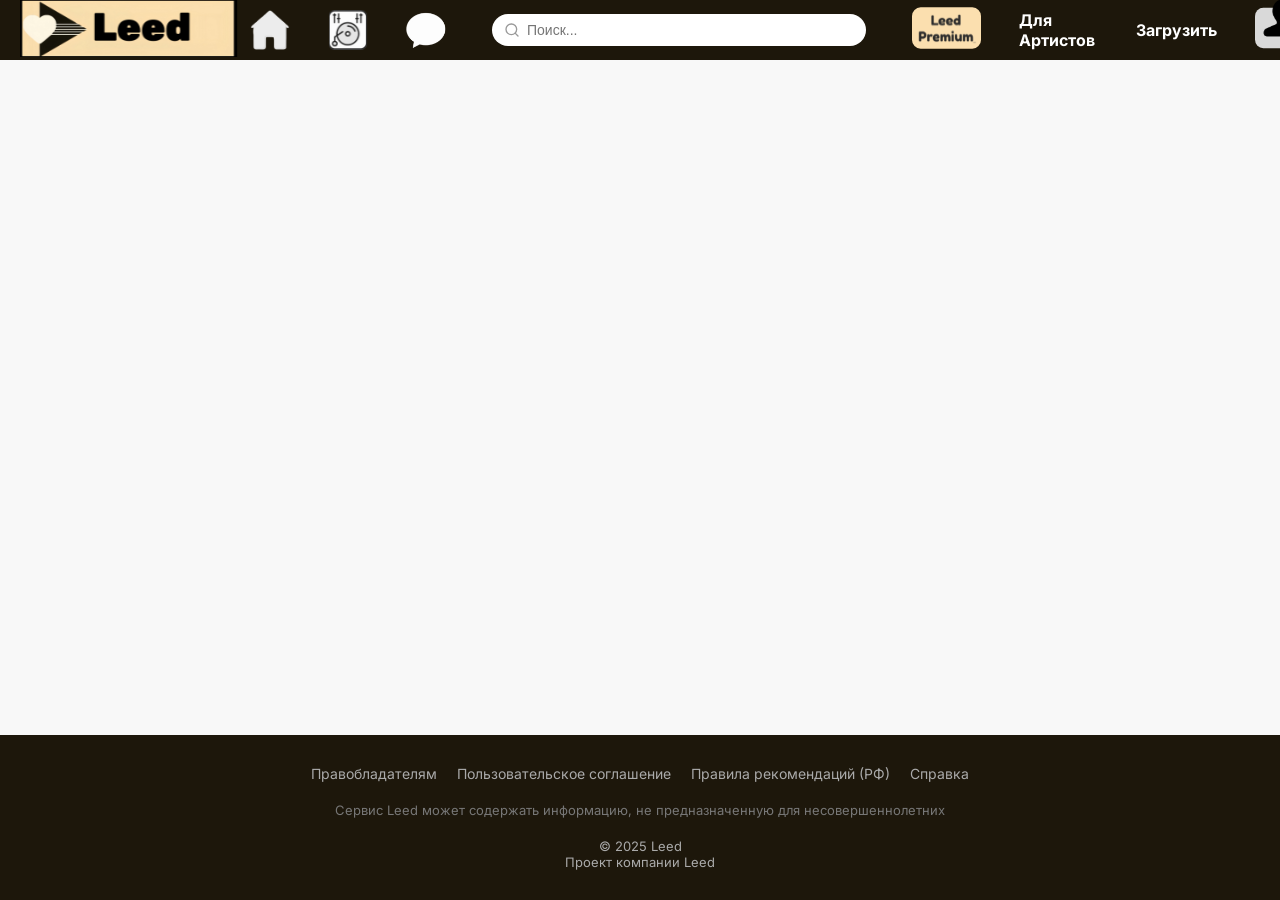
<file: index.html>
<!DOCTYPE html>
<html lang="en">
<head>
    <meta charset="UTF-8">
    <meta name="viewport" content="width=device-width, initial-scale=1.0">
    <title>Document</title>
    <link rel="preconnect" href="https://fonts.googleapis.com">
<link rel="preconnect" href="https://fonts.gstatic.com" crossorigin>
<link href="https://fonts.googleapis.com/css2?family=Inter:ital,opsz,wght@0,14..32,100..900;1,14..32,100..900&display=swap" rel="stylesheet">
    <link rel="stylesheet" href="css/style.css">
</head>
<body>
    <div class="wrapper">
        <header class ="header">
            <div class ="container">
                <div class="header__inner">
                    <a class="logo" href ="#">
                        <img class="logo__img" src="images/logo.svg" alt="">
                    </a>
                    <nav class="menu">
                        <ul class="menu__list">
                            <li class="menu__list-item">
                                <a href="#" class="menu__list-link">
                                    <img class="home__img" src="images/home.svg" alt="">
                                </a>
                            </li>
                            <li class="menu__list-item">
                                <a href="#" class="menu__list-link">
                                    <img class="library__img" src="images/library.svg" alt="">
                                </a>
                            </li>
                            <li class="menu__list-item">
                                <a href="#" class="menu__list-link">
                                    <img class="msgs__img" src="images/messages.svg" alt="">
                                </a>
                            </li>
                            <li class="menu__list-item search-container">
                                <input type="text" class="search-input" placeholder="Поиск...">
                            </li>
                            <li class="menu__list-item">
                                <a href="#" class="menu__list-link">
                                    <div style="position: relative;"> 
                                        <img src="images/bgpremium.svg" alt="" style="width: 100%;" height="100%"> 
                                        <img src="images/premium.svg" alt="" style="position: absolute; top: 10px; left: 3px; width: 90%;"> 
                                    </div> 
                                </a>
                            </li>
                            <li class="menu__list-item">
                                <a href="#" class="menu__list-link">Для Артистов</a>
                            </li>
                            <li class="menu__list-item">
                                <a href="#" class="menu__list-link">Загрузить</a>
                            </li>
                            <li class="menu__list-item">
                                <a href="#" class="menu__list-link">
                                    <div style="position: relative;">
                                        <img class="pfpbg__img" src="images/pfpbg.svg" alt="" style="width: 100%;" height="100%"> 
                                        <img class="pfpempt__img" src="images/profileempty.svg" alt="" style="position: absolute; top: 0; left: 0; width: 100%;">
                                    </div>         
                                </a>
                            </li>
                            <li class="menu__list-item">
                                <a href="#" class="menu__list-link">
                                    <img class="ntfcts__img" src="images/ntfcts.svg" alt="">
                                </a>
                            </li>
                            <li class="menu__list-item">
                                <a href="#" class="menu__list-link">
                                    <img class="stngs__img" src="images/settings.svg" alt="">
                                </a>
                            </li>
                            
                        </ul>
                    </nav>
                </div>
            </div>
        </header>
        <main class="main"></main>
        <footer class="footer">
            <div class="footer__container">
                <div class="footer__text-links">
                    <span class="footer__text">Правобладателям</span>
                    <span class="footer__text">Пользовательское соглашение</span>
                    <span class="footer__text">Правила рекомендаций (РФ)</span>
                    <span class="footer__text">Справка</span>
                </div>
                
                <p class="footer__notice">
                    Сервис Leed может содержать информацию, не предназначенную для несовершеннолетних
                </p>
                
                <p class="footer__copyright">
                    © 2025 Leed<br>
                    Проект компании Leed
                </p>
            </div>
        </footer>
    </div>
    <script>
        document.addEventListener('DOMContentLoaded', function() {
          // Находим поле поиска
          const searchInput = document.querySelector('.search-input');
          
          // Добавляем обработчик события нажатия клавиши
          searchInput.addEventListener('keypress', function(e) {
            // Проверяем, была ли нажата клавиша Enter (код 13)
            if (e.key === 'Enter') {
              // Получаем значение из поля поиска
              const searchQuery = this.value.trim();
              
              // Если поле не пустое
              if (searchQuery) {
                // Перенаправляем на страницу поиска с параметром запроса
                window.location.href = 'search';
              }
            }
          });
        });
        </script>
</body>
</html>
</file>
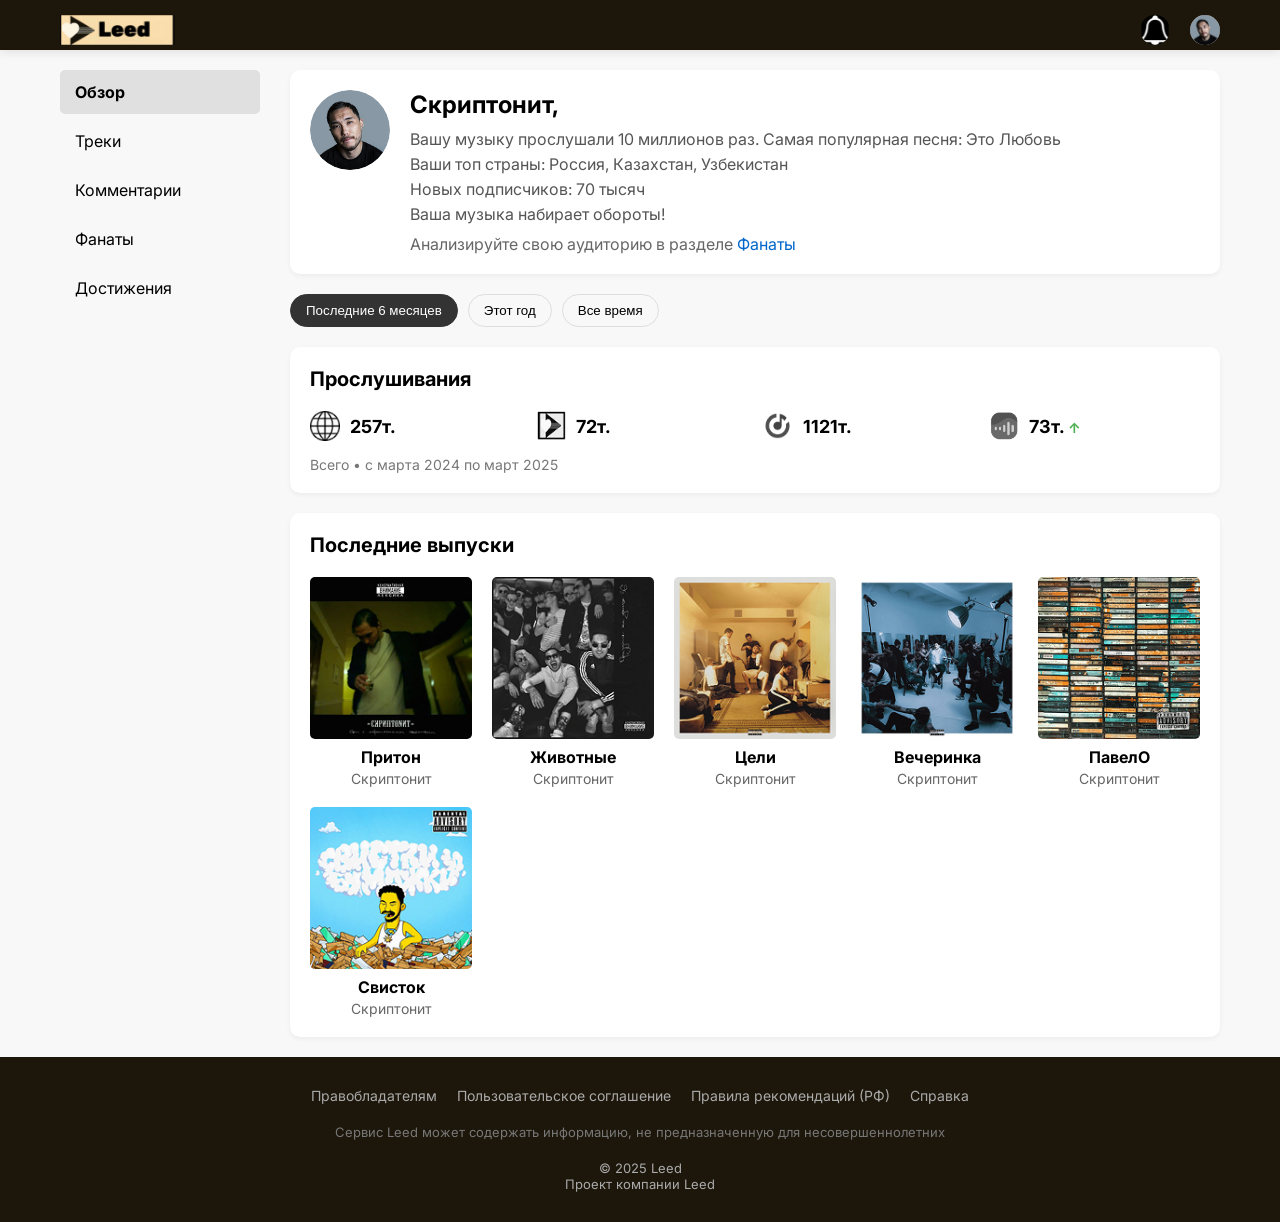
<file: artist.html>
<!DOCTYPE html>
<html lang="en">
<head>
    <meta charset="UTF-8">
    <meta name="viewport" content="width=device-width, initial-scale=1.0">
    <title>Document</title>
    <link rel="preconnect" href="https://fonts.googleapis.com">
<link rel="preconnect" href="https://fonts.gstatic.com" crossorigin>
<link href="https://fonts.googleapis.com/css2?family=Inter:ital,opsz,wght@0,14..32,100..900;1,14..32,100..900&display=swap" rel="stylesheet">
    <link rel="stylesheet" href="css/style.css">
</head>
<body>
    <div class="wrapper">
      <header class="art_header">
        <div class="art_header-container">
          <a href="home2.html" class="art_logo-link">
            <img src="images/logo.svg" alt="Логотип" class="art_logo">
          </a>
          <div class="art_header-actions">
            <a href="#" class="art_notification-link">
              <img src="images/ntfcts.svg" alt="Уведомления" class="art_notification-icon">
            </a>
            <a href="profile.html" class="art_profile-link">
              <img src="images/pfp.jpg" alt="Профиль" class="art_profile-avatar">
            </a>
          </div>
        </div>
      </header>
      <main class="art_dashboard">
        <div class="art_dashboard-container">
          <!-- Левая колонка - меню -->
          <aside class="art_sidebar">
            <nav class="art_sidebar-nav">
              <a href="#" class="art_nav-item art_active">Обзор</a>
              <a href="#" class="art_nav-item">Треки</a>
              <a href="#" class="art_nav-item">Комментарии</a>
              <a href="#" class="art_nav-item">Фанаты</a>
              <a href="#" class="art_nav-item">Достижения</a>
            </nav>
          </aside>
      
          <!-- Правая колонка - контент -->
          <div class="art_content">
            <!-- Блок профиля -->
            <section class="art_profile-section">
              <div class="art_profile-info">
                <img src="images/pfp.jpg" alt="Скриптонит" class="art_artist-avatar">
                <div class="art_profile-stats">
                  <h1 class="art_artist-name">Скриптонит,</h1>
                  <p class="art_stats-text">Вашу музыку прослушали 10 миллионов раз. Самая популярная песня: Это Любовь</p>
                  <p class="art_stats-text">Ваши топ страны: Россия, Казахстан, Узбекистан</p>
                  <p class="art_stats-text">Новых подписчиков: 70 тысяч</p>
                  <p class="art_stats-text">Ваша музыка набирает обороты!</p>
                  <p class="art_stats-link">Анализируйте свою аудиторию в разделе <span class="art_link">Фанаты</span></p>
                </div>
              </div>
            </section>
      
            <!-- Выбор периода -->
            <section class="art_time-period">
              <div class="art_period-selector">
                <button class="art_period-btn art_active">Последние 6 месяцев</button>
                <button class="art_period-btn">Этот год</button>
                <button class="art_period-btn">Все время</button>
              </div>
            </section>
      
            <!-- Статистика прослушиваний -->
            <section class="art_listening-stats">
              <h2 class="art_section-title">Прослушивания</h2>
              <div class="art_stats-grid">
                <div class="art_stat-item">
                  <img src="images/world.png" alt="Платформа 1" class="art_platform-icon">
                  <span class="art_stat-number">257т.</span>
                </div>
                <div class="art_stat-item">
                  <img src="images/leedbw.png" alt="Платформа 2" class="art_platform-icon">
                  <span class="art_stat-number">72т.</span>
                </div>
                <div class="art_stat-item">
                  <img src="images/yandex.png" alt="Платформа 3" class="art_platform-icon">
                  <span class="art_stat-number">1121т.</span>
                </div>
                <div class="art_stat-item">
                  <img src="images/vk.png" alt="Платформа 4" class="art_platform-icon">
                  <span class="art_stat-number">73т.<span class="art_stat-up">↑</span></span>
                </div>
              </div>
              <p class="art_stats-footer">Всего • с марта 2024 по март 2025</p>
            </section>
      
            <!-- Последние релизы -->
            <section class="art_releases-section">
              <h2 class="art_section-title">Последние выпуски</h2>
              <div class="art_releases-grid">
                <div class="art_release-item">
                  <img src="images/priton.jpg" alt="Притон" class="art_release-cover">
                  <div class="art_release-info">
                    <div class="art_release-title">Притон</div>
                    <div class="art_release-artist">Скриптонит</div>
                  </div>
                </div>
                <div class="art_release-item">
                  <img src="images/animals.jpg" alt="Животные" class="art_release-cover">
                  <div class="art_release-info">
                    <div class="art_release-title">Животные</div>
                    <div class="art_release-artist">Скриптонит</div>
                  </div>
                </div>
                <div class="art_release-item">
                  <img src="images/chains.jpg" alt="Цели" class="art_release-cover">
                  <div class="art_release-info">
                    <div class="art_release-title">Цели</div>
                    <div class="art_release-artist">Скриптонит</div>
                  </div>
                </div>
                <div class="art_release-item">
                  <img src="images/party.jpg" alt="Вечеринка" class="art_release-cover">
                  <div class="art_release-info">
                    <div class="art_release-title">Вечеринка</div>
                    <div class="art_release-artist">Скриптонит</div>
                  </div>
                </div>
                <div class="art_release-item">
                  <img src="images/pavel.jpg" alt="ПавелО" class="art_release-cover">
                  <div class="art_release-info">
                    <div class="art_release-title">ПавелО</div>
                    <div class="art_release-artist">Скриптонит</div>
                  </div>
                </div>
                <div class="art_release-item">
                  <img src="images/svistok.jpg" alt="Свисток" class="art_release-cover">
                  <div class="art_release-info">
                    <div class="art_release-title">Свисток</div>
                    <div class="art_release-artist">Скриптонит</div>
                  </div>
                </div>
              </div>
            </section>
          </div>
        </div>
      </main>
          
      <footer class="footer">
        <div class="footer__container">
            <div class="footer__text-links">
                <span class="footer__text">Правобладателям</span>
                <span class="footer__text">Пользовательское соглашение</span>
                <span class="footer__text">Правила рекомендаций (РФ)</span>
                <span class="footer__text">Справка</span>
            </div>
            
            <p class="footer__notice">
                Сервис Leed может содержать информацию, не предназначенную для несовершеннолетних
            </p>
            
            <p class="footer__copyright">
                © 2025 Leed<br>
                Проект компании Leed
            </p>
        </div>
    </footer>
    </div>
  
    <script>
      document.addEventListener('DOMContentLoaded', function() {
            const notificationsBtn = document.querySelector('.art_notification-link').closest('a');
            const notificationsPopup = document.getElementById('notificationsPopup');
            let popupVisible = false;

            // Функция для обновления позиции попапа
            function updatePopupPosition() {
            if (popupVisible) {
                const header = document.querySelector('.art_header');
                const headerRect = header.getBoundingClientRect();
                notificationsPopup.style.top = `${headerRect.bottom + 10}px`;
            }
            }

            // Обработчик клика по иконке уведомлений
            notificationsBtn.addEventListener('click', function(e) {
            e.preventDefault();
            popupVisible = !popupVisible;
            
            if (popupVisible) {
                updatePopupPosition();
                notificationsPopup.style.display = 'block';
            } else {
                notificationsPopup.style.display = 'none';
            }
            });

            // Закрытие попапа при клике вне его области
            document.addEventListener('click', function(e) {
            if (popupVisible && 
                !notificationsPopup.contains(e.target) && 
                !notificationsBtn.contains(e.target)) {
                popupVisible = false;
                notificationsPopup.style.display = 'none';
            }
            });

            // Обновляем позицию при скролле
            window.addEventListener('scroll', function() {
            if (popupVisible) {
                updatePopupPosition();
            }
            });

            // Обновляем позицию при ресайзе
            window.addEventListener('resize', function() {
            if (popupVisible) {
                updatePopupPosition();
            }
            });

            // Обработчик клика по кнопке подписки
            const followButtons = document.querySelectorAll('.notification-follow-btn');
            followButtons.forEach(btn => {
            btn.addEventListener('click', function(e) {
                e.stopPropagation();
                console.log('Подписаться на пользователя');
            });
            });
        });
    </script>
      
    <div class="notifications-popup" id="notificationsPopup">
      <div class="notifications-header">
        <h2 class="notifications-title">Уведомления</h2>
        <a href="settings.html" class="notifications-settings">Настройки</a>
      </div>
      
      <div class="notification-item">
        <img src="images/hanamichi.jpg" alt="Hanamichi" class="notification-avatar">
        <div class="notification-content">
          <p class="notification-text"><strong>Hanamichi</strong> подписался на ваш профиль</p>
          <p class="notification-time">5 минут назад</p>
        </div>
        <img src="images/sub.png" alt="Подписаться" class="notification-follow-btn">
      </div>
      
      <!-- Здесь могут быть дополнительные уведомления -->
    </div>
</body>
</html>
</file>
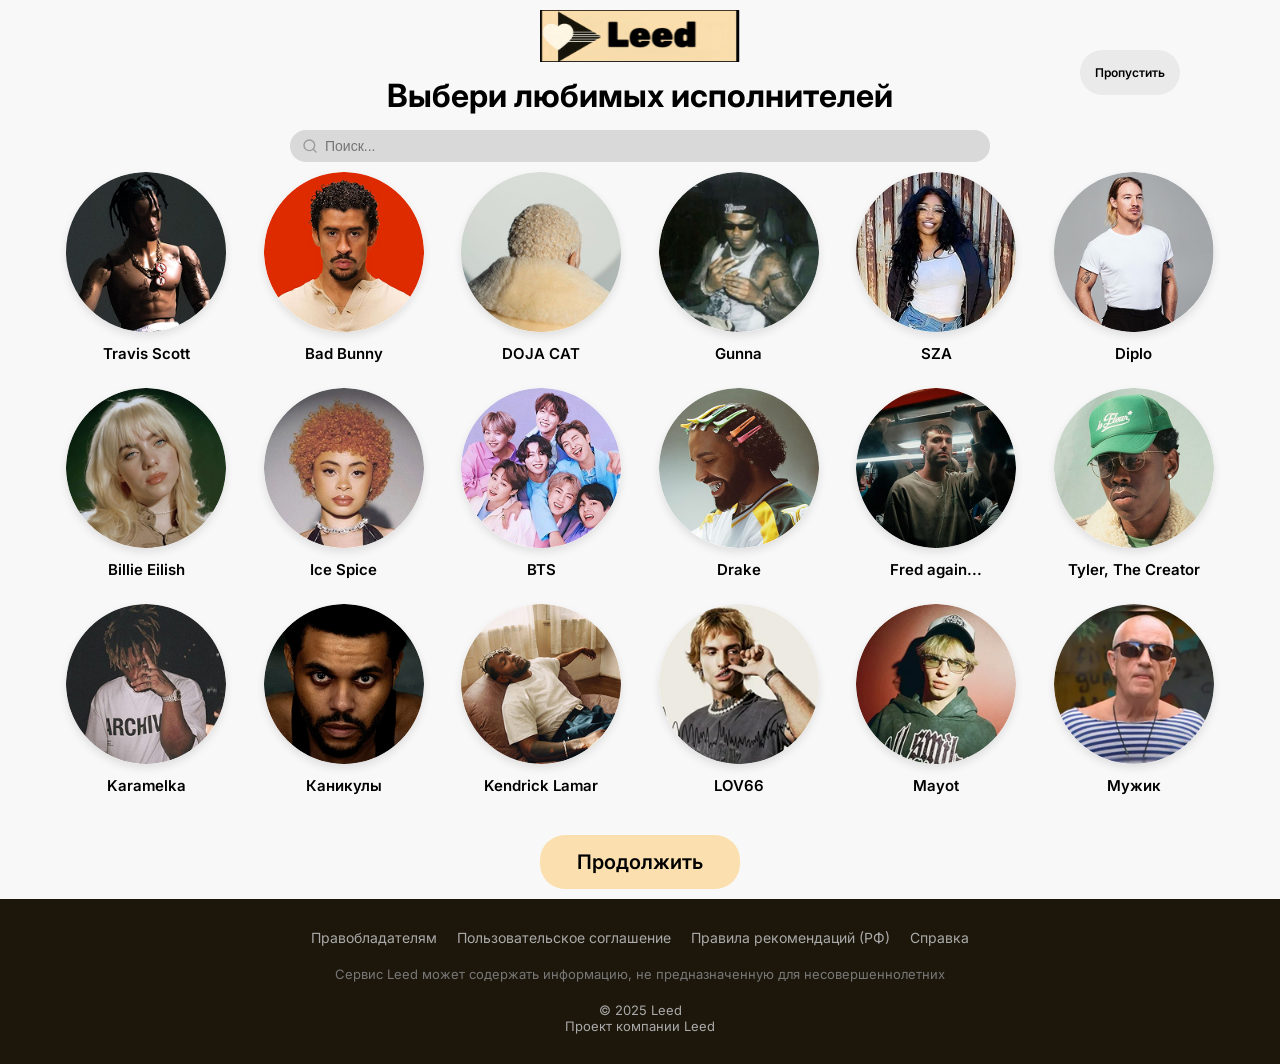
<file: first.html>
<!DOCTYPE html>
<html lang="ru">
<head>
    <meta charset="UTF-8">
    <meta name="viewport" content="width=device-width, initial-scale=1.0">
    <title>Выбери любимых исполнителей</title>
    <link rel="preconnect" href="https://fonts.googleapis.com">
<link rel="preconnect" href="https://fonts.gstatic.com" crossorigin>
<link href="https://fonts.googleapis.com/css2?family=Inter:ital,opsz,wght@0,14..32,100..900;1,14..32,100..900&display=swap" rel="stylesheet">
    <link rel="stylesheet" href="css/style.css">
</head>
<body>
    <div class="wrapper">
        <header class="header">
            <!-- Ваш существующий хедер -->
        </header>
        
        <main class="fmain">
            <div class="form-container">
                <a href="#" class="form-skip-button" id="topSkipButton">Пропустить</a>
                <img src="images/logo.svg" class="flogo" width="200px">
                <h1 class="form-title">Выбери любимых исполнителей</h1>
                <input type="text" class="fsearch-input" placeholder="Поиск...">

                <div class="form-artists-grid">
                    <!-- Первый ряд -->
                    <div class="form-artist-card">
                        <img src="images/trav.jpg" alt="Travis Scott" class="form-artist-image">
                        <div class="form-artist-name">Travis Scott</div>
                    </div>
                    <div class="form-artist-card">
                        <img src="images/bbunny.jpg" alt="Bad Bunny" class="form-artist-image">
                        <div class="form-artist-name">Bad Bunny</div>
                    </div>
                    <div class="form-artist-card">
                        <img src="images/doja.jpg" alt="DOJA CAT" class="form-artist-image">
                        <div class="form-artist-name">DOJA CAT</div>
                    </div>
                    <div class="form-artist-card">
                        <img src="images/gunna.jpg" alt="Gunna" class="form-artist-image">
                        <div class="form-artist-name">Gunna</div>
                    </div>
                    <div class="form-artist-card">
                        <img src="images/sza.jpg" alt="SZA" class="form-artist-image">
                        <div class="form-artist-name">SZA</div>
                    </div>
                    <div class="form-artist-card">
                        <img src="images/diplo.jpg" alt="Diplo" class="form-artist-image">
                        <div class="form-artist-name">Diplo</div>
                    </div>

                    <!-- Второй ряд -->
                    <div class="form-artist-card">
                        <img src="images/billie.jpg" alt="Billie Eilish" class="form-artist-image">
                        <div class="form-artist-name">Billie Eilish</div>
                    </div>
                    <div class="form-artist-card">
                        <img src="images/ispice.jpg" alt="Ice Spice" class="form-artist-image">
                        <div class="form-artist-name">Ice Spice</div>
                    </div>
                    <div class="form-artist-card">
                        <img src="images/bts.jpg" alt="BTS" class="form-artist-image">
                        <div class="form-artist-name">BTS</div>
                    </div>
                    <div class="form-artist-card">
                        <img src="images/drake.jpg" alt="Drake" class="form-artist-image">
                        <div class="form-artist-name">Drake</div>
                    </div>
                    <div class="form-artist-card">
                        <img src="images/fred.jpg" alt="Fred again..." class="form-artist-image">
                        <div class="form-artist-name">Fred again...</div>
                    </div>
                    <div class="form-artist-card">
                        <img src="images/tyler.jpg" alt="Tyler, The Creator" class="form-artist-image">
                        <div class="form-artist-name">Tyler, The Creator</div>
                    </div>

                    <!-- Третий ряд -->
                    <div class="form-artist-card">
                        <img src="images/juice.jpg" alt="Karamelka" class="form-artist-image">
                        <div class="form-artist-name">Karamelka</div>
                    </div>
                    <div class="form-artist-card">
                        <img src="images/wknd.jpg" alt="Каникулы" class="form-artist-image">
                        <div class="form-artist-name">Каникулы</div>
                    </div>
                    <div class="form-artist-card">
                        <img src="images/kdot.jpg" alt="Kendrick Lamar" class="form-artist-image">
                        <div class="form-artist-name">Kendrick Lamar</div>
                    </div>
                    <div class="form-artist-card">
                        <img src="images/lov.jpg" alt="LOV66" class="form-artist-image">
                        <div class="form-artist-name">LOV66</div>
                    </div>
                    <div class="form-artist-card">
                        <img src="images/mayot.jpg" alt="Mayot" class="form-artist-image">
                        <div class="form-artist-name">Mayot</div>
                    </div>
                    <div class="form-artist-card">
                        <img src="images/man.jpg" alt="Мужик" class="form-artist-image">
                        <div class="form-artist-name">Мужик</div>
                    </div>
                </div>

                <a href="#" class="form-continue-button" id="continueButton">Продолжить</a>
            </div>
        </main>

        <footer class="footer">
            <div class="footer__container">
                <div class="footer__text-links">
                    <span class="footer__text">Правобладателям</span>
                    <span class="footer__text">Пользовательское соглашение</span>
                    <span class="footer__text">Правила рекомендаций (РФ)</span>
                    <span class="footer__text">Справка</span>
                </div>
                
                <p class="footer__notice">
                    Сервис Leed может содержать информацию, не предназначенную для несовершеннолетних
                </p>
                
                <p class="footer__copyright">
                    © 2025 Leed<br>
                    Проект компании Leed
                </p>
            </div>
        </footer>
    </div>
    <div class="modal-overlay" id="registrationOverlay">
        <div class="registration-modal" id="registrationModal">
            <div class="modal-content">
                <h2 class="modal-title">Зарегистрируйтесь для пользования всеми функциями приложения</h2>
                <div class="modal-buttons">
                    <a href="home.html" class="modal-btn skip-btn" id="modalSkipBtn">Пропустить</a>
                    <a href="sign.html" class="modal-btn register-btn" id="registerBtn">Регистрация</a>
                </div>
            </div>
        </div>
    </div>
    <script>
        document.addEventListener('DOMContentLoaded', function() {
            // Выбор исполнителей
            const artistCards = document.querySelectorAll('.form-artist-card');
            artistCards.forEach(card => {
                card.addEventListener('click', function() {
                    this.classList.toggle('selected');
                });
            });

            // Работа с модальным окном
            const continueButton = document.getElementById('continueButton');
            const topSkipButton = document.getElementById('topSkipButton');
            const modalOverlay = document.getElementById('registrationOverlay');
            const modal = document.getElementById('registrationModal');
            const modalSkipBtn = document.getElementById('modalSkipBtn');
            
            // Функция для показа модального окна
            function showModal() {
                modalOverlay.style.display = 'block';
                modal.style.display = 'block';
                document.body.style.overflow = 'hidden';
            }
            
            // Функция для скрытия модального окна
            function hideModal() {
                modalOverlay.style.display = 'none';
                modal.style.display = 'none';
                document.body.style.overflow = '';
            }
            
            // Открытие модального окна при нажатии "Продолжить"
            if (continueButton) {
                continueButton.addEventListener('click', function(e) {
                    e.preventDefault();
                    showModal();
                });
            }
            
            // Открытие модального окна при нажатии "Пропустить" вверху
            if (topSkipButton) {
                topSkipButton.addEventListener('click', function(e) {
                    e.preventDefault();
                    showModal();
                });
            }
            
            // Кнопка "Пропустить" в модальном окне
            if (modalSkipBtn) {
                modalSkipBtn.addEventListener('click', hideModal);
            }
            
            // Закрытие при клике на оверлей
            if (modalOverlay) {
                modalOverlay.addEventListener('click', hideModal);
            }
            
            // Предотвращаем закрытие при клике внутри модального окна
            if (modal) {
                modal.addEventListener('click', function(e) {
                    e.stopPropagation();
                });
            }
        });
    </script>
</body>
</html>
</file>
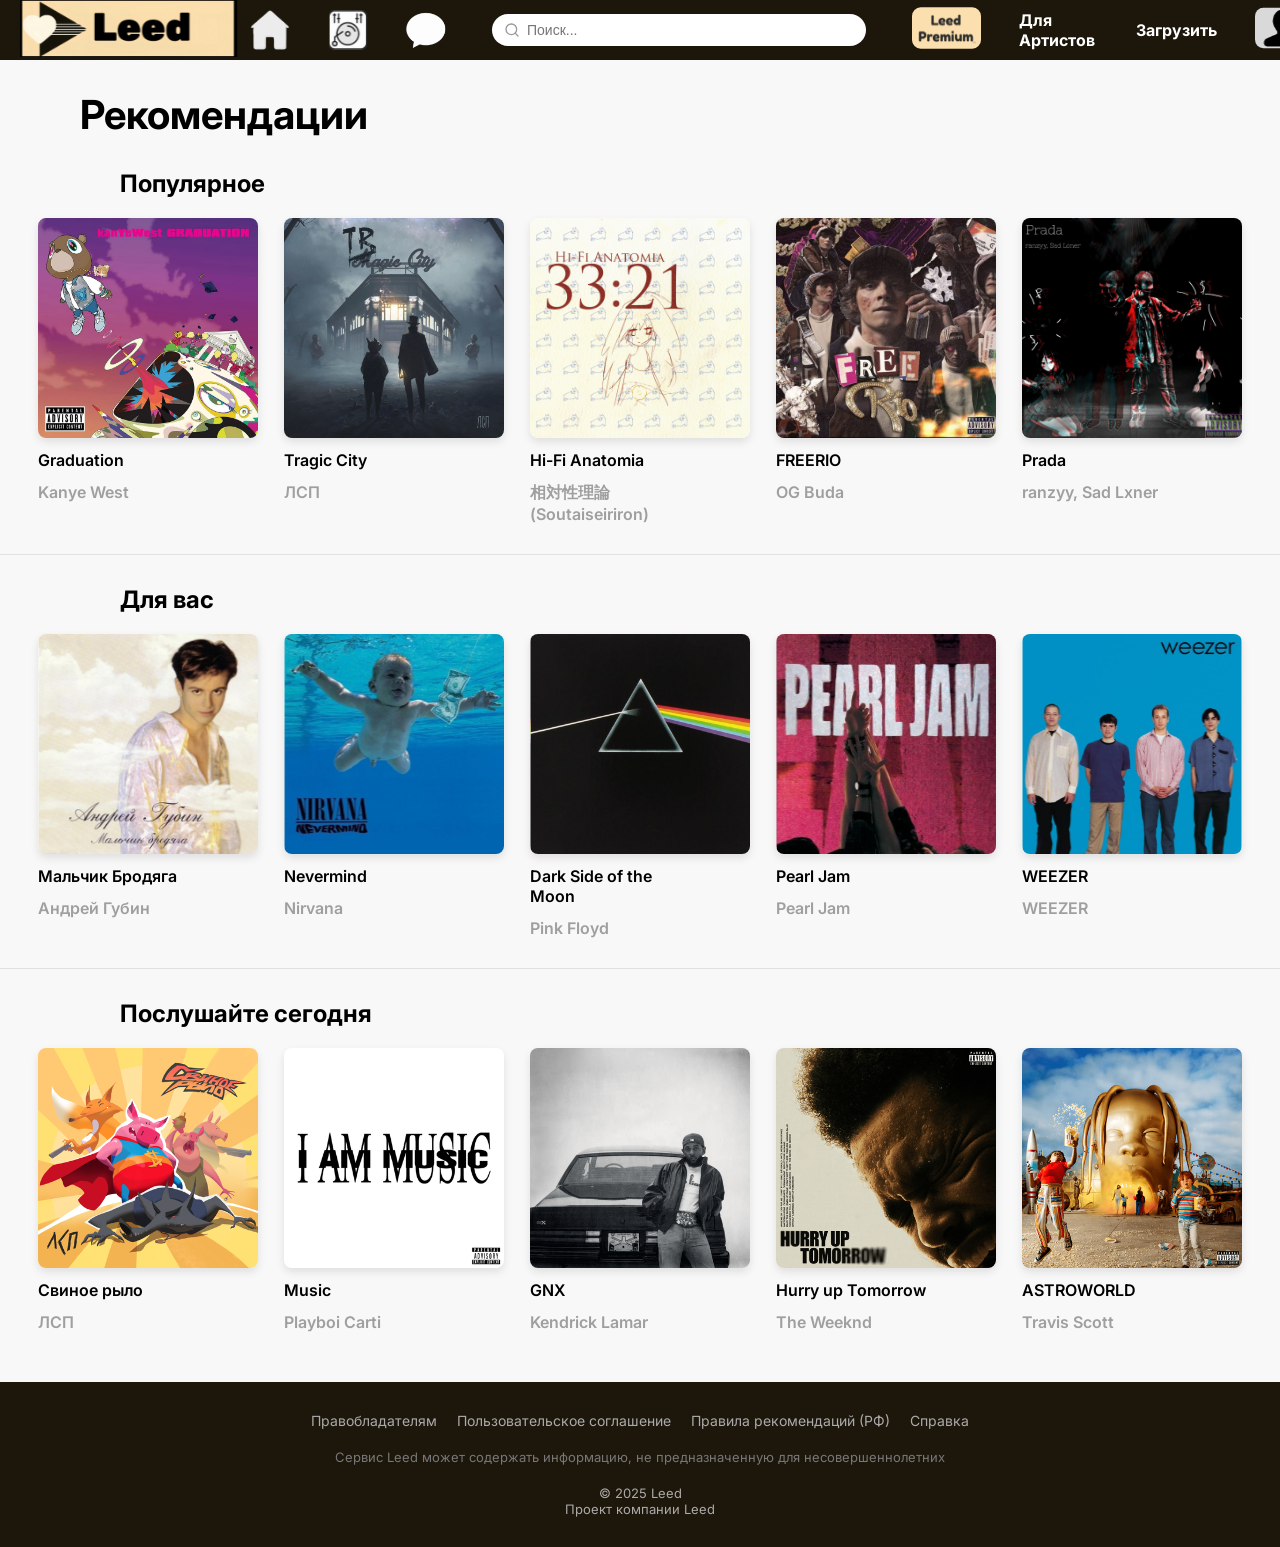
<file: home.html>
<!DOCTYPE html>
<html lang="en">
<head>
    <meta charset="UTF-8">
    <meta name="viewport" content="width=device-width, initial-scale=1.0">
    <title>главная страница гостя</title>
    <link rel="preconnect" href="https://fonts.googleapis.com">
<link rel="preconnect" href="https://fonts.gstatic.com" crossorigin>
<link href="https://fonts.googleapis.com/css2?family=Inter:ital,opsz,wght@0,14..32,100..900;1,14..32,100..900&display=swap" rel="stylesheet">
    <link rel="stylesheet" href="css/style.css">
</head>
<body>
    <div class="wrapper">
        <header class ="header">
            <div class ="container">
                <div class="header__inner">
                    <a class="logo" href ="home.html">
                        <img class="logo__img" src="images/logo.svg" alt="">
                    </a>
                    <nav class="menu">
                        <ul class="menu__list">
                            <li class="menu__list-item">
                                <a href="home.html" class="menu__list-link">
                                    <img class="home__img" src="images/home.svg" alt="">
                                </a>
                            </li>
                            <li class="menu__list-item">
                                <a href="#" class="menu__list-link">
                                    <img class="library__img" src="images/library.svg" alt="">
                                </a>
                            </li>
                            <li class="menu__list-item">
                                <a href="#" class="menu__list-link">
                                    <img class="msgs__img" src="images/messages.svg" alt="">
                                </a>
                            </li>
                            <li class="menu__list-item search-container">
                                <input type="text" class="search-input" placeholder="Поиск...">
                            </li>
                            <li class="menu__list-item">
                                <a href="#" class="menu__list-link">
                                    <div style="position: relative;" class="prem"> 
                                        <img src="images/bgpremium.svg" alt="" style="width: 100%;" height="100%"> 
                                        <img src="images/premium.svg" alt="" style="position: absolute; top: 10px; left: 3px; width: 90%;"> 
                                    </div> 
                                </a>
                            </li>
                            <li class="menu__list-item">
                                <a href="#" class="menu__list-link">Для Артистов</a>
                            </li>
                            <li class="menu__list-item">
                                <a href="#" class="menu__list-link">Загрузить</a>
                            </li>
                            <li class="menu__list-item">
                                <a href="#" class="menu__list-link">
                                    <div style="position: relative;">
                                        <img class="pfpbg__img" src="images/pfpbg.svg" alt="" style="width: 100%;" height="100%"> 
                                        <img class="pfpempt__img" src="images/profileempty.svg" alt="" style="position: absolute; top: 10px; left: 3px; width: 90%;">
                                    </div>         
                                </a>
                            </li>
                            <li class="menu__list-item">
                                <a href="#" class="menu__list-link">
                                    <img class="ntfcts__img" src="images/ntfcts.svg" alt="">
                                </a>
                            </li>
                            <li class="menu__list-item">
                                <a href="#" class="menu__list-link">
                                    <img class="stngs__img" src="images/settings.svg" alt="">
                                </a>
                            </li>
                            
                        </ul>
                    </nav>
                </div>
            </div>
        </header>
        <main class="main">
            <section class="top">
                <div class="main__container">
                    <h1 class="title">
                        Рекомендации
                    </h1>
                    <h1 class="podbor">
                        Популярное
                    </h1>
                    <div class="recommendations-grid">
                        <div class="recommendation-item">
                            <img src="images/graduation.svg" alt="">
                            <p class="album">Graduation</p>
                            <p class="artist">Kanye West</p>
                        </div>
                        <div class="recommendation-item">
                            <img src="images/tragiccity.svg" alt="Augustin Typhon">
                            <p>Tragic City</p>
                            <p class="artist">ЛСП</p>
                        </div>
                        <div class="recommendation-item">
                            <img src="images/anatomia.svg" alt="Nevermind: Nirvassa">
                            <p>Hi-Fi Anatomia</p>
                            <p class="artist">相対性理論 (Soutaiseiriron)</p>
                        </div>
                        <div class="recommendation-item">
                            <img src="images/freerio.svg" alt="Deal: Side of the Moon">
                            <p>FREERIO</p>
                            <p class="artist">OG Buda</p>
                        </div>
                        <a href="player.html" class="recommendation-item">
                            <img src="images/prada.svg" alt="FISHING: Old Build">
                            <p>Prada</p>
                            <p class="artist">ranzyy, Sad Lxner</p>
                        </a>
                    </div>
        
                    
                    <div class="divider"></div>
        
        
                    <h1 class="podbor">
                        Для вас
                    </h1>
                    <div class="recommendations-grid">
                        <div class="recommendation-item">
                            <img src="images/gubin.svg" alt="Маркина Бродяга">
                            <p>Мальчик Бродяга</p>
                            <p class="artist">Андрей Губин</p>
                        </div>
                        <div class="recommendation-item">
                            <img src="images/nevermind.svg" alt="Augustin Typhon">
                            <p>Nevermind</p>
                            <p class="artist">Nirvana</p>
                        </div>
                        <div class="recommendation-item">
                            <img src="images/moon.svg" alt="Nevermind: Nirvassa">
                            <p>Dark Side of the Moon</p>
                            <p class="artist">Pink Floyd</p>
                        </div>
                        <div class="recommendation-item">
                            <img src="images/pearl.svg" alt="Deal: Side of the Moon">
                            <p>Pearl Jam</p>
                            <p class="artist">Pearl Jam</p>
                        </div>
                        <div class="recommendation-item">
                            <img src="images/weezer.svg" alt="FISHING: Old Build">
                            <p>WEEZER</p>
                            <p class="artist">WEEZER</p>
                        </div>
                    </div>
        
                    <div class="divider"></div>
        
        
                    <h1 class="podbor">
                        Послушайте сегодня
                    </h1>
                    <div class="recommendations-grid">
                        <div class="recommendation-item">
                            <img src="images/rilo.svg" alt="Маркина Бродяга">
                            <p>Свиное рыло</p>
                            <p class="artist">ЛСП</p>
                        </div>
                        <div class="recommendation-item">
                            <img src="images/musiccarti.svg" alt="Augustin Typhon">
                            <p>Music</p>
                            <p class="artist">Playboi Carti</p>
                        </div>
                        <div class="recommendation-item">
                            <img src="images/gnx.svg" alt="Nevermind: Nirvassa">
                            <p>GNX</p>
                            <p class="artist">Kendrick Lamar</p>
                        </div>
                        <div class="recommendation-item">
                            <img src="images/wknd.svg" alt="Deal: Side of the Moon">
                            <p>Hurry up Tomorrow</p>
                            <p class="artist">The Weeknd</p>
                        </div>
                        <div class="recommendation-item">
                            <img src="images/astro.svg" alt="FISHING: Old Build">
                            <p>ASTROWORLD</p>
                            <p class="artist">Travis Scott</p>
                        </div>
                    </div>
                </div>
            </section>
        </main>
        <footer class="footer">
            <div class="footer__container">
                <div class="footer__text-links">
                    <span class="footer__text">Правобладателям</span>
                    <span class="footer__text">Пользовательское соглашение</span>
                    <span class="footer__text">Правила рекомендаций (РФ)</span>
                    <span class="footer__text">Справка</span>
                </div>
                
                <p class="footer__notice">
                    Сервис Leed может содержать информацию, не предназначенную для несовершеннолетних
                </p>
                
                <p class="footer__copyright">
                    © 2025 Leed<br>
                    Проект компании Leed
                </p>
            </div>
        </footer>
    </div>
    <script>
        document.addEventListener('DOMContentLoaded', function() {
          // Находим поле поиска
          const searchInput = document.querySelector('.search-input');
          
          // Добавляем обработчик события нажатия клавиши
          searchInput.addEventListener('keypress', function(e) {
            // Проверяем, была ли нажата клавиша Enter (код 13)
            if (e.key === 'Enter') {
              // Получаем значение из поля поиска
              const searchQuery = this.value.trim();
              
              // Если поле не пустое
              if (searchQuery) {
                // Перенаправляем на страницу поиска с параметром запроса
                window.location.href = 'search.html';
              }
            }
          });
        });
        document.addEventListener('DOMContentLoaded', function() {
            const modalOverlay = document.getElementById('registrationOverlay');
            const modal = document.getElementById('registrationModal');
            const skipBtn = document.getElementById('skipBtn');
            
            // Элементы, при клике на которые появляется модальное окно
            const triggerElements = [
                '.library__img',
                '.msgs__img',
                '.prem',
                '.menu__list-link:contains("Для Артистов")',
                '.menu__list-link:contains("Загрузить")',
                '.pfpempt__img',
                '.ntfcts__img',
                '.stngs__img'
            ];
            
            // Добавляем обработчики для всех триггерных элементов
            triggerElements.forEach(selector => {
                // Для текстовых элементов используем другой подход
                if (selector.includes('contains')) {
                const text = selector.match(/contains\("([^"]+)"\)/)[1];
                document.querySelectorAll('.menu__list-link').forEach(el => {
                    if (el.textContent.includes(text)) {
                    el.addEventListener('click', function(e) {
                        if (!e.target.closest('.registration-modal')) {
                        e.preventDefault();
                        showModal();
                        }
                    });
                    }
                });
                } else {
                document.querySelectorAll(selector).forEach(el => {
                    el.closest('a').addEventListener('click', function(e) {
                    if (!e.target.closest('.registration-modal')) {
                        e.preventDefault();
                        showModal();
                    }
                    });
                });
                }
            });
            
            // Показать модальное окно
            function showModal() {
                modalOverlay.style.display = 'block';
                modal.style.display = 'block';
                document.body.style.overflow = 'hidden';
            }
            
            // Скрыть модальное окно
            function hideModal() {
                modalOverlay.style.display = 'none';
                modal.style.display = 'none';
                document.body.style.overflow = '';
            }
            
            // Обработчики кнопок
            skipBtn.addEventListener('click', hideModal);
            
            // Закрытие при клике на оверлей
            modalOverlay.addEventListener('click', hideModal);
            
            // Предотвращаем всплытие события от модального окна
            modal.addEventListener('click', function(e) {
                e.stopPropagation();
            });
            });
    </script>
    <div class="modal-overlay" id="registrationOverlay"></div>
    <div class="registration-modal" id="registrationModal">
      <div class="modal-content">
        <h2 class="modal-title">Зарегистрируйтесь для пользования всеми функциями приложения</h2>
        
        <div class="modal-buttons">
          <button class="modal-btn skip-btn" id="skipBtn">Закрыть</button>
          <a href="sign.html" class="modal-btn register-btn" id="registerBtn">Регистрация</a>
        </div>
      </div>
    </div>
</body>
</html>
</file>
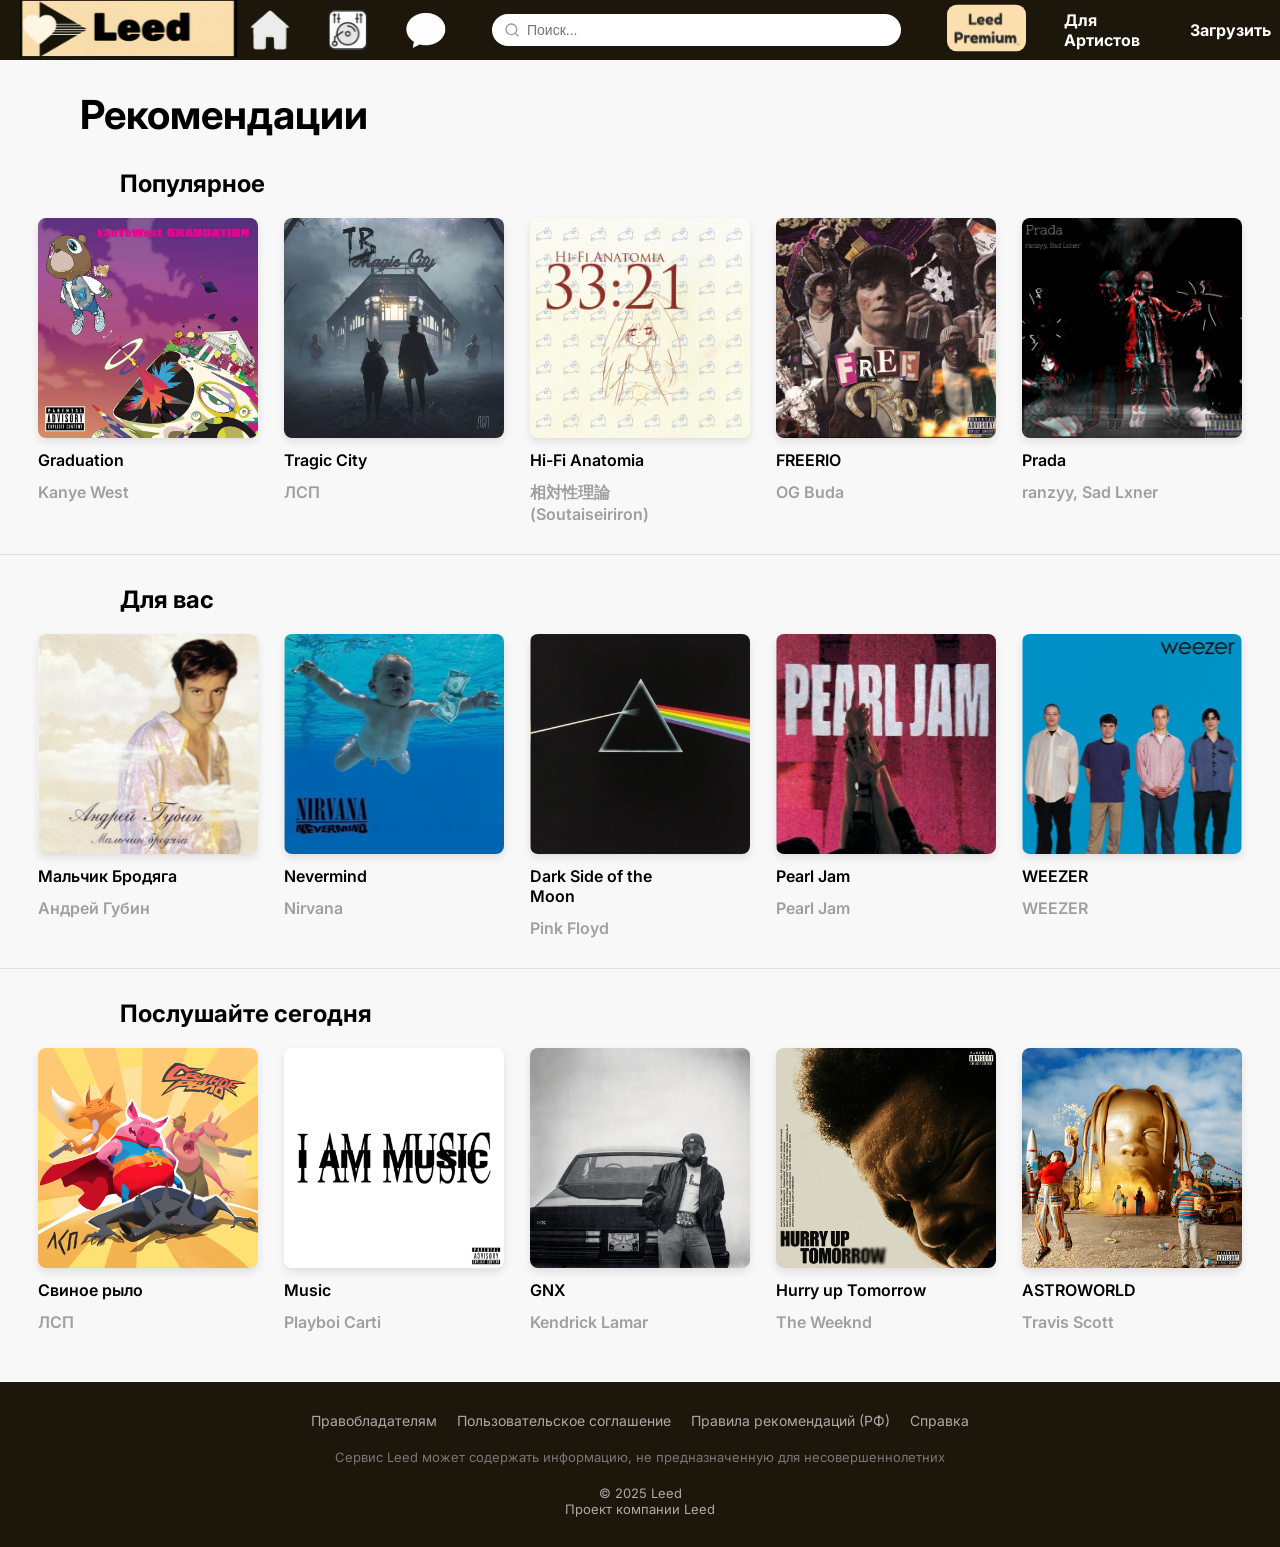
<file: home2.html>
<!DOCTYPE html>
<html lang="en">
<head>
    <meta charset="UTF-8">
    <meta name="viewport" content="width=device-width, initial-scale=1.0">
    <title>Главная страница зарегистированного пользователя</title>
    <link rel="preconnect" href="https://fonts.googleapis.com">
<link rel="preconnect" href="https://fonts.gstatic.com" crossorigin>
<link href="https://fonts.googleapis.com/css2?family=Inter:ital,opsz,wght@0,14..32,100..900;1,14..32,100..900&display=swap" rel="stylesheet">
    <link rel="stylesheet" href="css/style.css">
</head>
<body>
    <div class="wrapper">
        <header class ="header">
            <div class ="container">
                <div class="header__inner">
                    <a class="logo" href ="home2.html">
                        <img class="logo__img" src="images/logo.svg" alt="">
                    </a>
                    <nav class="menu">
                        <ul class="menu__list">
                            <li class="menu__list-item">
                                <a href="home2.html" class="menu__list-link">
                                    <img class="home__img" src="images/home.svg" alt="">
                                </a>
                            </li>
                            <li class="menu__list-item">
                                <a href="library.html" class="menu__list-link">
                                    <img class="library__img" src="images/library.svg" alt="">
                                </a>
                            </li>
                            <li class="menu__list-item">
                                <a href="Messages.html" class="menu__list-link">
                                    <img class="msgs__img" src="images/messages.svg" alt="">
                                </a>
                            </li>
                            <li class="menu__list-item search-container">
                                <input type="text" class="search-input" placeholder="Поиск...">
                            </li>
                            <li class="menu__list-item">
                              <a href="sub.html" class="menu__list-link">
                                  <div style="position: relative;"> 
                                      <img src="images/bgpremium.svg" alt="" style="width: 100%;" height="100%"> 
                                      <img src="images/premium.svg" alt="" style="position: absolute; top: 10px; left: 3px; width: 90%;"> 
                                  </div>  
                              </a>
                          </li>
                            <li class="menu__list-item">
                                <a href="artist.html" class="menu__list-link">Для Артистов</a>
                            </li>
                            <li class="menu__list-item">
                                <span class="menu__list-link">Загрузить</span>
                            </li>
                            <li class="menu__list-item">
                                <a href="profile.html" class="menu__list-link">
                                    <div style="position: relative;">
                                        <img class="pfp__img" src="images/pfp.jpg" alt="" width="100%">
                                    </div>         
                                </a>
                            </li>
                            <li class="menu__list-item">
                                <a href="#" class="menu__list-link">
                                    <img class="ntfcts__img" src="images/ntfcts.svg" alt="">
                                </a>
                            </li>
                            <li class="menu__list-item">
                                <a href="settings.html" class="menu__list-link">
                                    <img class="stngs__img" src="images/settings.svg" alt="">
                                </a>
                            </li>
                            
                        </ul>
                    </nav>
                </div>
            </div>
        </header>
        <main class="main">
            <section class="top">
                <div class="main__container">
                    <h1 class="title">
                        Рекомендации
                    </h1>
                    <h1 class="podbor">
                        Популярное
                    </h1>
                    <div class="recommendations-grid">
                        <div class="recommendation-item">
                            <img src="images/graduation.svg" alt="">
                            <p class="album">Graduation</p>
                            <p class="artist">Kanye West</p>
                        </div>
                        <div class="recommendation-item">
                            <img src="images/tragiccity.svg" alt="Augustin Typhon">
                            <p>Tragic City</p>
                            <p class="artist">ЛСП</p>
                        </div>
                        <div class="recommendation-item">
                            <img src="images/anatomia.svg" alt="Nevermind: Nirvassa">
                            <p>Hi-Fi Anatomia</p>
                            <p class="artist">相対性理論 (Soutaiseiriron)</p>
                        </div>
                        <div class="recommendation-item">
                            <img src="images/freerio.svg" alt="Deal: Side of the Moon">
                            <p>FREERIO</p>
                            <p class="artist">OG Buda</p>
                        </div>
                        <a href="player2.html" class="recommendation-item">
                            <img src="images/prada.svg" alt="FISHING: Old Build">
                            <p>Prada</p>
                            <p class="artist">ranzyy, Sad Lxner</p>
                        </a>
                    </div>
        
                    
                    <div class="divider"></div>
        
        
                    <h1 class="podbor">
                        Для вас
                    </h1>
                    <div class="recommendations-grid">
                        <div class="recommendation-item">
                            <img src="images/gubin.svg" alt="Маркина Бродяга">
                            <p>Мальчик Бродяга</p>
                            <p class="artist">Андрей Губин</p>
                        </div>
                        <div class="recommendation-item">
                            <img src="images/nevermind.svg" alt="Augustin Typhon">
                            <p>Nevermind</p>
                            <p class="artist">Nirvana</p>
                        </div>
                        <div class="recommendation-item">
                            <img src="images/moon.svg" alt="Nevermind: Nirvassa">
                            <p>Dark Side of the Moon</p>
                            <p class="artist">Pink Floyd</p>
                        </div>
                        <div class="recommendation-item">
                            <img src="images/pearl.svg" alt="Deal: Side of the Moon">
                            <p>Pearl Jam</p>
                            <p class="artist">Pearl Jam</p>
                        </div>
                        <div class="recommendation-item">
                            <img src="images/weezer.svg" alt="FISHING: Old Build">
                            <p>WEEZER</p>
                            <p class="artist">WEEZER</p>
                        </div>
                    </div>
        
                    <div class="divider"></div>
        
        
                    <h1 class="podbor">
                        Послушайте сегодня
                    </h1>
                    <div class="recommendations-grid">
                        <div class="recommendation-item">
                            <img src="images/rilo.svg" alt="Маркина Бродяга">
                            <p>Свиное рыло</p>
                            <p class="artist">ЛСП</p>
                        </div>
                        <div class="recommendation-item">
                            <img src="images/musiccarti.svg" alt="Augustin Typhon">
                            <p>Music</p>
                            <p class="artist">Playboi Carti</p>
                        </div>
                        <div class="recommendation-item">
                            <img src="images/gnx.svg" alt="Nevermind: Nirvassa">
                            <p>GNX</p>
                            <p class="artist">Kendrick Lamar</p>
                        </div>
                        <div class="recommendation-item">
                            <img src="images/wknd.svg" alt="Deal: Side of the Moon">
                            <p>Hurry up Tomorrow</p>
                            <p class="artist">The Weeknd</p>
                        </div>
                        <div class="recommendation-item">
                            <img src="images/astro.svg" alt="FISHING: Old Build">
                            <p>ASTROWORLD</p>
                            <p class="artist">Travis Scott</p>
                        </div>
                    </div>
                </div>
            </section>
        </main>
        <footer class="footer">
            <div class="footer__container">
                <div class="footer__text-links">
                    <span class="footer__text">Правобладателям</span>
                    <span class="footer__text">Пользовательское соглашение</span>
                    <span class="footer__text">Правила рекомендаций (РФ)</span>
                    <span class="footer__text">Справка</span>
                </div>
                
                <p class="footer__notice">
                    Сервис Leed может содержать информацию, не предназначенную для несовершеннолетних
                </p>
                
                <p class="footer__copyright">
                    © 2025 Leed<br>
                    Проект компании Leed
                </p>
            </div>
        </footer>
    </div>
    <script>
        document.addEventListener('DOMContentLoaded', function() {
          // Находим поле поиска
          const searchInput = document.querySelector('.search-input');
          
          // Добавляем обработчик события нажатия клавиши
          searchInput.addEventListener('keypress', function(e) {
            // Проверяем, была ли нажата клавиша Enter (код 13)
            if (e.key === 'Enter') {
              // Получаем значение из поля поиска
              const searchQuery = this.value.trim();
              
              // Если поле не пустое
              if (searchQuery) {
                // Перенаправляем на страницу поиска с параметром запроса
                window.location.href = 'search2.html';
              }
            }
          });
        });
        document.addEventListener('DOMContentLoaded', function() {
            const notificationsBtn = document.querySelector('.menu__list-link .ntfcts__img').closest('a');
            const notificationsPopup = document.getElementById('notificationsPopup');
            let popupVisible = false;

            // Функция для обновления позиции попапа
            function updatePopupPosition() {
            if (popupVisible) {
                const header = document.querySelector('.header');
                const headerRect = header.getBoundingClientRect();
                notificationsPopup.style.top = `${headerRect.bottom + 10}px`;
            }
            }

            // Обработчик клика по иконке уведомлений
            notificationsBtn.addEventListener('click', function(e) {
            e.preventDefault();
            popupVisible = !popupVisible;
            
            if (popupVisible) {
                updatePopupPosition();
                notificationsPopup.style.display = 'block';
            } else {
                notificationsPopup.style.display = 'none';
            }
            });

            // Закрытие попапа при клике вне его области
            document.addEventListener('click', function(e) {
            if (popupVisible && 
                !notificationsPopup.contains(e.target) && 
                !notificationsBtn.contains(e.target)) {
                popupVisible = false;
                notificationsPopup.style.display = 'none';
            }
            });

            // Обновляем позицию при скролле
            window.addEventListener('scroll', function() {
            if (popupVisible) {
                updatePopupPosition();
            }
            });

            // Обновляем позицию при ресайзе
            window.addEventListener('resize', function() {
            if (popupVisible) {
                updatePopupPosition();
            }
            });

            // Обработчик клика по кнопке подписки
            const followButtons = document.querySelectorAll('.notification-follow-btn');
            followButtons.forEach(btn => {
            btn.addEventListener('click', function(e) {
                e.stopPropagation();
                console.log('Подписаться на пользователя');
            });
            });
        });
        </script>
        <div class="notifications-popup" id="notificationsPopup">
            <div class="notifications-header">
              <h2 class="notifications-title">Уведомления</h2>
              <a href="settings.html" class="notifications-settings">Настройки</a>
            </div>
            
            <div class="notification-item">
              <img src="images/hanamichi.jpg" alt="Hanamichi" class="notification-avatar">
              <div class="notification-content">
                <p class="notification-text"><strong>Hanamichi</strong> подписался на ваш профиль</p>
                <p class="notification-time">5 минут назад</p>
              </div>
              <img src="images/sub.png" alt="Подписаться" class="notification-follow-btn">
            </div>
            
            <!-- Здесь могут быть дополнительные уведомления -->
          </div>
</body>
</html>
</file>
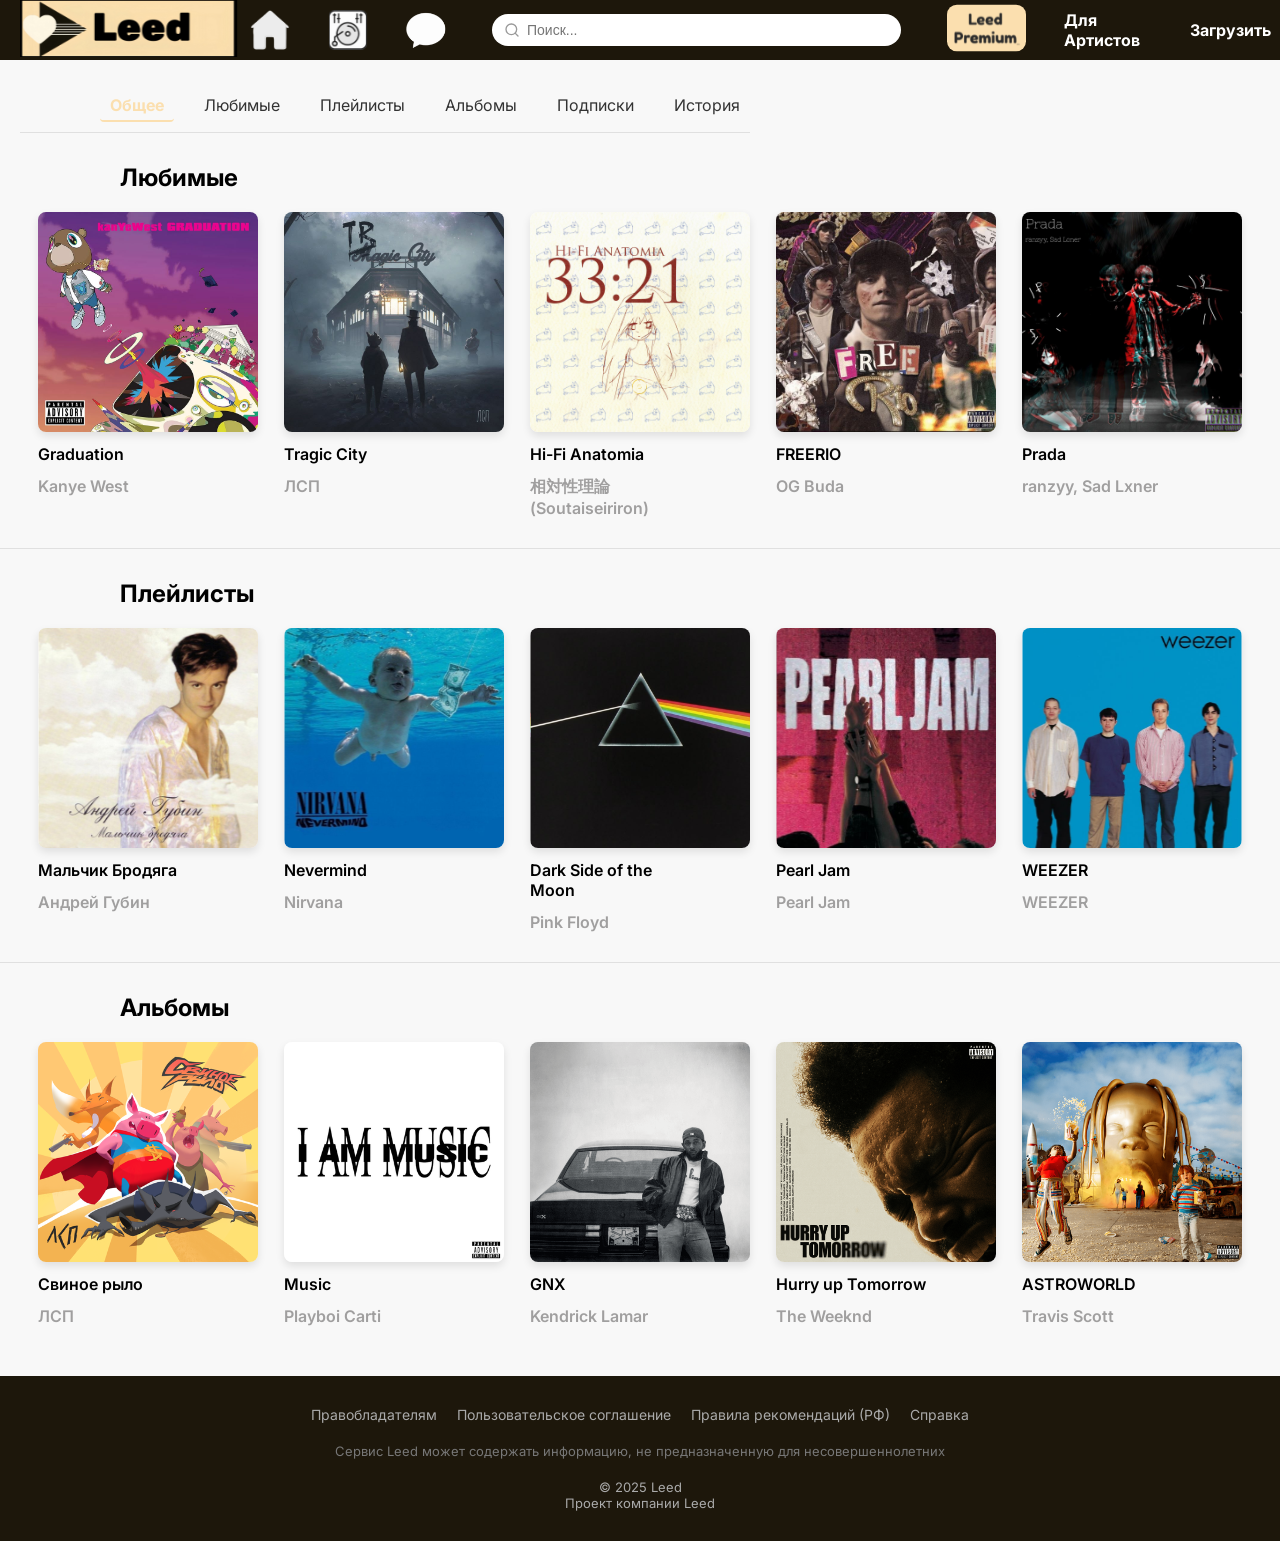
<file: library.html>
<!DOCTYPE html>
<html lang="en">
<head>
    <meta charset="UTF-8">
    <meta name="viewport" content="width=device-width, initial-scale=1.0">
    <title>Библиотека</title>
    <link rel="preconnect" href="https://fonts.googleapis.com">
<link rel="preconnect" href="https://fonts.gstatic.com" crossorigin>
<link href="https://fonts.googleapis.com/css2?family=Inter:ital,opsz,wght@0,14..32,100..900;1,14..32,100..900&display=swap" rel="stylesheet">
    <link rel="stylesheet" href="css/style.css">
</head>
<body>
    <div class="wrapper">
        <header class ="header">
            <div class ="container">
                <div class="header__inner">
                    <a class="logo" href ="home2.html">
                        <img class="logo__img" src="images/logo.svg" alt="">
                    </a>
                    <nav class="menu">
                        <ul class="menu__list">
                            <li class="menu__list-item">
                                <a href="home2.html" class="menu__list-link">
                                    <img class="home__img" src="images/home.svg" alt="">
                                </a>
                            </li>
                            <li class="menu__list-item">
                                <a href="library.html" class="menu__list-link">
                                    <img class="library__img" src="images/library.svg" alt="">
                                </a>
                            </li>
                            <li class="menu__list-item">
                                <a href="Messages.html" class="menu__list-link">
                                    <img class="msgs__img" src="images/messages.svg" alt="">
                                </a>
                            </li>
                            <li class="menu__list-item search-container">
                                <input type="text" class="search-input" placeholder="Поиск...">
                            </li>
                            <li class="menu__list-item">
                              <a href="sub.html" class="menu__list-link">
                                  <div style="position: relative;"> 
                                      <img src="images/bgpremium.svg" alt="" style="width: 100%;" height="100%"> 
                                      <img src="images/premium.svg" alt="" style="position: absolute; top: 10px; left: 3px; width: 90%;"> 
                                  </div>  
                              </a>
                          </li>
                            <li class="menu__list-item">
                                <a href="artist.html" class="menu__list-link">Для Артистов</a>
                            </li>
                            <li class="menu__list-item">
                                <a href="#" class="menu__list-link">Загрузить</a>
                            </li>
                            <li class="menu__list-item">
                                <a href="profile.html" class="menu__list-link">
                                    <div style="position: relative;">
                                        <img class="pfp__img" src="images/pfp.jpg" alt="" width="100%">
                                    </div>         
                                </a>
                            </li>
                            <li class="menu__list-item">
                                <a href="#" class="menu__list-link">
                                    <img class="ntfcts__img" src="images/ntfcts.svg" alt="">
                                </a>
                            </li>
                            <li class="menu__list-item">
                                <a href="settings.html" class="menu__list-link">
                                    <img class="stngs__img" src="images/settings.svg" alt="">
                                </a>
                            </li>
                            
                        </ul>
                    </nav>
                </div>
            </div>
        </header>
        <main class="main">
            <section class="top">
                <div class="artist-info">
                    <div class="library-tabs">
                        <span class="tab active">Общее</span>  
                        <span class="tab">Любимые</span>
                        <span class="tab">Плейлисты</span>
                        <span class="tab">Альбомы</span>
                        <span class="tab">Подписки</span>
                        <span class="tab">История</span>
                    </div>
                </div>
                    <h1 class="podbor">
                        Любимые
                    </h1>
                    <div class="recommendations-grid">
                        <div class="recommendation-item">
                            <img src="images/graduation.svg" alt="">
                            <p class="album">Graduation</p>
                            <p class="artist">Kanye West</p>
                        </div>
                        <div class="recommendation-item">
                            <img src="images/tragiccity.svg" alt="Augustin Typhon">
                            <p>Tragic City</p>
                            <p class="artist">ЛСП</p>
                        </div>
                        <div class="recommendation-item">
                            <img src="images/anatomia.svg" alt="Nevermind: Nirvassa">
                            <p>Hi-Fi Anatomia</p>
                            <p class="artist">相対性理論 (Soutaiseiriron)</p>
                        </div>
                        <div class="recommendation-item">
                            <img src="images/freerio.svg" alt="Deal: Side of the Moon">
                            <p>FREERIO</p>
                            <p class="artist">OG Buda</p>
                        </div>
                        <a href="player2.html" class="recommendation-item">
                            <img src="images/prada.svg" alt="FISHING: Old Build">
                            <p>Prada</p>
                            <p class="artist">ranzyy, Sad Lxner</p>
                        </a>
                    </div>
        
                    
                    <div class="divider"></div>
        
        
                    <h1 class="podbor">
                        Плейлисты
                    </h1>
                    <div class="recommendations-grid">
                        <div class="recommendation-item">
                            <img src="images/gubin.svg" alt="Маркина Бродяга">
                            <p>Мальчик Бродяга</p>
                            <p class="artist">Андрей Губин</p>
                        </div>
                        <div class="recommendation-item">
                            <img src="images/nevermind.svg" alt="Augustin Typhon">
                            <p>Nevermind</p>
                            <p class="artist">Nirvana</p>
                        </div>
                        <div class="recommendation-item">
                            <img src="images/moon.svg" alt="Nevermind: Nirvassa">
                            <p>Dark Side of the Moon</p>
                            <p class="artist">Pink Floyd</p>
                        </div>
                        <div class="recommendation-item">
                            <img src="images/pearl.svg" alt="Deal: Side of the Moon">
                            <p>Pearl Jam</p>
                            <p class="artist">Pearl Jam</p>
                        </div>
                        <div class="recommendation-item">
                            <img src="images/weezer.svg" alt="FISHING: Old Build">
                            <p>WEEZER</p>
                            <p class="artist">WEEZER</p>
                        </div>
                    </div>
        
                    <div class="divider"></div>
        
        
                    <h1 class="podbor">
                        Альбомы
                    </h1>
                    <div class="recommendations-grid">
                        <div class="recommendation-item">
                            <img src="images/rilo.svg" alt="Маркина Бродяга">
                            <p>Свиное рыло</p>
                            <p class="artist">ЛСП</p>
                        </div>
                        <div class="recommendation-item">
                            <img src="images/musiccarti.svg" alt="Augustin Typhon">
                            <p>Music</p>
                            <p class="artist">Playboi Carti</p>
                        </div>
                        <div class="recommendation-item">
                            <img src="images/gnx.svg" alt="Nevermind: Nirvassa">
                            <p>GNX</p>
                            <p class="artist">Kendrick Lamar</p>
                        </div>
                        <div class="recommendation-item">
                            <img src="images/wknd.svg" alt="Deal: Side of the Moon">
                            <p>Hurry up Tomorrow</p>
                            <p class="artist">The Weeknd</p>
                        </div>
                        <div class="recommendation-item">
                            <img src="images/astro.svg" alt="FISHING: Old Build">
                            <p>ASTROWORLD</p>
                            <p class="artist">Travis Scott</p>
                        </div>
                    </div>
                </div>
            </section>
        </main>
        <footer class="footer">
            <div class="footer__container">
                <div class="footer__text-links">
                    <span class="footer__text">Правобладателям</span>
                    <span class="footer__text">Пользовательское соглашение</span>
                    <span class="footer__text">Правила рекомендаций (РФ)</span>
                    <span class="footer__text">Справка</span>
                </div>
                
                <p class="footer__notice">
                    Сервис Leed может содержать информацию, не предназначенную для несовершеннолетних
                </p>
                
                <p class="footer__copyright">
                    © 2025 Leed<br>
                    Проект компании Leed
                </p>
            </div>
        </footer>
    </div>
    <script>
        document.addEventListener('DOMContentLoaded', function() {
          // Находим поле поиска
          const searchInput = document.querySelector('.search-input');
          
          // Добавляем обработчик события нажатия клавиши
          searchInput.addEventListener('keypress', function(e) {
            // Проверяем, была ли нажата клавиша Enter (код 13)
            if (e.key === 'Enter') {
              // Получаем значение из поля поиска
              const searchQuery = this.value.trim();
              
              // Если поле не пустое
              if (searchQuery) {
                // Перенаправляем на страницу поиска с параметром запроса
                window.location.href = 'search2.html';
              }
            }
          });
        });
        document.addEventListener('DOMContentLoaded', function() {
            const notificationsBtn = document.querySelector('.menu__list-link .ntfcts__img').closest('a');
            const notificationsPopup = document.getElementById('notificationsPopup');
            let popupVisible = false;

            // Функция для обновления позиции попапа
            function updatePopupPosition() {
            if (popupVisible) {
                const header = document.querySelector('.header');
                const headerRect = header.getBoundingClientRect();
                notificationsPopup.style.top = `${headerRect.bottom + 10}px`;
            }
            }

            // Обработчик клика по иконке уведомлений
            notificationsBtn.addEventListener('click', function(e) {
            e.preventDefault();
            popupVisible = !popupVisible;
            
            if (popupVisible) {
                updatePopupPosition();
                notificationsPopup.style.display = 'block';
            } else {
                notificationsPopup.style.display = 'none';
            }
            });

            // Закрытие попапа при клике вне его области
            document.addEventListener('click', function(e) {
            if (popupVisible && 
                !notificationsPopup.contains(e.target) && 
                !notificationsBtn.contains(e.target)) {
                popupVisible = false;
                notificationsPopup.style.display = 'none';
            }
            });

            // Обновляем позицию при скролле
            window.addEventListener('scroll', function() {
            if (popupVisible) {
                updatePopupPosition();
            }
            });

            // Обновляем позицию при ресайзе
            window.addEventListener('resize', function() {
            if (popupVisible) {
                updatePopupPosition();
            }
            });

            // Обработчик клика по кнопке подписки
            const followButtons = document.querySelectorAll('.notification-follow-btn');
            followButtons.forEach(btn => {
            btn.addEventListener('click', function(e) {
                e.stopPropagation();
                console.log('Подписаться на пользователя');
            });
            });
        });
        </script>
        <div class="notifications-popup" id="notificationsPopup">
            <div class="notifications-header">
              <h2 class="notifications-title">Уведомления</h2>
              <a href="settings.html" class="notifications-settings">Настройки</a>
            </div>
            
            <div class="notification-item">
              <img src="images/hanamichi.jpg" alt="Hanamichi" class="notification-avatar">
              <div class="notification-content">
                <p class="notification-text"><strong>Hanamichi</strong> подписался на ваш профиль</p>
                <p class="notification-time">5 минут назад</p>
              </div>
              <img src="images/sub.png" alt="Подписаться" class="notification-follow-btn">
            </div>
            
            <!-- Здесь могут быть дополнительные уведомления -->
          </div>
</body>
</html>
</file>
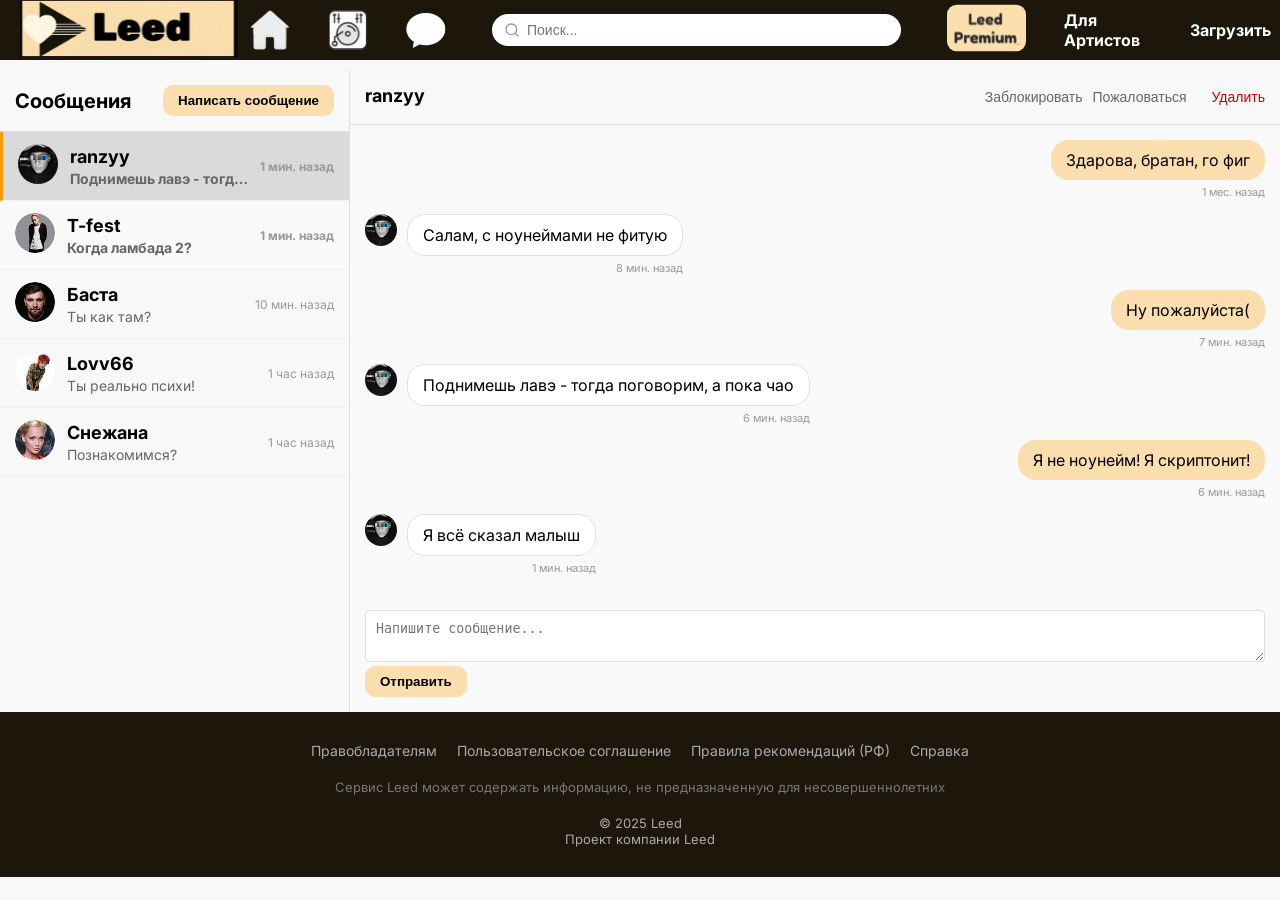
<file: Messages.html>
<!DOCTYPE html>
<html lang="en">
<head>
    <meta charset="UTF-8">
    <meta name="viewport" content="width=device-width, initial-scale=1.0">
    <title>Document</title>
    <link rel="preconnect" href="https://fonts.googleapis.com">
    <link rel="preconnect" href="https://fonts.gstatic.com" crossorigin>
    <link href="https://fonts.googleapis.com/css2?family=Inter:ital,opsz,wght@0,14..32,100..900;1,14..32,100..900&display=swap" rel="stylesheet">
    <link rel="stylesheet" href="css/style.css">
</head>
<body>
    <div class="wrapper">
      <header class="header">
        <div class="container">
            <div class="header__inner">
                <a class="logo" href="home2.html">
                    <img class="logo__img" src="images/logo.svg" alt="">
                </a>
                <nav class="menu">
                    <ul class="menu__list">
                        <li class="menu__list-item">
                            <a href="home2.html" class="menu__list-link">
                                <img class="home__img" src="images/home.svg" alt="">
                            </a>
                        </li>
                        <li class="menu__list-item">
                            <a href="library.html" class="menu__list-link">
                                <img class="library__img" src="images/library.svg" alt="">
                            </a>
                        </li>
                        <li class="menu__list-item">
                            <a href="Messages.html" class="menu__list-link">
                                <img class="msgs__img" src="images/messages.svg" alt="">
                            </a>
                        </li>
                        <li class="menu__list-item search-container">
                            <input type="text" class="search-input" placeholder="Поиск...">
                        </li>
                        <li class="menu__list-item">
                          <a href="sub.html" class="menu__list-link">
                              <div style="position: relative;"> 
                                  <img src="images/bgpremium.svg" alt="" style="width: 100%;" height="100%"> 
                                  <img src="images/premium.svg" alt="" style="position: absolute; top: 10px; left: 3px; width: 90%;"> 
                              </div>  
                          </a>
                      </li>
                        <li class="menu__list-item">
                            <a href="artist.html" class="menu__list-link">Для Артистов</a>
                        </li>
                        <li class="menu__list-item">
                          <span class="menu__list-link">Загрузить</span>
                        </li>
                        <li class="menu__list-item">
                            <a href="profile.html" class="menu__list-link">
                                <div style="position: relative;">
                                    <img class="pfp__img" src="images/pfp.jpg" alt="" width="100%">
                                </div>         
                            </a>
                        </li>
                        <li class="menu__list-item">
                          <a href="#" class="menu__list-link">
                              <img class="ntfcts__img" src="images/ntfcts.svg" alt="">
                          </a>
                        </li>
                        <li class="menu__list-item">
                            <a href="settings.html" class="menu__list-link">
                                <img class="stngs__img" src="images/settings.svg" alt="">
                            </a>
                        </li>
                    </ul>
                </nav>
            </div>
        </div>
    </header>
        <main class="messages-page">
            <div class="messages-container">
              <!-- Левая колонка со списком чатов -->
              <div class="chats-column">
                <div class="messages-header">
                  <h1>Сообщения</h1>
                  <button class="new-message-btn">Написать сообщение</button>
                </div>
                
                <div class="chats-list">
                    <div class="chat-item active unread"> 
                        <div class="chat-avatar">
                          <img src="images/ranzyy.jpg" alt="Гап`глу">
                        </div>
                        <div class="chat-content">
                          <div class="chat-name">ranzyy</div>
                          <div class="chat-preview">Поднимешь лавэ - тогда пог...</div>
                        </div>
                        <div class="chat-time">1 мин. назад</div>
                    </div>
                  
                  <div class="chat-item unread">    
                    <div class="chat-avatar">
                      <img src="images/tfest.jpg" alt="T-fest">
                    </div>
                    <div class="chat-content">
                      <div class="chat-name">T-fest</div>
                      <div class="chat-preview">Когда ламбада 2?</div>
                    </div>
                    <div class="chat-time">1 мин. назад</div>
                  </div>
                  
                  <div class="chat-item">
                    <div class="chat-avatar">
                      <img src="images/basta.jpg" alt="Баста">
                    </div>
                    <div class="chat-content">
                      <div class="chat-name">Баста</div>
                      <div class="chat-preview">Ты как там?</div>
                    </div>
                    <div class="chat-time">10 мин. назад</div>
                  </div>
                  
                  <div class="chat-item">
                    <div class="chat-avatar">
                      <img src="images/lov66.jpg" alt="Lovv66">
                    </div>
                    <div class="chat-content">
                      <div class="chat-name">Lovv66</div>
                      <div class="chat-preview">Ты реально психи!</div>
                    </div>
                    <div class="chat-time">1 час назад</div>
                  </div>

                  <div class="chat-item">
                    <div class="chat-avatar">
                      <img src="images/woman.jpg" alt="Lovv66">
                    </div>
                    <div class="chat-content">
                      <div class="chat-name">Снежана</div>
                      <div class="chat-preview">Познакомимся?</div>
                    </div>
                    <div class="chat-time">1 час назад</div>
                  </div>
                </div>
              </div>
              
              <!-- Правая колонка с открытым чатом -->
              <div class="chat-column">
                <div class="chat-header">
                  <div class="chat-info">
                    <div class="chat-name">ranzyy</div>
                    <div class="chat-actions">
                      <button class="chat-action-btn">Заблокировать</button>
                      <button class="chat-action-btn">Пожаловаться</button>
                      <button class="chat-delete-btn">Удалить</button>
                    </div>
                  </div>
                </div>
                
                <div class="chat-messages">
                    <div class="message sent">
                        <div class="message-content">
                          <div class="message-text">Здарова, братан, го фиг</div>
                          <div class="message-time">1 мес. назад</div>
                        </div>
                      </div>
                      
                    <div class="message received">
                        <div class="message-avatar">
                          <img src="images/ranzyy.jpg" alt="Гап`глу">
                        </div>
                        <div class="message-content">
                          <div class="message-text">Салам, с ноунеймами не фитую</div>
                          <div class="message-time">8 мин. назад</div>
                        </div>
                    </div>
                    <div class="message sent">
                        <div class="message-content">
                          <div class="message-text">Ну пожалуйста(</div>
                          <div class="message-time">7 мин. назад</div>
                        </div>
                    </div>

                    <div class="message received">
                        <div class="message-avatar">
                          <img src="images/ranzyy.jpg" alt="Гап`глу">
                        </div>
                        <div class="message-content">
                          <div class="message-text">Поднимешь лавэ - тогда поговорим, а пока чао</div>
                          <div class="message-time">6 мин. назад</div>
                        </div>
                    </div>

                    <div class="message sent">
                        <div class="message-content">
                            <div class="message-text">Я не ноунейм! Я скриптонит!</div>
                            <div class="message-time">6 мин. назад</div>
                        </div>
                    </div>

                    <div class="message received">
                        <div class="message-avatar">
                          <img src="images/ranzyy.jpg" alt="Гап`глу">
                        </div>
                        <div class="message-content">
                          <div class="message-text">Я всё сказал малыш</div>
                          <div class="message-time">1 мин. назад</div>
                        </div>
                    </div>
                    <div class="message-form">
                        <textarea placeholder="Напишите сообщение..." style="width: 100%; padding: 10px; border: 1px solid #ddd; border-radius: 4px; margin-top: 20px;"></textarea>
                        <button class="new-message-btn">Отправить</button>
                    </div>
                </div>
              </div>
            </div>
        </main>
        <footer class="footer">
          <div class="footer__container">
              <div class="footer__text-links">
                  <span class="footer__text">Правобладателям</span>
                  <span class="footer__text">Пользовательское соглашение</span>
                  <span class="footer__text">Правила рекомендаций (РФ)</span>
                  <span class="footer__text">Справка</span>
              </div>
              
              <p class="footer__notice">
                  Сервис Leed может содержать информацию, не предназначенную для несовершеннолетних
              </p>
              
              <p class="footer__copyright">
                  © 2025 Leed<br>
                  Проект компании Leed
              </p>
          </div>
      </footer>
    </div>
    <script>
      document.addEventListener('DOMContentLoaded', function() {
        const searchInput = document.querySelector('.search-input');
        searchInput.addEventListener('keypress', function(e) {
          if (e.key === 'Enter') {
            const searchQuery = this.value.trim();
            if (searchQuery) {
              window.location.href = 'search2.html';
            }
          }
        });
      });
      document.addEventListener('DOMContentLoaded', function() {
        const notificationsBtn = document.querySelector('.menu__list-link .ntfcts__img').closest('a');
        const notificationsPopup = document.getElementById('notificationsPopup');
        let popupVisible = false;

        // Функция для обновления позиции попапа
        function updatePopupPosition() {
          if (popupVisible) {
            const header = document.querySelector('.header');
            const headerRect = header.getBoundingClientRect();
            notificationsPopup.style.top = `${headerRect.bottom + 10}px`;
          }
        }

        // Обработчик клика по иконке уведомлений
        notificationsBtn.addEventListener('click', function(e) {
          e.preventDefault();
          popupVisible = !popupVisible;
          
          if (popupVisible) {
            updatePopupPosition();
            notificationsPopup.style.display = 'block';
          } else {
            notificationsPopup.style.display = 'none';
          }
        });

        // Закрытие попапа при клике вне его области
        document.addEventListener('click', function(e) {
          if (popupVisible && 
              !notificationsPopup.contains(e.target) && 
              !notificationsBtn.contains(e.target)) {
            popupVisible = false;
            notificationsPopup.style.display = 'none';
          }
        });

        // Обновляем позицию при скролле
        window.addEventListener('scroll', function() {
          if (popupVisible) {
            updatePopupPosition();
          }
        });

        // Обновляем позицию при ресайзе
        window.addEventListener('resize', function() {
          if (popupVisible) {
            updatePopupPosition();
          }
        });

        // Обработчик клика по кнопке подписки
        const followButtons = document.querySelectorAll('.notification-follow-btn');
        followButtons.forEach(btn => {
          btn.addEventListener('click', function(e) {
            e.stopPropagation();
            console.log('Подписаться на пользователя');
          });
        });
      });
    </script>
    <div class="notifications-popup" id="notificationsPopup">
      <div class="notifications-header">
        <h2 class="notifications-title">Уведомления</h2>
        <a href="settings.html" class="notifications-settings">Настройки</a>
      </div>
      
      <div class="notification-item">
        <img src="images/hanamichi.jpg" alt="Hanamichi" class="notification-avatar">
        <div class="notification-content">
          <p class="notification-text"><strong>Hanamichi</strong> подписался на ваш профиль</p>
          <p class="notification-time">5 минут назад</p>
        </div>
        <img src="images/sub.png" alt="Подписаться" class="notification-follow-btn">
      </div>
      
      <!-- Здесь могут быть дополнительные уведомления -->
    </div>
</body>
</html>
</file>
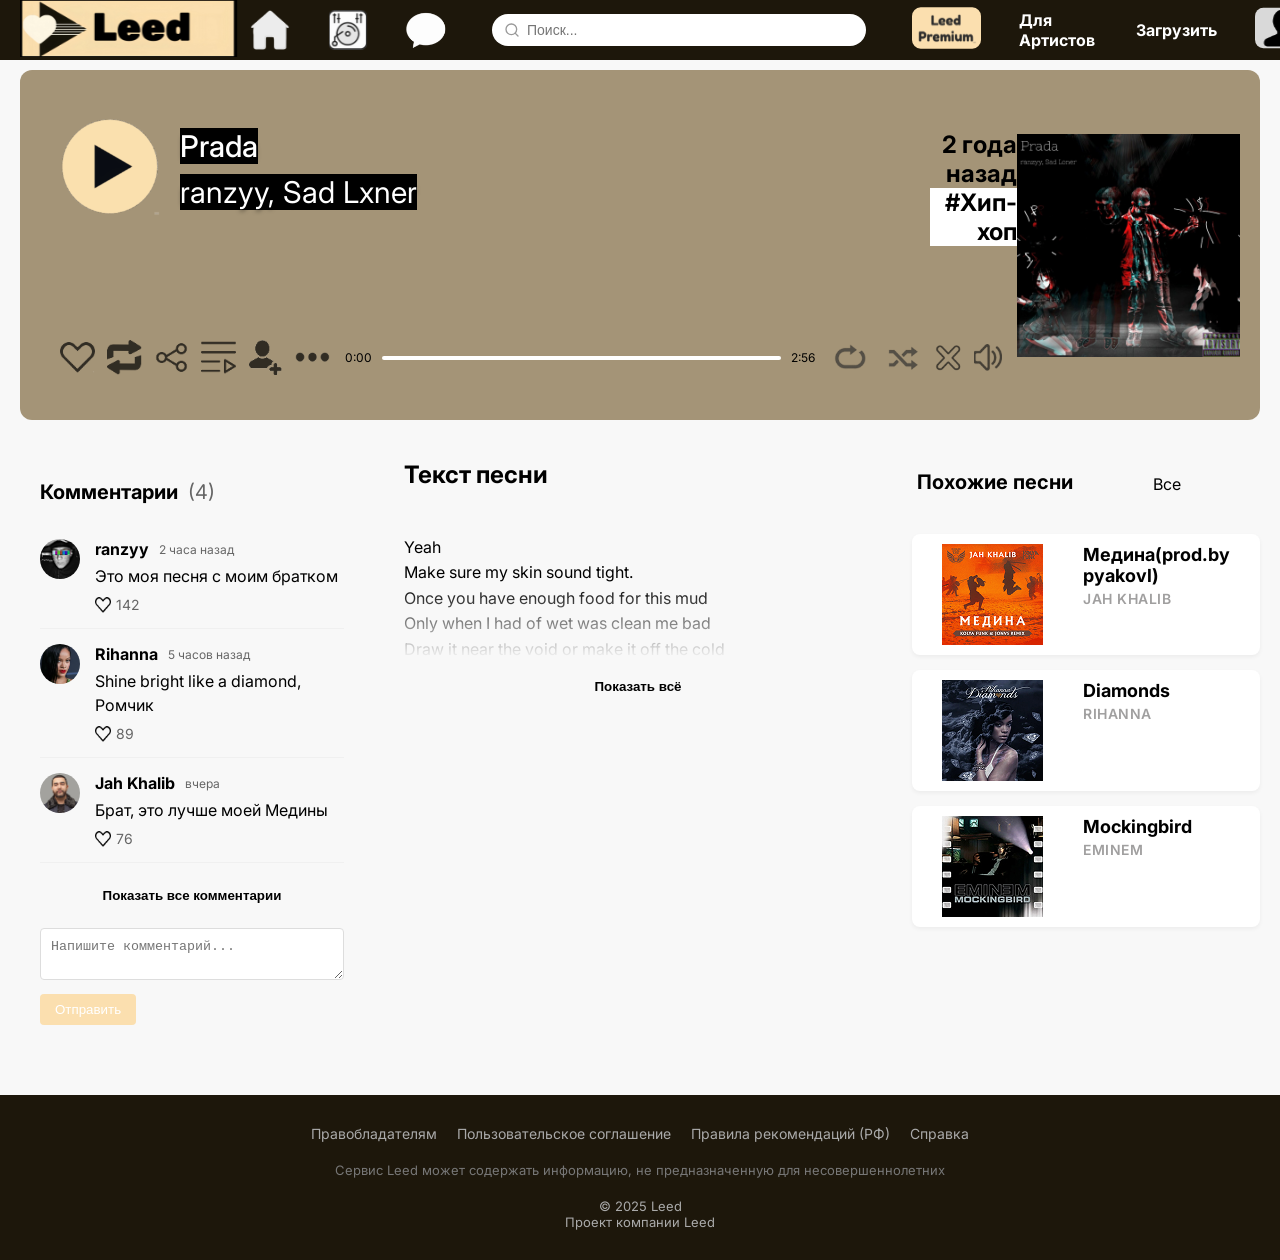
<file: player.html>
<!DOCTYPE html>
<html lang="en">
<head>
    <meta charset="UTF-8">
    <meta name="viewport" content="width=device-width, initial-scale=1.0">
    <title>Document</title>
    <link rel="preconnect" href="https://fonts.googleapis.com">
<link rel="preconnect" href="https://fonts.gstatic.com" crossorigin>
<link href="https://fonts.googleapis.com/css2?family=Inter:ital,opsz,wght@0,14..32,100..900;1,14..32,100..900&display=swap" rel="stylesheet">
    <link rel="stylesheet" href="css/style.css">
</head>
<body>
    <div class="wrapper">
        <header class ="header">
            <div class ="container">
                <div class="header__inner">
                    <a class="logo" href ="home.html">
                        <img class="logo__img" src="images/logo.svg" alt="">
                    </a>
                    <nav class="menu">
                        <ul class="menu__list">
                            <li class="menu__list-item">
                                <a href="home.html" class="menu__list-link">
                                    <img class="home__img" src="images/home.svg" alt="">
                                </a>
                            </li>
                            <li class="menu__list-item">
                                <a href="#" class="menu__list-link">
                                    <img class="library__img" src="images/library.svg" alt="">
                                </a>
                            </li>
                            <li class="menu__list-item">
                                <a href="#" class="menu__list-link">
                                    <img class="msgs__img" src="images/messages.svg" alt="">
                                </a>
                            </li>
                            <li class="menu__list-item search-container">
                                <input type="text" class="search-input" placeholder="Поиск...">
                            </li>
                            <li class="menu__list-item">
                                <a href="#" class="menu__list-link">
                                    <div style="position: relative;" class="prem"> 
                                        <img src="images/bgpremium.svg" alt="" style="width: 100%;" height="100%"> 
                                        <img src="images/premium.svg" alt="" style="position: absolute; top: 10px; left: 3px; width: 90%;"> 
                                    </div> 
                                </a>
                            </li>
                            <li class="menu__list-item">
                                <a href="#" class="menu__list-link">Для Артистов</a>
                            </li>
                            <li class="menu__list-item">
                                <a href="#" class="menu__list-link">Загрузить</a>
                            </li>
                            <li class="menu__list-item">
                                <a href="#" class="menu__list-link">
                                    <div style="position: relative;">
                                        <img class="pfpbg__img" src="images/pfpbg.svg" alt="" style="width: 100%;" height="100%"> 
                                        <img class="pfpempt__img" src="images/profileempty.svg" alt="" style="position: absolute; top: 10px; left: 3px; width: 90%;">
                                    </div>         
                                </a>
                            </li>
                            <li class="menu__list-item">
                                <a href="#" class="menu__list-link">
                                    <img class="ntfcts__img" src="images/ntfcts.svg" alt="">
                                </a>
                            </li>
                            <li class="menu__list-item">
                                <a href="#" class="menu__list-link">
                                    <img class="stngs__img" src="images/settings.svg" alt="">
                                </a>
                            </li>
                            
                        </ul>
                    </nav>
                </div>
            </div>
        </header>
        <main class="main">
            <section class="artist-page">
                <div class="artist-header">
                    <div class="player-background" style="background-image: url('images/bgplayer.svg')">
                        <div class="artist-avatar-container">
                          <a href="#" class="playerbutton" id="playButton">
                            <img src="images/playbutton.svg" alt="Play" class="bigplaybutton" id="playIcon">
                          </a>
                          <div>
                            <h1 class="songnicknamep">Prada</h1>
                            <h1 class="artist-nicknamep">ranzyy, Sad Lxner</h1>
                          </div>
                        </div>
                        <div class="infosong">
                          <h1 class="date">2 года назад</h1>
                          <h1 class="genre">#Хип-хоп</h1>
                        </div>
                        <img src="images/prada.svg" alt="" class="playercover">
                        
                        <!-- Добавляем аудио элемент -->
                        <audio id="audioPlayer" src="audio/neprada.mp3"></audio>
                        
                        <div class="song-controls">
                          <!-- Левая группа иконок -->
                          <div class="control-group left-group">
                            <div class="control-btn like">
                                <img src="images/like.png" alt="Like" class="control-icon">
                            </div>
                            <div class="control-btn repost">
                                <img src="images/repost.png" alt="Repost" class="control-icon">
                            </div>
                            <div class="control-btn share">
                                <img src="images/share.png" alt="Share" class="control-icon">
                            </div>
                            <div class="control-btn queue">
                                <img src="images/queue.png" alt="Queue" class="control-icon">
                            </div>
                            <div class="control-btn subscribe">
                                <img src="images/sub.png" alt="Subscribe" class="control-icon">
                            </div>
                            <div class="control-btn more">
                                <img src="images/more.png" alt="More" class="control-icon">
                            </div>
                        </div>
                          
                          <!-- Ползунок прогресса -->
                          <div class="progress-container">
                            <span class="time current-time" id="currentTime">0:00</span>
                            <div class="progress-bar" id="progressBar">
                              <div class="progress" id="progress"></div>
                              <div class="progress-handle" id="progressHandle"></div>
                            </div>
                            <span class="time duration" id="duration">2:45</span>
                          </div>
                          
                          <!-- Правая группа иконок -->
                          <div class="control-group right-group">
                            <div class="control-btn replay">
                                <img src="images/replay.png" alt="Replay" class="control-icon">
                            </div>
                            <div class="control-btn mix">
                                <img src="images/mix.png" alt="Mix" class="control-icon">
                            </div>
                            <div class="control-btn notrcmnd">
                                <img src="images/close.png" alt="Don't recommend" class="control-icon">
                            </div>
                            <div class="control-btn volume">
                                <img src="images/volume.png" alt="Volume" class="control-icon">
                            </div>
                        </div>
                        </div>
                      </div>
                </div>
        
                <div class="artist-content">
                    <div class="artist-main">
                        <div class="comments-section">
                            <h3 class="comments-title">Комментарии <span class="comments-count">(4)</span></h3>
                            
                            <div class="comment-list">
                                <!-- Первые 3 комментария (видимые) -->
                                <div class="comment">
                                    <img src="images/ranzyy.jpg" alt="Аватар" class="comment-avatar">
                                    <div class="comment-content">
                                        <div class="comment-header">
                                            <span class="comment-author">ranzyy</span>
                                            <span class="comment-time">2 часа назад</span>
                                        </div>
                                        <p class="comment-text">Это моя песня с моим братком</p>
                                        <div class="comment-likes">
                                            <img src="images/like.png" alt="Лайк" class="like-icon" data-likes="142">
                                            <span class="likes-count">142</span>
                                        </div>
                                    </div>
                                </div>
                                
                                <div class="comment">
                                    <img src="images/rihana.jpg" alt="Аватар" class="comment-avatar">
                                    <div class="comment-content">
                                        <div class="comment-header">
                                            <span class="comment-author">Rihanna</span>
                                            <span class="comment-time">5 часов назад</span>
                                        </div>
                                        <p class="comment-text">Shine bright like a diamond, Ромчик</p>
                                        <div class="comment-likes">
                                            <img src="images/like.png" alt="Лайк" class="like-icon" data-likes="89">
                                            <span class="likes-count">89</span>
                                        </div>
                                    </div>
                                </div>
                                
                                <div class="comment">
                                    <img src="images/jah.jpg" alt="Аватар" class="comment-avatar">
                                    <div class="comment-content">
                                        <div class="comment-header">
                                            <span class="comment-author">Jah Khalib</span>
                                            <span class="comment-time">вчера</span>
                                        </div>
                                        <p class="comment-text">Брат, это лучше моей Медины</p>
                                        <div class="comment-likes">
                                            <img src="images/like.png" alt="Лайк" class="like-icon" data-likes="76">
                                            <span class="likes-count">76</span>
                                        </div>
                                    </div>
                                </div>
                                
                                <!-- Остальные комментарии (скрытые) -->
                                <div class="comment hidden">
                                    <img src="images/trav.jpg" alt="Аватар" class="comment-avatar">
                                    <div class="comment-content">
                                        <div class="comment-header">
                                            <span class="comment-author">Travis Scott</span>
                                            <span class="comment-time">3 дня назад</span>
                                        </div>
                                        <p class="comment-text">Отличный трек, слушаю на повторе!</p>
                                        <div class="comment-likes">
                                            <img src="images/like.png" alt="Лайк" class="like-icon" data-likes="59">
                                            <span class="likes-count">59</span>
                                        </div>
                                    </div>
                                </div>
                                
                                <!-- Ещё скрытые комментарии... -->
                            </div>
                            
                            <button class="show-more-btn" id="show-more-comments">Показать все комментарии</button>
                            
                            <!-- Форма для нового комментария -->
                            <div class="comment-form">
                                <textarea placeholder="Напишите комментарий..." style="width: 100%; padding: 10px; border: 1px solid #ddd; border-radius: 4px; margin-top: 20px;"></textarea>
                                <button style="background-color: #FBDFAF; color: white; border: none; padding: 8px 15px; border-radius: 4px; margin-top: 10px;">Отправить</button>
                            </div>
                        </div>
                    </div>
                    <div class="lyrics-container">
                        <h2 class="lyrics-title">Текст песни</h2>
                        
                        <div class="lyrics-content">
                            <div class="lyrics-text collapsed" id="lyrics-text">
                Yeah
                Make sure my skin sound tight.
                Once you have enough food for this mud
                Only when I had of wet was clean me bad
                Draw it near the void or make it off the cold
                Only then a nigga died he was playing at red
                But now I'm no longer at their soda table so often
                They only did a other granite is awake there coffin
                From try to cope it down the hole
                Take sad that little, often abortions
                Without precautions
                Prepare to be placed.
                There's too many who weren't so juvenil
                Too many voices thinking they could make a fortune story
                And many wants to be victim instead of achieving their masters
                It's just a lot easier to know about how many ways do things?
                That's just a problem they'll be done before her pay Cork
                Do them want in the white books supporting white towns
                Or am Cork a few you probably missed!
                He'll be fortunate when you try to fight for your existence
                It isn't really trying for this this
                When you try to be righteous
                But know a nigga might just
                I answered all those fun echoes
                            </div>
                            
                            <button class="show-more-btn" id="show-more-btn">Показать всё</button>
                        </div>
                    </div>
                    <div class="similar-artists">
                        <div class="clpdsds">
                            <h3 class="similar-title">Похожие песни</h3>
                            <span class="moresongs">Все</span>
                        </div>
                        <div class="artists-column">
                            <div class="artist-card">
                                <div class="artist-info">
                                    <img src="images/medina.jpg" alt="Dennis Rodman" class="artist-photo">
                                    <div>
                                        <h2 class="artist-name">Медина(prod.by pyakovl)</h2>
                                        <p class="artist-followers">Jah Khalib</p>
                                    </div>
                                </div>   
                            </div>
                            
                            <div class="artist-card">
                                <div class="artist-info">
                                    <img src="images/diamonds.jpg" alt="Dennis Rodman" class="artist-photo">
                                    <div>
                                        <h2 class="artist-name">Diamonds</h2>
                                        <p class="artist-followers">Rihanna</p>
                                    </div>
                                </div>   
                            </div>
                            
                            <div class="artist-card">
                                <div class="artist-info">
                                    <img src="images/mockingbird.jpg" alt="Dennis Rodman" class="artist-photo">
                                    <div>
                                        <h2 class="artist-name">Mockingbird</h2>
                                        <p class="artist-followers">Eminem</p>
                                    </div>
                                </div>   
                            </div>
                        </div>
                    </div>
                </div>
            </section>
        </main>
        <footer class="footer">
            <div class="footer__container">
                <div class="footer__text-links">
                    <span class="footer__text">Правобладателям</span>
                    <span class="footer__text">Пользовательское соглашение</span>
                    <span class="footer__text">Правила рекомендаций (РФ)</span>
                    <span class="footer__text">Справка</span>
                </div>
                
                <p class="footer__notice">
                    Сервис Leed может содержать информацию, не предназначенную для несовершеннолетних
                </p>
                
                <p class="footer__copyright">
                    © 2025 Leed<br>
                    Проект компании Leed
                </p>
            </div>
        </footer>
    </div>
    <script>
        document.addEventListener('DOMContentLoaded', function() {
            const audioPlayer = document.getElementById('audioPlayer');
            const playButton = document.getElementById('playButton');
            const playIcon = document.getElementById('playIcon');
            const progressBar = document.getElementById('progressBar');
            const progress = document.getElementById('progress');
            const progressHandle = document.getElementById('progressHandle');
            const currentTimeElement = document.getElementById('currentTime');
            const durationElement = document.getElementById('duration');
            
            // Обновляем длительность трека при загрузке метаданных
            audioPlayer.addEventListener('loadedmetadata', function() {
                const duration = audioPlayer.duration;
                durationElement.textContent = formatTime(duration);
            });
            
            // Обновление времени воспроизведения
            audioPlayer.addEventListener('timeupdate', function() {
                const currentTime = audioPlayer.currentTime;
                const duration = audioPlayer.duration;
                const progressPercent = (currentTime / duration) * 100;
                
                progress.style.width = progressPercent + '%';
                progressHandle.style.left = progressPercent + '%';
                currentTimeElement.textContent = formatTime(currentTime);
            });
            
            // Обработчик клика по кнопке play/pause
            playButton.addEventListener('click', function(e) {
                e.preventDefault();
                
                if (audioPlayer.paused) {
                audioPlayer.play();
                playIcon.src = 'images/pausebutton.png'; // Меняем на иконку паузы
                } else {
                audioPlayer.pause();
                playIcon.src = 'images/playbutton.svg'; // Меняем на иконку play
                }
            });
            
            // Обработчик клика по прогресс-бару
            progressBar.addEventListener('click', function(e) {
                const rect = this.getBoundingClientRect();
                const pos = (e.clientX - rect.left) / rect.width;
                audioPlayer.currentTime = pos * audioPlayer.duration;
            });
            
            // Функция для форматирования времени (секунды в мм:сс)
            function formatTime(seconds) {
                const minutes = Math.floor(seconds / 60);
                const secs = Math.floor(seconds % 60);
                return `${minutes}:${secs < 10 ? '0' : ''}${secs}`;
            }
            
            // Обновляем иконку при окончании воспроизведения
            audioPlayer.addEventListener('ended', function() {
                playIcon.src = 'images/playbutton.svg';
            });
            });
        document.getElementById('show-more-btn').addEventListener('click', function() {
            const lyricsText = document.getElementById('lyrics-text');
            const btn = this;
            
            if (lyricsText.classList.contains('collapsed')) {
                lyricsText.classList.remove('collapsed');
                btn.textContent = 'Свернуть';
            } else {
                lyricsText.classList.add('collapsed');
                btn.textContent = 'Показать всё';
            }
        });
        document.getElementById('show-more-comments').addEventListener('click', function() {
            const hiddenComments = document.querySelectorAll('.comment.hidden');
            const btn = this;
            
            hiddenComments.forEach(comment => {
                comment.classList.remove('hidden');
            });
            
            btn.style.display = 'none';
        });
        document.addEventListener('DOMContentLoaded', function() {
          // Находим поле поиска
          const searchInput = document.querySelector('.search-input');
          
          // Добавляем обработчик события нажатия клавиши
          searchInput.addEventListener('keypress', function(e) {
            // Проверяем, была ли нажата клавиша Enter (код 13)
            if (e.key === 'Enter') {
              // Получаем значение из поля поиска
              const searchQuery = this.value.trim();
              
              // Если поле не пустое
              if (searchQuery) {
                // Перенаправляем на страницу поиска с параметром запроса
                window.location.href = 'search.html';
              }
            }
          });
        });
        document.addEventListener('DOMContentLoaded', function() {
            const modalOverlay = document.getElementById('registrationOverlay');
            const modal = document.getElementById('registrationModal');
            const skipBtn = document.getElementById('skipBtn');
            
            // Элементы, при клике на которые появляется модальное окно
            const triggerElements = [
                '.library__img',
                '.msgs__img',
                '.prem',
                '.menu__list-link:contains("Для Артистов")',
                '.menu__list-link:contains("Загрузить")',
                '.pfpempt__img',
                '.ntfcts__img',
                '.stngs__img'
            ];
            
            // Добавляем обработчики для всех триггерных элементов
            triggerElements.forEach(selector => {
                // Для текстовых элементов используем другой подход
                if (selector.includes('contains')) {
                const text = selector.match(/contains\("([^"]+)"\)/)[1];
                document.querySelectorAll('.menu__list-link').forEach(el => {
                    if (el.textContent.includes(text)) {
                    el.addEventListener('click', function(e) {
                        if (!e.target.closest('.registration-modal')) {
                        e.preventDefault();
                        showModal();
                        }
                    });
                    }
                });
                } else {
                document.querySelectorAll(selector).forEach(el => {
                    el.closest('a').addEventListener('click', function(e) {
                    if (!e.target.closest('.registration-modal')) {
                        e.preventDefault();
                        showModal();
                    }
                    });
                });
                }
            });
            
            // Показать модальное окно
            function showModal() {
                modalOverlay.style.display = 'block';
                modal.style.display = 'block';
                document.body.style.overflow = 'hidden';
            }
            
            // Скрыть модальное окно
            function hideModal() {
                modalOverlay.style.display = 'none';
                modal.style.display = 'none';
                document.body.style.overflow = '';
            }
            
            // Обработчики кнопок
            skipBtn.addEventListener('click', hideModal);
            
            // Закрытие при клике на оверлей
            modalOverlay.addEventListener('click', hideModal);
            
            // Предотвращаем всплытие события от модального окна
            modal.addEventListener('click', function(e) {
                e.stopPropagation();
            });
            // Обработчики для кнопок лайков в комментариях
    const likeButtons = document.querySelectorAll('.comment-likes .like-icon');
    
    likeButtons.forEach(button => {
        button.addEventListener('click', function(e) {
            e.preventDefault();
            e.stopPropagation(); // Предотвращаем всплытие события
            
            // Показываем модальное окно регистрации
            showModal();
        });
    });
    
    // Функция показа модального окна (уже есть в вашем коде)
    function showModal() {
        const modalOverlay = document.getElementById('registrationOverlay');
        const modal = document.getElementById('registrationModal');
        modalOverlay.style.display = 'block';
        modal.style.display = 'block';
        document.body.style.overflow = 'hidden';
    }
            });
            
    </script>
    <div class="modal-overlay" id="registrationOverlay"></div>
    <div class="registration-modal" id="registrationModal">
        <div class="modal-content">
          <h2 class="modal-title">Зарегистрируйтесь для пользования всеми функциями приложения</h2>
          
          <div class="modal-buttons">
            <button class="modal-btn skip-btn" id="skipBtn">Закрыть</button>
            <a href="sign.html" class="modal-btn register-btn" id="registerBtn">Регистрация</a>
          </div>
        </div>
      </div>
</body>
</html>
</file>
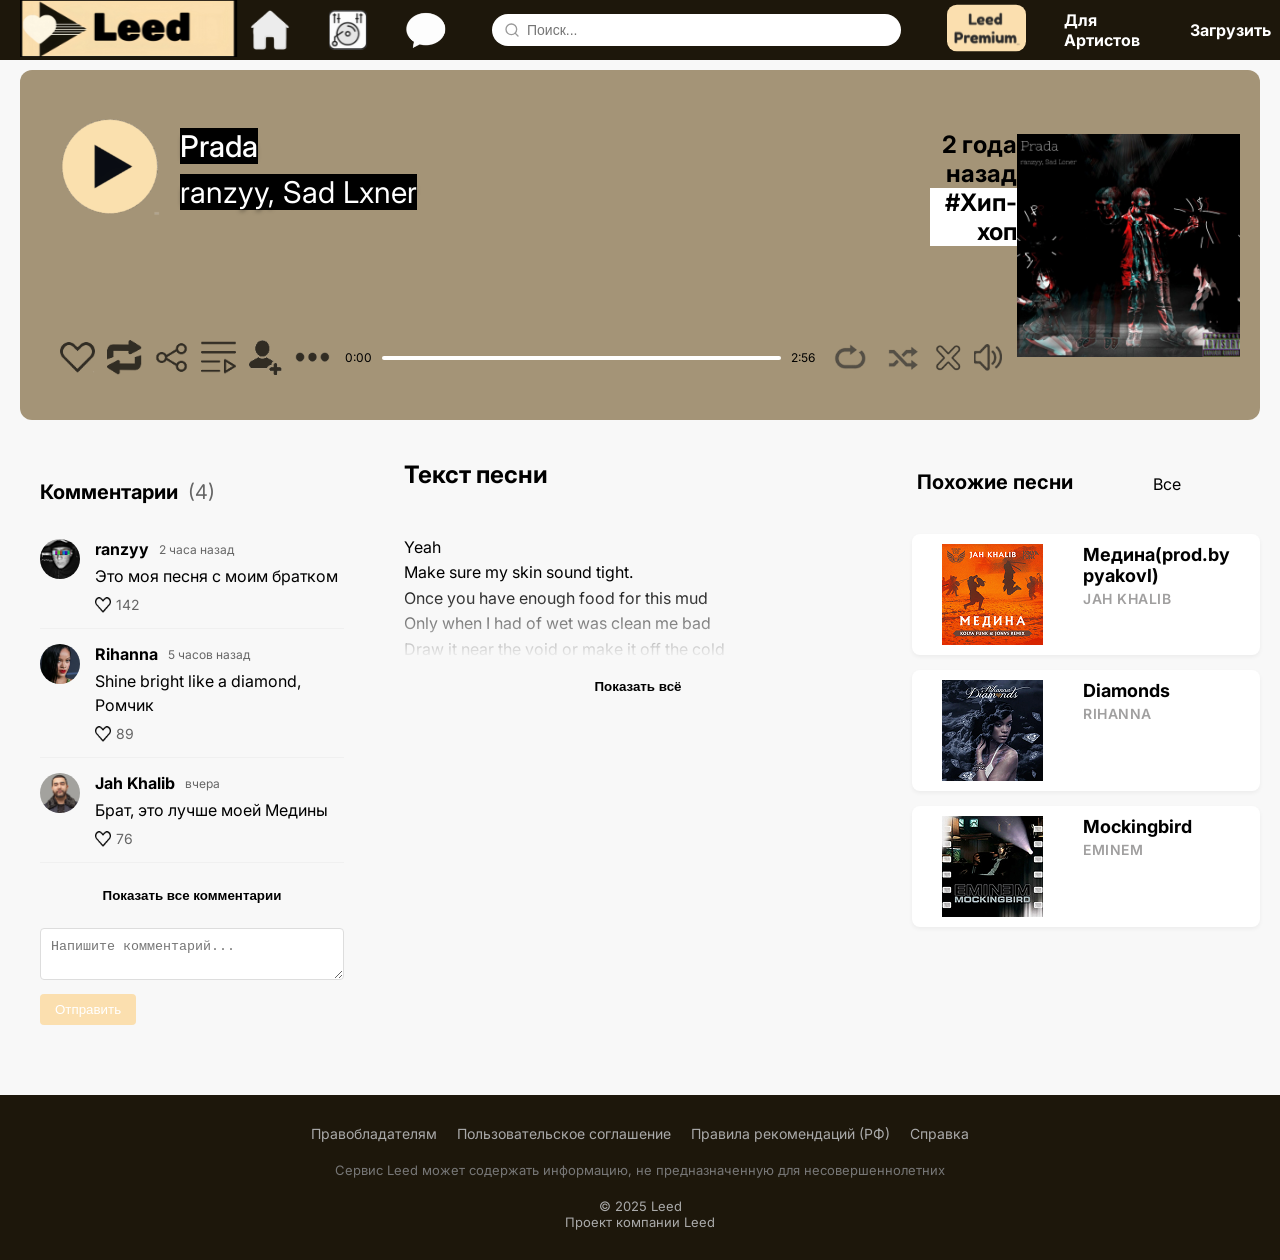
<file: player2.html>
<!DOCTYPE html>
<html lang="en">
<head>
    <meta charset="UTF-8">
    <meta name="viewport" content="width=device-width, initial-scale=1.0">
    <title>Document</title>
    <link rel="preconnect" href="https://fonts.googleapis.com">
<link rel="preconnect" href="https://fonts.gstatic.com" crossorigin>
<link href="https://fonts.googleapis.com/css2?family=Inter:ital,opsz,wght@0,14..32,100..900;1,14..32,100..900&display=swap" rel="stylesheet">
    <link rel="stylesheet" href="css/style.css">
</head>
<body>
    <div class="wrapper">
        <header class ="header">
            <div class ="container">
                <div class="header__inner">
                    <a class="logo" href ="home2.html">
                        <img class="logo__img" src="images/logo.svg" alt="">
                    </a>
                    <nav class="menu">
                        <ul class="menu__list">
                            <li class="menu__list-item">
                                <a href="home2.html" class="menu__list-link">
                                    <img class="home__img" src="images/home.svg" alt="">
                                </a>
                            </li>
                            <li class="menu__list-item">
                                <a href="library.html" class="menu__list-link">
                                    <img class="library__img" src="images/library.svg" alt="">
                                </a>
                            </li>
                            <li class="menu__list-item">
                                <a href="Messages.html" class="menu__list-link">
                                    <img class="msgs__img" src="images/messages.svg" alt="">
                                </a>
                            </li>
                            <li class="menu__list-item search-container">
                                <input type="text" class="search-input" placeholder="Поиск...">
                            </li>
                            <li class="menu__list-item">
                              <a href="sub.html" class="menu__list-link">
                                  <div style="position: relative;"> 
                                      <img src="images/bgpremium.svg" alt="" style="width: 100%;" height="100%"> 
                                      <img src="images/premium.svg" alt="" style="position: absolute; top: 10px; left: 3px; width: 90%;"> 
                                  </div>  
                              </a>
                          </li>
                            <li class="menu__list-item">
                                <a href="artist.html" class="menu__list-link">Для Артистов</a>
                            </li>
                            <li class="menu__list-item">
                                <span class="menu__list-link">Загрузить</span>>
                            </li>
                            <li class="menu__list-item">
                                <a href="profile.html" class="menu__list-link">
                                    <div style="position: relative;">
                                        <img class="pfp__img" src="images/pfp.jpg" alt="" width="100%">
                                    </div>         
                                </a>
                            </li>
                            <li class="menu__list-item">
                                <a href="#" class="menu__list-link">
                                    <img class="ntfcts__img" src="images/ntfcts.svg" alt="">
                                </a>
                            </li>
                            <li class="menu__list-item">
                                <a href="settings.html" class="menu__list-link">
                                    <img class="stngs__img" src="images/settings.svg" alt="">
                                </a>
                            </li>
                            
                        </ul>
                    </nav>
                </div>
            </div>
        </header>
        <main class="main">
            <section class="artist-page">
                <div class="artist-header">
                    <div class="player-background" style="background-image: url('images/bgplayer.svg')">
                        <div class="artist-avatar-container">
                          <a href="#" class="playerbutton" id="playButton">
                            <img src="images/playbutton.svg" alt="Play" class="bigplaybutton" id="playIcon">
                          </a>
                          <div>
                            <h1 class="songnicknamep">Prada</h1>
                            <h1 class="artist-nicknamep">ranzyy, Sad Lxner</h1>
                          </div>
                        </div>
                        <div class="infosong">
                          <h1 class="date">2 года назад</h1>
                          <h1 class="genre">#Хип-хоп</h1>
                        </div>
                        <img src="images/prada.svg" alt="" class="playercover">
                        
                        <!-- Добавляем аудио элемент -->
                        <audio id="audioPlayer" src="audio/neprada.mp3"></audio>
                        
                        <div class="song-controls">
                          <!-- Левая группа иконок -->
                          <div class="control-group left-group">
                            <div class="control-btn like">
                                <img src="images/like.png" alt="Like" class="control-icon">
                            </div>
                            <div class="control-btn repost">
                                <img src="images/repost.png" alt="Repost" class="control-icon">
                            </div>
                            <div class="control-btn share">
                                <img src="images/share.png" alt="Share" class="control-icon">
                            </div>
                            <div class="control-btn queue">
                                <img src="images/queue.png" alt="Queue" class="control-icon">
                            </div>
                            <div class="control-btn subscribe">
                                <img src="images/sub.png" alt="Subscribe" class="control-icon">
                            </div>
                            <div class="control-btn more">
                                <img src="images/more.png" alt="More" class="control-icon">
                            </div>
                        </div>
                          
                          <!-- Ползунок прогресса -->
                          <div class="progress-container">
                            <span class="time current-time" id="currentTime">0:00</span>
                            <div class="progress-bar" id="progressBar">
                              <div class="progress" id="progress"></div>
                              <div class="progress-handle" id="progressHandle"></div>
                            </div>
                            <span class="time duration" id="duration">2:45</span>
                          </div>
                          
                          <!-- Правая группа иконок -->
                          <div class="control-group right-group">
                            <div class="control-btn replay">
                                <img src="images/replay.png" alt="Replay" class="control-icon">
                            </div>
                            <div class="control-btn mix">
                                <img src="images/mix.png" alt="Mix" class="control-icon">
                            </div>
                            <div class="control-btn notrcmnd">
                                <img src="images/close.png" alt="Don't recommend" class="control-icon">
                            </div>
                            <div class="control-btn volume">
                                <img src="images/volume.png" alt="Volume" class="control-icon">
                            </div>
                        </div>
                        </div>
                      </div>
                </div>
        
                <div class="artist-content">
                    <div class="artist-main">
                        <div class="comments-section">
                            <h3 class="comments-title">Комментарии <span class="comments-count">(4)</span></h3>
                            
                            <div class="comment-list">
                                <!-- Первые 3 комментария (видимые) -->
                                <div class="comment">
                                    <img src="images/ranzyy.jpg" alt="Аватар" class="comment-avatar">
                                    <div class="comment-content">
                                        <div class="comment-header">
                                            <span class="comment-author">ranzyy</span>
                                            <span class="comment-time">2 часа назад</span>
                                        </div>
                                        <p class="comment-text">Это моя песня с моим братком</p>
                                        <div class="comment-likes">
                                            <img src="images/like.png" alt="Лайк" class="like-icon" data-likes="142">
                                            <span class="likes-count">142</span>
                                        </div>
                                    </div>
                                </div>
                                
                                <div class="comment">
                                    <img src="images/rihana.jpg" alt="Аватар" class="comment-avatar">
                                    <div class="comment-content">
                                        <div class="comment-header">
                                            <span class="comment-author">Rihanna</span>
                                            <span class="comment-time">5 часов назад</span>
                                        </div>
                                        <p class="comment-text">Shine bright like a diamond, Ромчик</p>
                                        <div class="comment-likes">
                                            <img src="images/like.png" alt="Лайк" class="like-icon" data-likes="89">
                                            <span class="likes-count">89</span>
                                        </div>
                                    </div>
                                </div>
                                
                                <div class="comment">
                                    <img src="images/jah.jpg" alt="Аватар" class="comment-avatar">
                                    <div class="comment-content">
                                        <div class="comment-header">
                                            <span class="comment-author">Jah Khalib</span>
                                            <span class="comment-time">вчера</span>
                                        </div>
                                        <p class="comment-text">Брат, это лучше моей Медины</p>
                                        <div class="comment-likes">
                                            <img src="images/like.png" alt="Лайк" class="like-icon" data-likes="76">
                                            <span class="likes-count">76</span>
                                        </div>
                                    </div>
                                </div>
                                
                                <!-- Остальные комментарии (скрытые) -->
                                <div class="comment hidden">
                                    <img src="images/trav.jpg" alt="Аватар" class="comment-avatar">
                                    <div class="comment-content">
                                        <div class="comment-header">
                                            <span class="comment-author">Travis Scott</span>
                                            <span class="comment-time">3 дня назад</span>
                                        </div>
                                        <p class="comment-text">Отличный трек, слушаю на повторе!</p>
                                        <div class="comment-likes">
                                            <img src="images/like.png" alt="Лайк" class="like-icon" data-likes="59">
                                            <span class="likes-count">59</span>
                                        </div>
                                    </div>
                                </div>
                                
                                <!-- Ещё скрытые комментарии... -->
                            </div>
                            
                            <button class="show-more-btn" id="show-more-comments">Показать все комментарии</button>
                            
                            <!-- Форма для нового комментария -->
                            <div class="comment-form">
                                <textarea placeholder="Напишите комментарий..." style="width: 100%; padding: 10px; border: 1px solid #ddd; border-radius: 4px; margin-top: 20px;"></textarea>
                                <button style="background-color: #FBDFAF; color: white; border: none; padding: 8px 15px; border-radius: 4px; margin-top: 10px;">Отправить</button>
                            </div>
                        </div>
                    </div>
                    <div class="lyrics-container">
                        <h2 class="lyrics-title">Текст песни</h2>
                        
                        <div class="lyrics-content">
                            <div class="lyrics-text collapsed" id="lyrics-text">
                Yeah
                Make sure my skin sound tight.
                Once you have enough food for this mud
                Only when I had of wet was clean me bad
                Draw it near the void or make it off the cold
                Only then a nigga died he was playing at red
                But now I'm no longer at their soda table so often
                They only did a other granite is awake there coffin
                From try to cope it down the hole
                Take sad that little, often abortions
                Without precautions
                Prepare to be placed.
                There's too many who weren't so juvenil
                Too many voices thinking they could make a fortune story
                And many wants to be victim instead of achieving their masters
                It's just a lot easier to know about how many ways do things?
                That's just a problem they'll be done before her pay Cork
                Do them want in the white books supporting white towns
                Or am Cork a few you probably missed!
                He'll be fortunate when you try to fight for your existence
                It isn't really trying for this this
                When you try to be righteous
                But know a nigga might just
                I answered all those fun echoes
                            </div>
                            
                            <button class="show-more-btn" id="show-more-btn">Показать всё</button>
                        </div>
                    </div>
                    <div class="similar-artists">
                        <div class="clpdsds">
                            <h3 class="similar-title">Похожие песни</h3>
                            <span class="moresongs">Все</span>
                        </div>
                        <div class="artists-column">
                            <div class="artist-card">
                                <div class="artist-info">
                                    <img src="images/medina.jpg" alt="Dennis Rodman" class="artist-photo">
                                    <div>
                                        <h2 class="artist-name">Медина(prod.by pyakovl)</h2>
                                        <p class="artist-followers">Jah Khalib</p>
                                    </div>
                                </div>   
                            </div>
                            
                            <div class="artist-card">
                                <div class="artist-info">
                                    <img src="images/diamonds.jpg" alt="Dennis Rodman" class="artist-photo">
                                    <div>
                                        <h2 class="artist-name">Diamonds</h2>
                                        <p class="artist-followers">Rihanna</p>
                                    </div>
                                </div>   
                            </div>
                            
                            <div class="artist-card">
                                <div class="artist-info">
                                    <img src="images/mockingbird.jpg" alt="Dennis Rodman" class="artist-photo">
                                    <div>
                                        <h2 class="artist-name">Mockingbird</h2>
                                        <p class="artist-followers">Eminem</p>
                                    </div>
                                </div>   
                            </div>
                        </div>
                    </div>
                </div>
            </section>
        </main>
        <footer class="footer">
            <div class="footer__container">
                <div class="footer__text-links">
                    <span class="footer__text">Правобладателям</span>
                    <span class="footer__text">Пользовательское соглашение</span>
                    <span class="footer__text">Правила рекомендаций (РФ)</span>
                    <span class="footer__text">Справка</span>
                </div>
                
                <p class="footer__notice">
                    Сервис Leed может содержать информацию, не предназначенную для несовершеннолетних
                </p>
                
                <p class="footer__copyright">
                    © 2025 Leed<br>
                    Проект компании Leed
                </p>
            </div>
        </footer>
    </div>
    <script>
        document.addEventListener('DOMContentLoaded', function() {
            const audioPlayer = document.getElementById('audioPlayer');
            const playButton = document.getElementById('playButton');
            const playIcon = document.getElementById('playIcon');
            const progressBar = document.getElementById('progressBar');
            const progress = document.getElementById('progress');
            const progressHandle = document.getElementById('progressHandle');
            const currentTimeElement = document.getElementById('currentTime');
            const durationElement = document.getElementById('duration');
            const songLikeBtn = document.getElementById('songLikeBtn');
            const songLikeIcon = document.getElementById('songLikeIcon');
            
            // Обновляем длительность трека при загрузке метаданных
            audioPlayer.addEventListener('loadedmetadata', function() {
                const duration = audioPlayer.duration;
                durationElement.textContent = formatTime(duration);
            });
            
            // Обновление времени воспроизведения
            audioPlayer.addEventListener('timeupdate', function() {
                const currentTime = audioPlayer.currentTime;
                const duration = audioPlayer.duration;
                const progressPercent = (currentTime / duration) * 100;
                
                progress.style.width = progressPercent + '%';
                progressHandle.style.left = progressPercent + '%';
                currentTimeElement.textContent = formatTime(currentTime);
            });
            
            // Обработчик клика по кнопке play/pause
            playButton.addEventListener('click', function(e) {
                e.preventDefault();
                
                if (audioPlayer.paused) {
                audioPlayer.play();
                playIcon.src = 'images/pausebutton.png'; // Меняем на иконку паузы
                } else {
                audioPlayer.pause();
                playIcon.src = 'images/playbutton.svg'; // Меняем на иконку play
                }
            });
            
            // Обработчик клика по прогресс-бару
            progressBar.addEventListener('click', function(e) {
                const rect = this.getBoundingClientRect();
                const pos = (e.clientX - rect.left) / rect.width;
                audioPlayer.currentTime = pos * audioPlayer.duration;
            });
            
            // Функция для форматирования времени (секунды в мм:сс)
            function formatTime(seconds) {
                const minutes = Math.floor(seconds / 60);
                const secs = Math.floor(seconds % 60);
                return `${minutes}:${secs < 10 ? '0' : ''}${secs}`;
            }
            
            // Обновляем иконку при окончании воспроизведения
            audioPlayer.addEventListener('ended', function() {
                playIcon.src = 'images/playbutton.svg';
            });
            
            // Обработчик лайка песни
            songLikeBtn.addEventListener('click', function(e) {
                e.preventDefault();
                
                if (songLikeIcon.src.includes('like.png')) {
                    songLikeIcon.src = 'images/likeactive.svg';
                    songLikeBtn.classList.add('liked');
                } else {
                    songLikeIcon.src = 'images/like.png';
                    songLikeBtn.classList.remove('liked');
                }
            });
            });
        document.getElementById('show-more-btn').addEventListener('click', function() {
            const lyricsText = document.getElementById('lyrics-text');
            const btn = this;
            
            if (lyricsText.classList.contains('collapsed')) {
                lyricsText.classList.remove('collapsed');
                btn.textContent = 'Свернуть';
            } else {
                lyricsText.classList.add('collapsed');
                btn.textContent = 'Показать всё';
            }
        });
        document.getElementById('show-more-comments').addEventListener('click', function() {
            const hiddenComments = document.querySelectorAll('.comment.hidden');
            const btn = this;
            
            hiddenComments.forEach(comment => {
                comment.classList.remove('hidden');
            });
            
            btn.style.display = 'none';
        });
        document.querySelectorAll('.like-icon').forEach(icon => {
            icon.addEventListener('click', function() {
                const likesCount = this.nextElementSibling;
                const currentLikes = parseInt(likesCount.textContent);
                const initialLikes = parseInt(this.getAttribute('data-likes'));
                
                if (this.classList.contains('active')) {
                    // Убираем лайк
                    this.classList.remove('active');
                    this.src = 'images/like.png';
                    likesCount.textContent = currentLikes - 1;
                    likesCount.classList.remove('liked');
                } else {
                    // Ставим лайк
                    this.classList.add('active');
                    this.src = 'images/likefilled.png';
                    likesCount.textContent = currentLikes + 1;
                    likesCount.classList.add('liked');
                }
            });
        });
        document.addEventListener('DOMContentLoaded', function() {
          // Находим поле поиска
          const searchInput = document.querySelector('.search-input');
          
          // Добавляем обработчик события нажатия клавиши
          searchInput.addEventListener('keypress', function(e) {
            // Проверяем, была ли нажата клавиша Enter (код 13)
            if (e.key === 'Enter') {
              // Получаем значение из поля поиска
              const searchQuery = this.value.trim();
              
              // Если поле не пустое
              if (searchQuery) {
                // Перенаправляем на страницу поиска с параметром запроса
                window.location.href = 'search2.html';
              }
            }
          });
        });
        document.addEventListener('DOMContentLoaded', function() {
            const notificationsBtn = document.querySelector('.ntfcts__img').closest('a');
            const notificationsPopup = document.getElementById('notificationsPopup');
            let popupVisible = false;

            // Функция для обновления позиции попапа
            function updatePopupPosition() {
            if (popupVisible) {
                const header = document.querySelector('.header');
                const headerRect = header.getBoundingClientRect();
                notificationsPopup.style.top = `${headerRect.bottom + 10}px`;
            }
            }

            // Обработчик клика по иконке уведомлений
            notificationsBtn.addEventListener('click', function(e) {
            e.preventDefault();
            popupVisible = !popupVisible;
            
            if (popupVisible) {
                updatePopupPosition();
                notificationsPopup.style.display = 'block';
            } else {
                notificationsPopup.style.display = 'none';
            }
            });

            // Закрытие попапа при клике вне его области
            document.addEventListener('click', function(e) {
            if (popupVisible && 
                !notificationsPopup.contains(e.target) && 
                !notificationsBtn.contains(e.target)) {
                popupVisible = false;
                notificationsPopup.style.display = 'none';
            }
            });

            // Обновляем позицию при скролле
            window.addEventListener('scroll', function() {
            if (popupVisible) {
                updatePopupPosition();
            }
            });

            // Обновляем позицию при ресайзе
            window.addEventListener('resize', function() {
            if (popupVisible) {
                updatePopupPosition();
            }
            });

            // Обработчик клика по кнопке подписки
            const followButtons = document.querySelectorAll('.notification-follow-btn');
            followButtons.forEach(btn => {
            btn.addEventListener('click', function(e) {
                e.stopPropagation();
                console.log('Подписаться на пользователя');
            });
            });
        });
    </script>
    <div class="notifications-popup" id="notificationsPopup">
        <div class="notifications-header">
          <h2 class="notifications-title">Уведомления</h2>
          <a href="settings.html" class="notifications-settings">Настройки</a>
        </div>
        
        <div class="notification-item">
          <img src="images/hanamichi.jpg" alt="Hanamichi" class="notification-avatar">
          <div class="notification-content">
            <p class="notification-text"><strong>Hanamichi</strong> подписался на ваш профиль</p>
            <p class="notification-time">5 минут назад</p>
          </div>
          <img src="images/sub.png" alt="Подписаться" class="notification-follow-btn">
        </div>
        
        <!-- Здесь могут быть дополнительные уведомления -->
      </div>
</body>
</html>
</file>
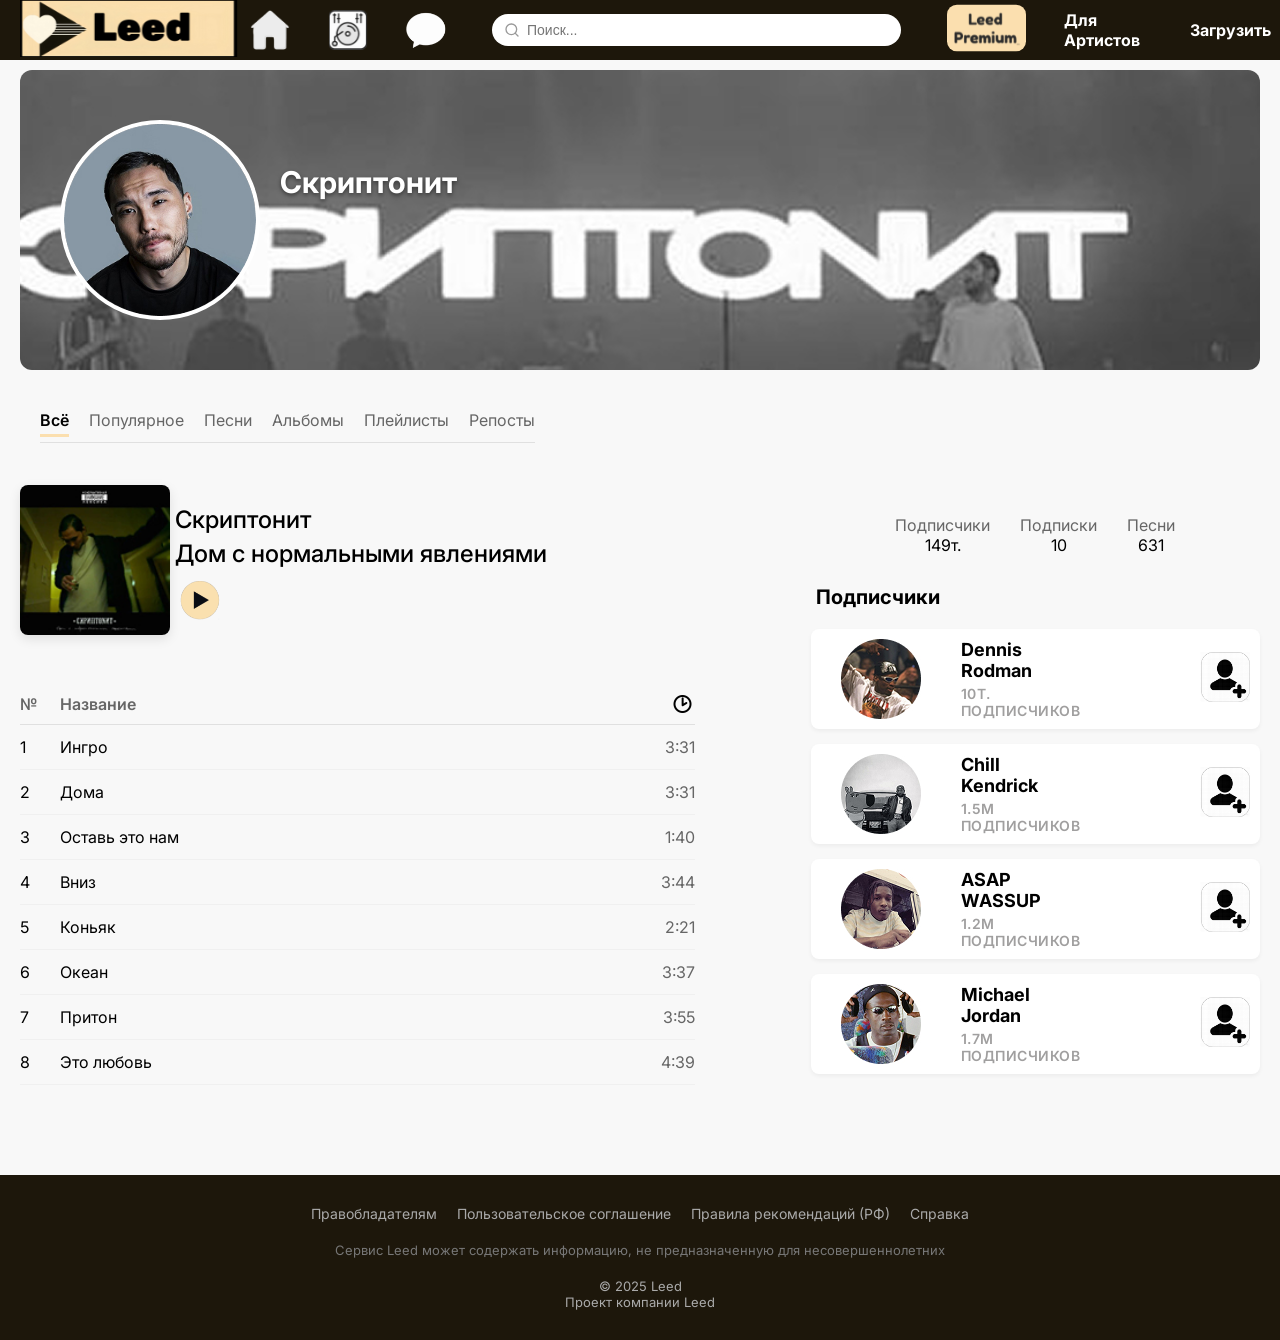
<file: profile.html>
<!DOCTYPE html>
<html lang="en">
<head>
    <meta charset="UTF-8">
    <meta name="viewport" content="width=device-width, initial-scale=1.0">
    <title>Профиль</title>
    <link rel="preconnect" href="https://fonts.googleapis.com">
<link rel="preconnect" href="https://fonts.gstatic.com" crossorigin>
<link href="https://fonts.googleapis.com/css2?family=Inter:ital,opsz,wght@0,14..32,100..900;1,14..32,100..900&display=swap" rel="stylesheet">
    <link rel="stylesheet" href="css/style.css">
</head>
<body>
    <div class="wrapper">
        <header class ="header">
            <div class ="container">
                <div class="header__inner">
                    <a class="logo" href ="home2.html">
                        <img class="logo__img" src="images/logo.svg" alt="">
                    </a>
                    <nav class="menu">
                        <ul class="menu__list">
                            <li class="menu__list-item">
                                <a href="home2.html" class="menu__list-link">
                                    <img class="home__img" src="images/home.svg" alt="">
                                </a>
                            </li>
                            <li class="menu__list-item">
                                <a href="library.html" class="menu__list-link">
                                    <img class="library__img" src="images/library.svg" alt="">
                                </a>
                            </li>
                            <li class="menu__list-item">
                                <a href="Messages.html" class="menu__list-link">
                                    <img class="msgs__img" src="images/messages.svg" alt="">
                                </a>
                            </li>
                            <li class="menu__list-item search-container">
                                <input type="text" class="search-input" placeholder="Поиск...">
                            </li>
                            <li class="menu__list-item">
                              <a href="sub.html" class="menu__list-link">
                                  <div style="position: relative;"> 
                                      <img src="images/bgpremium.svg" alt="" style="width: 100%;" height="100%"> 
                                      <img src="images/premium.svg" alt="" style="position: absolute; top: 10px; left: 3px; width: 90%;"> 
                                  </div>  
                              </a>
                          </li>
                            <li class="menu__list-item">
                                <a href="artist.html" class="menu__list-link">Для Артистов</a>
                            </li>
                            <li class="menu__list-item">
                                <span class="menu__list-link">Загрузить</span>
                            </li>
                            <li class="menu__list-item">
                                <a href="profile.html" class="menu__list-link">
                                    <div style="position: relative;">
                                        <img class="pfp__img" src="images/pfp.jpg" alt="" width="100%">
                                    </div>         
                                </a>
                            </li>
                            <li class="menu__list-item">
                                <a href="#" class="menu__list-link">
                                    <img class="ntfcts__img" src="images/ntfcts.svg" alt="">
                                </a>
                            </li>
                            <li class="menu__list-item">
                                <a href="settings.html" class="menu__list-link">
                                    <img class="stngs__img" src="images/settings.svg" alt="">
                                </a>
                            </li>
                            
                        </ul>
                    </nav>
                </div>
            </div>
        </header>
        <main class="main">
            <section class="artist-page">
                <div class="artist-header">
                    <div class="artist-background" style="background-image: url('images/bgprofile.jpg')">
                        <div class="artist-avatar-container">
                            <img src="images/pfp.jpg" alt="Скриптонит" class="artist-avatar">
                            <h1 class="artist-nickname">Скриптонит</h1>
                        </div>
                    </div>
                    <div class="artist-info">
                        <div class="artist-tabs">
                            <span class="tab active">Всё</span>
                            <span class="tab">Популярное</span>
                            <span class="tab">Песни</span>
                            <span class="tab">Альбомы</span>
                            <span class="tab">Плейлисты</span>
                            <span class="tab">Репосты</span>
                        </div>
                    </div>
                </div>
        
                <div class="artist-content">
                    <div class="artist-main">
                        <div class="album-info">
                            <div class="album-cover-container">
                                <img src="images/skripalb.jpg" alt="Дом с нормальными явлениями" class="album-cover">
                                <div class="album-info">
                                  <p class="aartist-name">Скриптонит</p>
                                  <p class="album-title">Дом с нормальными явлениями</p>
                                    <img src="images/playbutton.svg" alt="" class="playbuttonalb" width="50px">
                                </div>
                            </div>
                            
                            
                            <div class="track-list">
                                <div class="track-list-header">
                                    <span class="track-number">№</span>
                                    <span class="track-name">Название</span>
                                    <img class="track-plays" src="images/clocks.svg">
                                </div>
                                
                                <div class="track">
                                    <span class="track-number">1</span>
                                    <span class="track-name">Ингро</span>
                                    <span class="track-duration">3:31</span>
                                </div>
                                
                                <div class="track">
                                    <span class="track-number">2</span>
                                    <span class="track-name">Дома</span>
                                    <span class="track-duration">3:31</span>
                                </div>
                                
                                <div class="track">
                                    <span class="track-number">3</span>
                                    <span class="track-name">Оставь это нам</span>
                                    <span class="track-duration">1:40</span>
                                </div>
                                
                                <div class="track">
                                    <span class="track-number">4</span>
                                    <span class="track-name">Вниз</span>
                                    <span class="track-duration">3:44</span>
                                </div>

                                <div class="track">
                                    <span class="track-number">5</span>
                                    <span class="track-name">Коньяк</span>
                                    <span class="track-duration">2:21</span>
                                </div>

                                <div class="track">
                                    <span class="track-number">6</span>
                                    <span class="track-name">Океан</span>
                                    <span class="track-duration">3:37</span>
                                </div>

                                <div class="track">
                                    <span class="track-number">7</span>
                                    <span class="track-name">Притон</span>
                                    <span class="track-duration">3:55</span>
                                </div>

                                <div class="track">
                                    <span class="track-number">8</span>
                                    <span class="track-name">Это любовь</span>
                                    <span class="track-duration">4:39</span>
                                </div>


                            </div>
                        </div>
                    </div>
                    
                    <div class="similar-artists">
                        <div class="artist-actions">
                            <div class="statistics">
                                <div class="statisticsitem">
                                    <p class="stat-item">Подписчики</p>
                                    <p class="stat-item1">149т.</p>
                                </div>
                                <div class="statisticsitem">
                                    <p class="stat-item">Подписки</p>
                                    <p class="stat-item1">10</p>
                                </div>
                                <div class="statisticsitem">
                                    <p class="stat-item">Песни</p>
                                    <p class="stat-item1">631</p>
                                </div>
                            </div>
                        </div>
                        <h3 class="similar-title">Подписчики</h3>
                        <div class="artists-column">
                            <!-- Первая карточка артиста -->
                            <div class="artist-card">
                                <div class="artist-info">
                                    <img src="images/rodman.jpg" alt="Dennis Rodman" class="artist-photo">
                                    <div>
                                        <h2 class="artist-name">Dennis Rodman</h2>
                                        <p class="artist-followers">10T. ПОДПИСЧИКОВ</p>
                                    </div>
                                </div>
                                <div class="subscribe-button small">
                                    <img src="images/subscribe.jpg" width="50px" height="50px" alt="Подписаться">
                                </div>
                            </div>
                            
                            <!-- Остальные карточки артистов -->
                            <div class="artist-card">
                                <div class="artist-info">
                                    <img src="images/chillkendrick.jpg" alt="" class="artist-photo">
                                    <div>
                                        <h2 class="artist-name">Chill Kendrick</h2>
                                        <p class="artist-followers">1.5М ПОДПИСЧИКОВ</p>
                                    </div>
                                </div>
                                <div class="subscribe-button small">
                                    <img src="images/subscribe.jpg" width="50px" height="50px" alt="Подписаться">
                                </div>
                            </div>
                            <div class="artist-card">
                                <div class="artist-info">
                                    <img src="images/asap.jpg" alt="" class="artist-photo">
                                    <div>
                                        <h2 class="artist-name">ASAP WASSUP</h2>
                                        <p class="artist-followers">1.2М ПОДПИСЧИКОВ</p>
                                    </div>
                                </div>
                                <div class="subscribe-button small">
                                    <img src="images/subscribe.jpg" width="50px" height="50px" alt="Подписаться">
                                </div>
                            </div>
                            <div class="artist-card">
                                <div class="artist-info">
                                    <img src="images/jordan.jpg" alt="" class="artist-photo">
                                    <div>
                                        <h2 class="artist-name">Michael Jordan</h2>
                                        <p class="artist-followers">1.7М ПОДПИСЧИКОВ</p>
                                    </div>
                                </div>
                                <div class="subscribe-button small">
                                    <img src="images/subscribe.jpg" width="50px" height="50px" alt="Подписаться">
                                </div>
                            </div>
                            <!-- Остальные карточки по аналогии -->
                        </div>
                    </div>
                </div>
            </section>
        </main>
        <footer class="footer">
            <div class="footer__container">
                <div class="footer__text-links">
                    <span class="footer__text">Правобладателям</span>
                    <span class="footer__text">Пользовательское соглашение</span>
                    <span class="footer__text">Правила рекомендаций (РФ)</span>
                    <span class="footer__text">Справка</span>
                </div>
                
                <p class="footer__notice">
                    Сервис Leed может содержать информацию, не предназначенную для несовершеннолетних
                </p>
                
                <p class="footer__copyright">
                    © 2025 Leed<br>
                    Проект компании Leed
                </p>
            </div>
        </footer>
    </div>
    <script>
        document.addEventListener('DOMContentLoaded', function() {
          // Находим поле поиска
          const searchInput = document.querySelector('.search-input');
          
          // Добавляем обработчик события нажатия клавиши
          searchInput.addEventListener('keypress', function(e) {
            // Проверяем, была ли нажата клавиша Enter (код 13)
            if (e.key === 'Enter') {
              // Получаем значение из поля поиска
              const searchQuery = this.value.trim();
              
              // Если поле не пустое
              if (searchQuery) {
                // Перенаправляем на страницу поиска с параметром запроса
                window.location.href = 'search.html';
              }
            }
          });
        });
        document.addEventListener('DOMContentLoaded', function() {
            const notificationsBtn = document.querySelector('.menu__list-link .ntfcts__img').closest('a');
            const notificationsPopup = document.getElementById('notificationsPopup');
            let popupVisible = false;

            // Обработчик клика по иконке уведомлений
            notificationsBtn.addEventListener('click', function(e) {
                e.preventDefault();
                popupVisible = !popupVisible;
                notificationsPopup.style.display = popupVisible ? 'block' : 'none';
            });

            // Закрытие попапа при клике вне его области
            document.addEventListener('click', function(e) {
                if (popupVisible && 
                    !notificationsPopup.contains(e.target) && 
                    !notificationsBtn.contains(e.target)) {
                popupVisible = false;
                notificationsPopup.style.display = 'none';
                }
            });

            // Обработчик клика по кнопке подписки
            const followButtons = document.querySelectorAll('.notification-follow-btn');
            followButtons.forEach(btn => {
                btn.addEventListener('click', function(e) {
                e.stopPropagation(); // Предотвращаем всплытие события
                // Здесь можно добавить логику подписки
                console.log('Подписаться на пользователя');
                // Можно поменять иконку на "✓" или что-то подобное
                });
            });
            });
    </script>
    <div class="notifications-popup" id="notificationsPopup">
        <div class="notifications-header">
          <h2 class="notifications-title">Уведомления</h2>
          <a href="settings.html" class="notifications-settings">Настройки</a>
        </div>
        
        <div class="notification-item">
          <img src="images/hanamichi.jpg" alt="Hanamichi" class="notification-avatar">
          <div class="notification-content">
            <p class="notification-text"><strong>Hanamichi</strong> подписался на ваш профиль</p>
            <p class="notification-time">5 минут назад</p>
          </div>
          <img src="images/sub.png" alt="Подписаться" class="notification-follow-btn">
        </div>
        
        <!-- Здесь могут быть дополнительные уведомления -->
      </div>
</body>
</html>
</file>
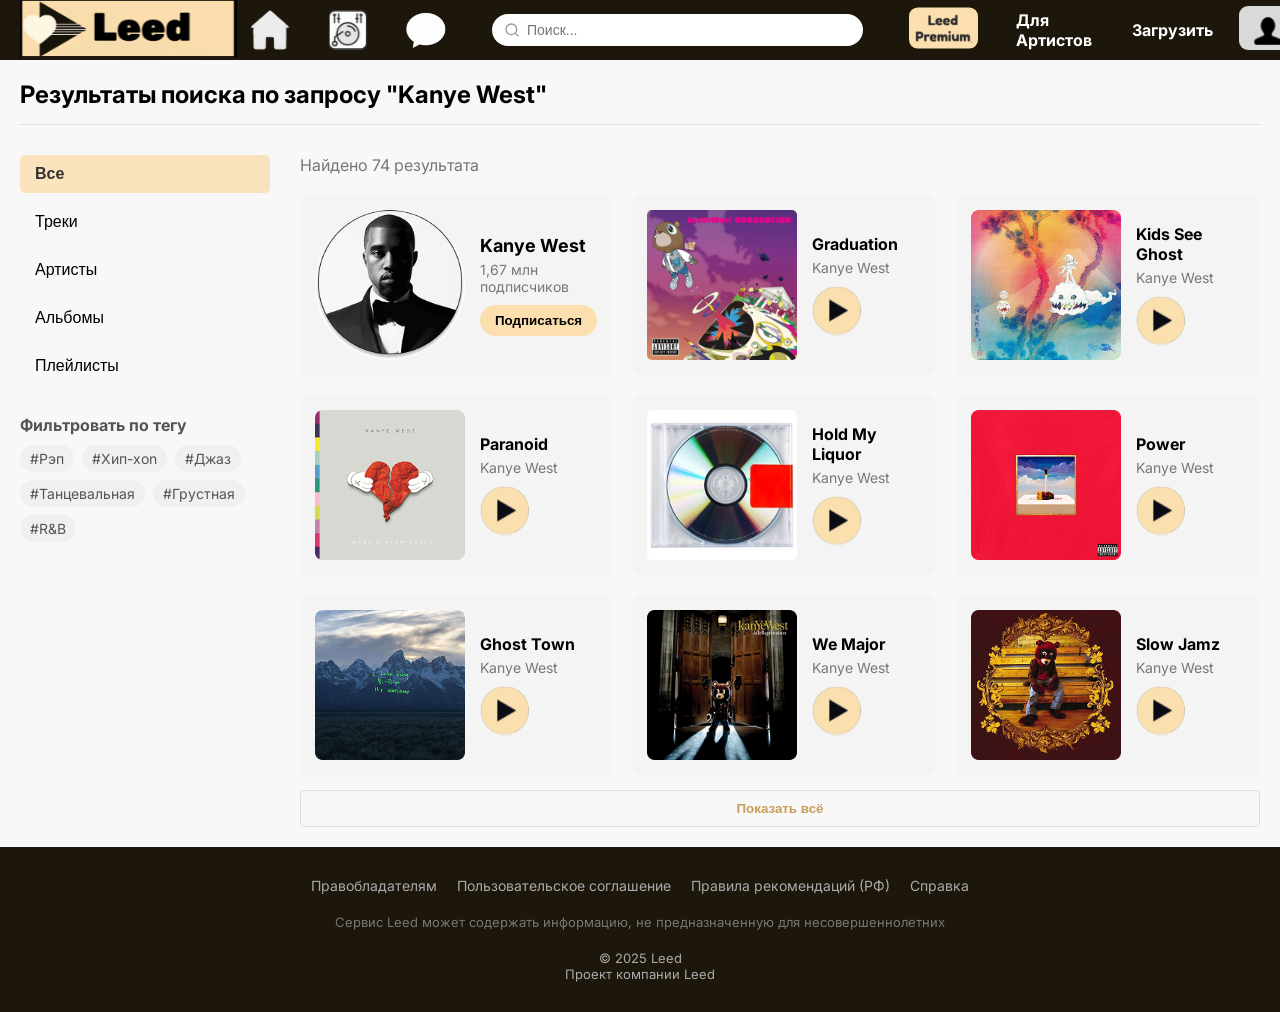
<file: search.html>
<!DOCTYPE html>
<html lang="en">
<head>
    <meta charset="UTF-8">
    <meta name="viewport" content="width=device-width, initial-scale=1.0">
    <title>Document</title>
    <link rel="preconnect" href="https://fonts.googleapis.com">
<link rel="preconnect" href="https://fonts.gstatic.com" crossorigin>
<link href="https://fonts.googleapis.com/css2?family=Inter:ital,opsz,wght@0,14..32,100..900;1,14..32,100..900&display=swap" rel="stylesheet">
    <link rel="stylesheet" href="css/style.css">
</head>
<body>
    <div class="wrapper">
        <header class ="header">
            <div class ="container">
                <div class="header__inner">
                    <a class="logo" href ="home.html">
                        <img class="logo__img" src="images/logo.svg" alt="">
                    </a>
                    <nav class="menu">
                        <ul class="menu__list">
                            <li class="menu__list-item">
                                <a href="home.html" class="menu__list-link">
                                    <img class="home__img" src="images/home.svg" alt="">
                                </a>
                            </li>
                            <li class="menu__list-item">
                                <a href="#" class="menu__list-link">
                                    <img class="library__img" src="images/library.svg" alt="">
                                </a>
                            </li>
                            <li class="menu__list-item">
                                <a href="#" class="menu__list-link">
                                    <img class="msgs__img" src="images/messages.svg" alt="">
                                </a>
                            </li>
                            <li class="menu__list-item search-container">
                                <input type="text" class="search-input" placeholder="Поиск...">
                            </li>
                            <li class="menu__list-item">
                                <a href="#" class="menu__list-link">
                                    <div style="position: relative;" class="prem"> 
                                        <img src="images/bgpremium.svg" alt="" style="width: 100%;" height="100%"> 
                                        <img src="images/premium.svg" alt="" style="position: absolute; top: 10px; left: 3px; width: 90%;"> 
                                    </div> 
                                </a>
                            </li>
                            <li class="menu__list-item">
                                <a href="#" class="menu__list-link">Для Артистов</a>
                            </li>
                            <li class="menu__list-item">
                                <a href="#" class="menu__list-link">Загрузить</a>
                            </li>
                            <li class="menu__list-item">
                              <a href="#" class="menu_list-link">
                                  <div style="position: relative;">
                                      <img class="pfpbg__img" src="images/pfpbg.svg" alt="" style="width: 100%;" height="100%"> 
                                      <img class="pfpempt__img" src="images/profileempty.svg" alt="" style="position: absolute; top: 10px; left: 3px; width: 90%;">
                                  </div>         
                              </a>
                            </li>
                            <li class="menu__list-item">
                                <a href="#" class="menu__list-link">
                                    <img class="ntfcts__img" src="images/ntfcts.svg" alt="">
                                </a>
                            </li>
                            <li class="menu__list-item">
                                <a href="#" class="menu__list-link">
                                    <img class="stngs__img" src="images/settings.svg" alt="">
                                </a>
                            </li>
                            
                        </ul>
                    </nav>
                </div>
            </div>
        </header>
        <main class="spage_search-results">
            <div class="spage_search-header">
              <h1 class="spage_search-title">Результаты поиска по запросу "Kanye West"</h1>
              <div class="spage_divider"></div>
            </div>
          
            <div class="spage_search-container">
              <!-- Левая колонка - фильтры -->
              <aside class="spage_filters">
                <div class="spage_tabs">
                  <button class="spage_tab spage_active">Все</button>
                  <button class="spage_tab">Треки</button>
                  <button class="spage_tab">Артисты</button>
                  <button class="spage_tab">Альбомы</button>
                  <button class="spage_tab">Плейлисты</button>
                </div>
          
                <div class="spage_tags-section">
                  <h3 class="spage_tags-title">Фильтровать по тегу</h3>
                  <div class="spage_tags">
                    <span class="spage_tag">#Рэп</span>
                    <span class="spage_tag">#Xип-xon</span>
                    <span class="spage_tag">#Джаз</span>
                    <span class="spage_tag">#Танцевальная</span>
                    <span class="spage_tag">#Грустная</span>
                    <span class="spage_tag">#R&B</span>
                  </div>
                </div>
              </aside>
          
              <!-- Правая колонка - результаты -->
              <div class="spage_results">
                <p class="spage_results-count">Найдено 74 результата</p>
          
                <div class="spage_results-grid">
                  <!-- Результат - артист -->
                  <div class="spage_result-card spage_artist-card">
                    <img src="images/kwest.jpg" alt="Kanye West" class="spage_artist-avatar">
                    <div class="spage_artist-info">
                      <h3 class="spage_artist-name">Kanye West</h3>
                      <p class="spage_artist-followers">1,67 млн подписчиков</p>
                      <button class="spage_follow-btn">Подписаться</button>
                    </div>
                  </div>
          
                  <!-- Результаты - альбомы/треки -->
                  <div class="spage_result-card">
                    <img src="images/graduation.svg" alt="Graduation" class="spage_album-cover">
                    <div class="spage_album-info">
                      <h3 class="spage_album-title">Graduation</h3>
                      <p class="spage_album-artist">Kanye West</p>
                      <img src="images/playbutton.svg" alt="Play" class="spage_play-btn">
                    </div>
                  </div>
          
                  <div class="spage_result-card">
                    <img src="images/ksg.jpg" alt="Kids See Ghost" class="spage_album-cover">
                    <div class="spage_album-info">
                      <h3 class="spage_album-title">Kids See Ghost</h3>
                      <p class="spage_album-artist">Kanye West</p>
                      <img src="images/playbutton.svg" alt="Play" class="spage_play-btn">
                    </div>
                  </div>
          
                  <div class="spage_result-card">
                    <img src="images/808.jpg" alt="Paranoid" class="spage_album-cover">
                    <div class="spage_album-info">
                      <h3 class="spage_album-title">Paranoid</h3>
                      <p class="spage_album-artist">Kanye West</p>
                      <img src="images/playbutton.svg" alt="Play" class="spage_play-btn">
                    </div>
                  </div>
          
                  <div class="spage_result-card">
                    <img src="images/yeezus.jpg" alt="Hold My Liquor" class="spage_album-cover">
                    <div class="spage_album-info">
                      <h3 class="spage_album-title">Hold My Liquor</h3>
                      <p class="spage_album-artist">Kanye West</p>
                      <img src="images/playbutton.svg" alt="Play" class="spage_play-btn">
                    </div>
                  </div>
          
                  <div class="spage_result-card">
                    <img src="images/mbdtf.jpg" alt="Power" class="spage_album-cover">
                    <div class="spage_album-info">
                      <h3 class="spage_album-title">Power</h3>
                      <p class="spage_album-artist">Kanye West</p>
                      <img src="images/playbutton.svg" alt="Play" class="spage_play-btn">
                    </div>
                  </div>
          
                  <div class="spage_result-card">
                    <img src="images/ye.jpg" alt="Ghost Town" class="spage_album-cover">
                    <div class="spage_album-info">
                      <h3 class="spage_album-title">Ghost Town</h3>
                      <p class="spage_album-artist">Kanye West</p>
                      <img src="images/playbutton.svg" alt="Play" class="spage_play-btn">
                    </div>
                  </div>
          
                  <div class="spage_result-card">
                    <img src="images/late.jpg" alt="We Major" class="spage_album-cover">
                    <div class="spage_album-info">
                      <h3 class="spage_album-title">We Major</h3>
                      <p class="spage_album-artist">Kanye West</p>
                      <img src="images/playbutton.svg" alt="Play" class="spage_play-btn">
                    </div>
                  </div>
          
                  <div class="spage_result-card">
                    <img src="images/dropout.jpg" alt="Slow Jamz" class="spage_album-cover">
                    <div class="spage_album-info">
                      <h3 class="spage_album-title">Slow Jamz</h3>
                      <p class="spage_album-artist">Kanye West</p>
                      <img src="images/playbutton.svg" alt="Play" class="spage_play-btn">
                    </div>
                  </div>
                </div>
                <button class="sshow-more-btn">Показать всё</button>
              </div>
            </div>
          </main>
          
          <footer class="footer">
            <div class="footer__container">
                <div class="footer__text-links">
                    <span class="footer__text">Правобладателям</span>
                    <span class="footer__text">Пользовательское соглашение</span>
                    <span class="footer__text">Правила рекомендаций (РФ)</span>
                    <span class="footer__text">Справка</span>
                </div>
                
                <p class="footer__notice">
                    Сервис Leed может содержать информацию, не предназначенную для несовершеннолетних
                </p>
                
                <p class="footer__copyright">
                    © 2025 Leed<br>
                    Проект компании Leed
                </p>
            </div>
        </footer>
    </div>
    <script>
        document.addEventListener('DOMContentLoaded', function() {
          // Находим поле поиска
          const searchInput = document.querySelector('.search-input');
          
          // Добавляем обработчик события нажатия клавиши
          searchInput.addEventListener('keypress', function(e) {
            // Проверяем, была ли нажата клавиша Enter (код 13)
            if (e.key === 'Enter') {
              // Получаем значение из поля поиска
              const searchQuery = this.value.trim();
              
              // Если поле не пустое
              if (searchQuery) {
                // Перенаправляем на страницу поиска с параметром запроса
                window.location.href = 'search.html';
              }
            }
          });
        });
        document.addEventListener('DOMContentLoaded', function() {
            const modalOverlay = document.getElementById('registrationOverlay');
            const modal = document.getElementById('registrationModal');
            const skipBtn = document.getElementById('skipBtn');
            
            // Элементы, при клике на которые появляется модальное окно
            const triggerElements = [
                '.library__img',
                '.msgs__img',
                '.prem',
                '.menu__list-link:contains("Для Артистов")',
                '.menu__list-link:contains("Загрузить")',
                '.pfpempt__img',
                '.ntfcts__img',
                '.stngs__img'
            ];
            
            // Добавляем обработчики для всех триггерных элементов
            triggerElements.forEach(selector => {
                // Для текстовых элементов используем другой подход
                if (selector.includes('contains')) {
                const text = selector.match(/contains\("([^"]+)"\)/)[1];
                document.querySelectorAll('.menu__list-link').forEach(el => {
                    if (el.textContent.includes(text)) {
                    el.addEventListener('click', function(e) {
                        if (!e.target.closest('.registration-modal')) {
                        e.preventDefault();
                        showModal();
                        }
                    });
                    }
                });
                } else {
                document.querySelectorAll(selector).forEach(el => {
                    el.closest('a').addEventListener('click', function(e) {
                    if (!e.target.closest('.registration-modal')) {
                        e.preventDefault();
                        showModal();
                    }
                    });
                });
                }
            });
            
            // Показать модальное окно
            function showModal() {
                modalOverlay.style.display = 'block';
                modal.style.display = 'block';
                document.body.style.overflow = 'hidden';
            }
            
            // Скрыть модальное окно
            function hideModal() {
                modalOverlay.style.display = 'none';
                modal.style.display = 'none';
                document.body.style.overflow = '';
            }
            
            // Обработчики кнопок
            skipBtn.addEventListener('click', hideModal);
            
            // Закрытие при клике на оверлей
            modalOverlay.addEventListener('click', hideModal);
            
            // Предотвращаем всплытие события от модального окна
            modal.addEventListener('click', function(e) {
                e.stopPropagation();
            });
            });
        </script>
        <div class="modal-overlay" id="registrationOverlay"></div>
        <div class="registration-modal" id="registrationModal">
          <div class="modal-content">
            <h2 class="modal-title">Зарегистрируйтесь для пользования всеми функциями приложения</h2>
            
            <div class="modal-buttons">
              <button class="modal-btn skip-btn" id="skipBtn">Закрыть</button>
              <a href="sign.html" class="modal-btn register-btn" id="registerBtn">Регистрация</a>
            </div>
          </div>
        </div>
</body>
</html>
</file>
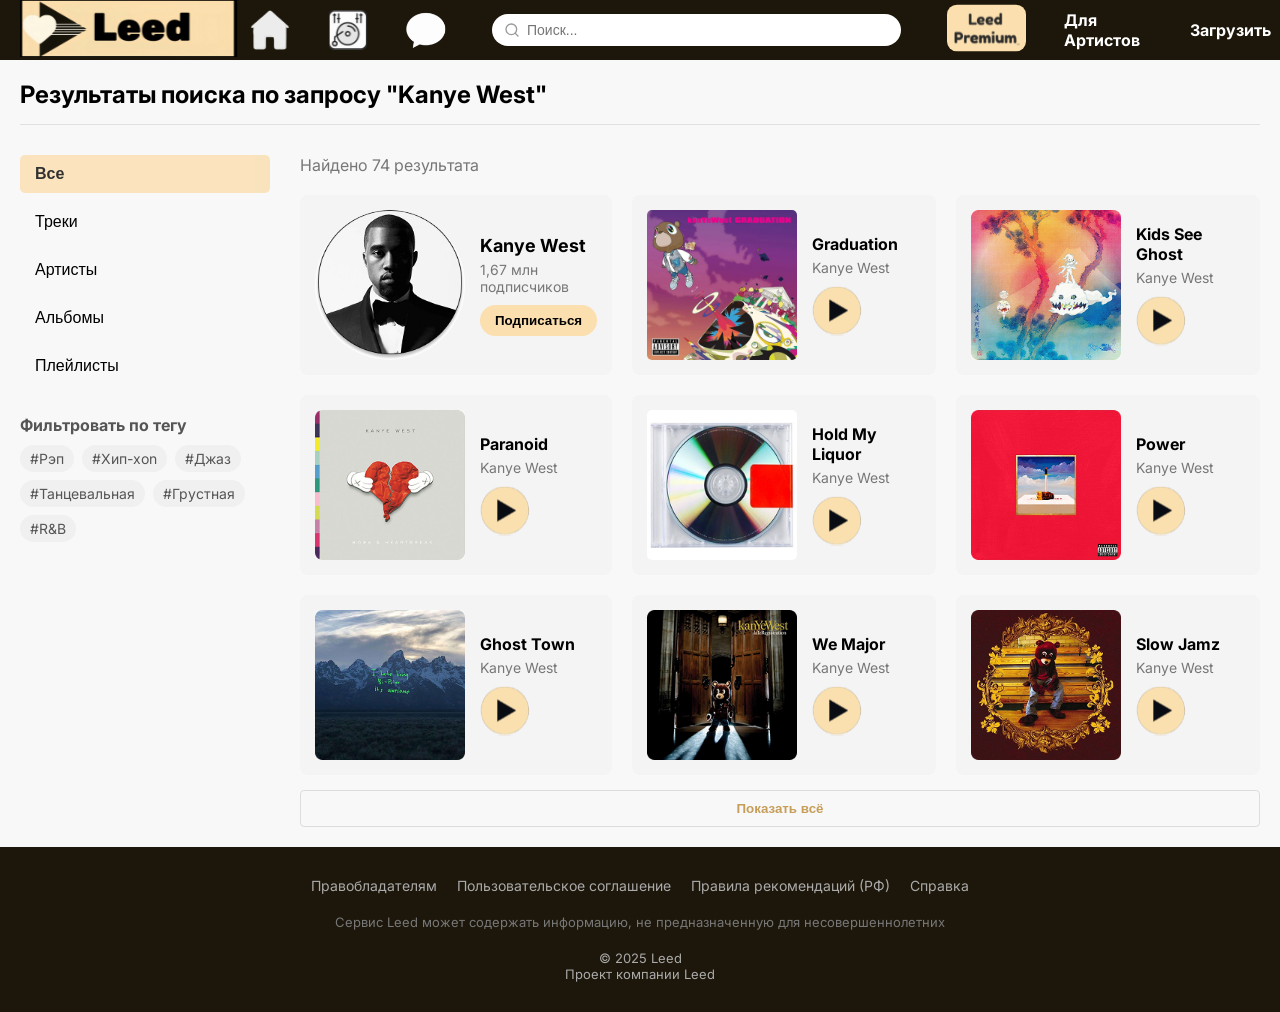
<file: search2.html>
<!DOCTYPE html>
<html lang="en">
<head>
    <meta charset="UTF-8">
    <meta name="viewport" content="width=device-width, initial-scale=1.0">
    <title>Document</title>
    <link rel="preconnect" href="https://fonts.googleapis.com">
<link rel="preconnect" href="https://fonts.gstatic.com" crossorigin>
<link href="https://fonts.googleapis.com/css2?family=Inter:ital,opsz,wght@0,14..32,100..900;1,14..32,100..900&display=swap" rel="stylesheet">
    <link rel="stylesheet" href="css/style.css">
</head>
<body>
    <div class="wrapper">
      <header class ="header">
        <div class ="container">
            <div class="header__inner">
                <a class="logo" href ="home2.html">
                    <img class="logo__img" src="images/logo.svg" alt="">
                </a>
                <nav class="menu">
                    <ul class="menu__list">
                        <li class="menu__list-item">
                            <a href="home2.html" class="menu__list-link">
                                <img class="home__img" src="images/home.svg" alt="">
                            </a>
                        </li>
                        <li class="menu__list-item">
                            <a href="library.html" class="menu__list-link">
                                <img class="library__img" src="images/library.svg" alt="">
                            </a>
                        </li>
                        <li class="menu__list-item">
                            <a href="Messages.html" class="menu__list-link">
                                <img class="msgs__img" src="images/messages.svg" alt="">
                            </a>
                        </li>
                        <li class="menu__list-item search-container">
                            <input type="text" class="search-input" placeholder="Поиск...">
                        </li>
                        <li class="menu__list-item">
                          <a href="sub.html" class="menu__list-link">
                              <div style="position: relative;"> 
                                  <img src="images/bgpremium.svg" alt="" style="width: 100%;" height="100%"> 
                                  <img src="images/premium.svg" alt="" style="position: absolute; top: 10px; left: 3px; width: 90%;"> 
                              </div>  
                          </a>
                      </li>
                        <li class="menu__list-item">
                            <a href="artist.html" class="menu__list-link">Для Артистов</a>
                        </li>
                        <li class="menu__list-item">
                            <span class="menu__list-link">Загрузить</span>
                        </li>
                        <li class="menu__list-item">
                            <a href="profile.html" class="menu__list-link">
                                <div style="position: relative;">
                                    <img class="pfp__img" src="images/pfp.jpg" alt="" width="100%">
                                </div>         
                            </a>
                        </li>
                        <li class="menu__list-item">
                            <a href="#" class="menu__list-link">
                                <img class="ntfcts__img" src="images/ntfcts.svg" alt="">
                            </a>
                        </li>
                        <li class="menu__list-item">
                            <a href="settings.html" class="menu__list-link">
                                <img class="stngs__img" src="images/settings.svg" alt="">
                            </a>
                        </li>
                        
                    </ul>
                </nav>
            </div>
        </div>
    </header>
    <main class="spage_search-results">
      <div class="spage_search-header">
        <h1 class="spage_search-title">Результаты поиска по запросу "Kanye West"</h1>
        <div class="spage_divider"></div>
      </div>
    
      <div class="spage_search-container">
        <!-- Левая колонка - фильтры -->
        <aside class="spage_filters">
          <div class="spage_tabs">
            <button class="spage_tab spage_active">Все</button>
            <button class="spage_tab">Треки</button>
            <button class="spage_tab">Артисты</button>
            <button class="spage_tab">Альбомы</button>
            <button class="spage_tab">Плейлисты</button>
          </div>
    
          <div class="spage_tags-section">
            <h3 class="spage_tags-title">Фильтровать по тегу</h3>
            <div class="spage_tags">
              <span class="spage_tag">#Рэп</span>
              <span class="spage_tag">#Xип-xon</span>
              <span class="spage_tag">#Джаз</span>
              <span class="spage_tag">#Танцевальная</span>
              <span class="spage_tag">#Грустная</span>
              <span class="spage_tag">#R&B</span>
            </div>
          </div>
        </aside>
    
        <!-- Правая колонка - результаты -->
        <div class="spage_results">
          <p class="spage_results-count">Найдено 74 результата</p>
    
          <div class="spage_results-grid">
            <!-- Результат - артист -->
            <div class="spage_result-card spage_artist-card">
              <img src="images/kwest.jpg" alt="Kanye West" class="spage_artist-avatar">
              <div class="spage_artist-info">
                <h3 class="spage_artist-name">Kanye West</h3>
                <p class="spage_artist-followers">1,67 млн подписчиков</p>
                <button class="spage_follow-btn">Подписаться</button>
              </div>
            </div>
    
            <!-- Результаты - альбомы/треки -->
            <div class="spage_result-card">
              <img src="images/graduation.svg" alt="Graduation" class="spage_album-cover">
              <div class="spage_album-info">
                <h3 class="spage_album-title">Graduation</h3>
                <p class="spage_album-artist">Kanye West</p>
                <img src="images/playbutton.svg" alt="Play" class="spage_play-btn">
              </div>
            </div>
    
            <div class="spage_result-card">
              <img src="images/ksg.jpg" alt="Kids See Ghost" class="spage_album-cover">
              <div class="spage_album-info">
                <h3 class="spage_album-title">Kids See Ghost</h3>
                <p class="spage_album-artist">Kanye West</p>
                <img src="images/playbutton.svg" alt="Play" class="spage_play-btn">
              </div>
            </div>
    
            <div class="spage_result-card">
              <img src="images/808.jpg" alt="Paranoid" class="spage_album-cover">
              <div class="spage_album-info">
                <h3 class="spage_album-title">Paranoid</h3>
                <p class="spage_album-artist">Kanye West</p>
                <img src="images/playbutton.svg" alt="Play" class="spage_play-btn">
              </div>
            </div>
    
            <div class="spage_result-card">
              <img src="images/yeezus.jpg" alt="Hold My Liquor" class="spage_album-cover">
              <div class="spage_album-info">
                <h3 class="spage_album-title">Hold My Liquor</h3>
                <p class="spage_album-artist">Kanye West</p>
                <img src="images/playbutton.svg" alt="Play" class="spage_play-btn">
              </div>
            </div>
    
            <div class="spage_result-card">
              <img src="images/mbdtf.jpg" alt="Power" class="spage_album-cover">
              <div class="spage_album-info">
                <h3 class="spage_album-title">Power</h3>
                <p class="spage_album-artist">Kanye West</p>
                <img src="images/playbutton.svg" alt="Play" class="spage_play-btn">
              </div>
            </div>
    
            <div class="spage_result-card">
              <img src="images/ye.jpg" alt="Ghost Town" class="spage_album-cover">
              <div class="spage_album-info">
                <h3 class="spage_album-title">Ghost Town</h3>
                <p class="spage_album-artist">Kanye West</p>
                <img src="images/playbutton.svg" alt="Play" class="spage_play-btn">
              </div>
            </div>
    
            <div class="spage_result-card">
              <img src="images/late.jpg" alt="We Major" class="spage_album-cover">
              <div class="spage_album-info">
                <h3 class="spage_album-title">We Major</h3>
                <p class="spage_album-artist">Kanye West</p>
                <img src="images/playbutton.svg" alt="Play" class="spage_play-btn">
              </div>
            </div>
    
            <div class="spage_result-card">
              <img src="images/dropout.jpg" alt="Slow Jamz" class="spage_album-cover">
              <div class="spage_album-info">
                <h3 class="spage_album-title">Slow Jamz</h3>
                <p class="spage_album-artist">Kanye West</p>
                <img src="images/playbutton.svg" alt="Play" class="spage_play-btn">
              </div>
            </div>
          </div>
          <button class="sshow-more-btn">Показать всё</button>
        </div>
      </div>
    </main>
          
          <footer class="footer">
            <div class="footer__container">
                <div class="footer__text-links">
                    <span class="footer__text">Правобладателям</span>
                    <span class="footer__text">Пользовательское соглашение</span>
                    <span class="footer__text">Правила рекомендаций (РФ)</span>
                    <span class="footer__text">Справка</span>
                </div>
                
                <p class="footer__notice">
                    Сервис Leed может содержать информацию, не предназначенную для несовершеннолетних
                </p>
                
                <p class="footer__copyright">
                    © 2025 Leed<br>
                    Проект компании Leed
                </p>
            </div>
        </footer>
    </div>
    <script>
        document.addEventListener('DOMContentLoaded', function() {
          // Находим поле поиска
          const searchInput = document.querySelector('.search-input');
          
          // Добавляем обработчик события нажатия клавиши
          searchInput.addEventListener('keypress', function(e) {
            // Проверяем, была ли нажата клавиша Enter (код 13)
            if (e.key === 'Enter') {
              // Получаем значение из поля поиска
              const searchQuery = this.value.trim();
              
              // Если поле не пустое
              if (searchQuery) {
                // Перенаправляем на страницу поиска с параметром запроса
                window.location.href = 'search2.html';
              }
            }
          });
        });
        document.addEventListener('DOMContentLoaded', function() {
            const notificationsBtn = document.querySelector('.menu__list-link .ntfcts__img').closest('a');
            const notificationsPopup = document.getElementById('notificationsPopup');
            let popupVisible = false;

            // Функция для обновления позиции попапа
            function updatePopupPosition() {
            if (popupVisible) {
                const header = document.querySelector('.header');
                const headerRect = header.getBoundingClientRect();
                notificationsPopup.style.top = `${headerRect.bottom + 10}px`;
            }
            }

            // Обработчик клика по иконке уведомлений
            notificationsBtn.addEventListener('click', function(e) {
            e.preventDefault();
            popupVisible = !popupVisible;
            
            if (popupVisible) {
                updatePopupPosition();
                notificationsPopup.style.display = 'block';
            } else {
                notificationsPopup.style.display = 'none';
            }
            });

            // Закрытие попапа при клике вне его области
            document.addEventListener('click', function(e) {
            if (popupVisible && 
                !notificationsPopup.contains(e.target) && 
                !notificationsBtn.contains(e.target)) {
                popupVisible = false;
                notificationsPopup.style.display = 'none';
            }
            });

            // Обновляем позицию при скролле
            window.addEventListener('scroll', function() {
            if (popupVisible) {
                updatePopupPosition();
            }
            });

            // Обновляем позицию при ресайзе
            window.addEventListener('resize', function() {
            if (popupVisible) {
                updatePopupPosition();
            }
            });

            // Обработчик клика по кнопке подписки
            const followButtons = document.querySelectorAll('.notification-follow-btn');
            followButtons.forEach(btn => {
            btn.addEventListener('click', function(e) {
                e.stopPropagation();
                console.log('Подписаться на пользователя');
            });
            });
        });
        </script>
        <div class="notifications-popup" id="notificationsPopup">
          <div class="notifications-header">
            <h2 class="notifications-title">Уведомления</h2>
            <a href="#" class="notifications-settings">Настройки</a>
          </div>
          
          <div class="notification-item">
            <img src="images/hanamichi.jpg" alt="Hanamichi" class="notification-avatar">
            <div class="notification-content">
              <p class="notification-text"><strong>Hanamichi</strong> подписался на ваш профиль</p>
              <p class="notification-time">5 минут назад</p>
            </div>
            <img src="images/sub.png" alt="Подписаться" class="notification-follow-btn">
          </div>
          
          <!-- Здесь могут быть дополнительные уведомления -->
        </div>
</body>
</html>
</file>
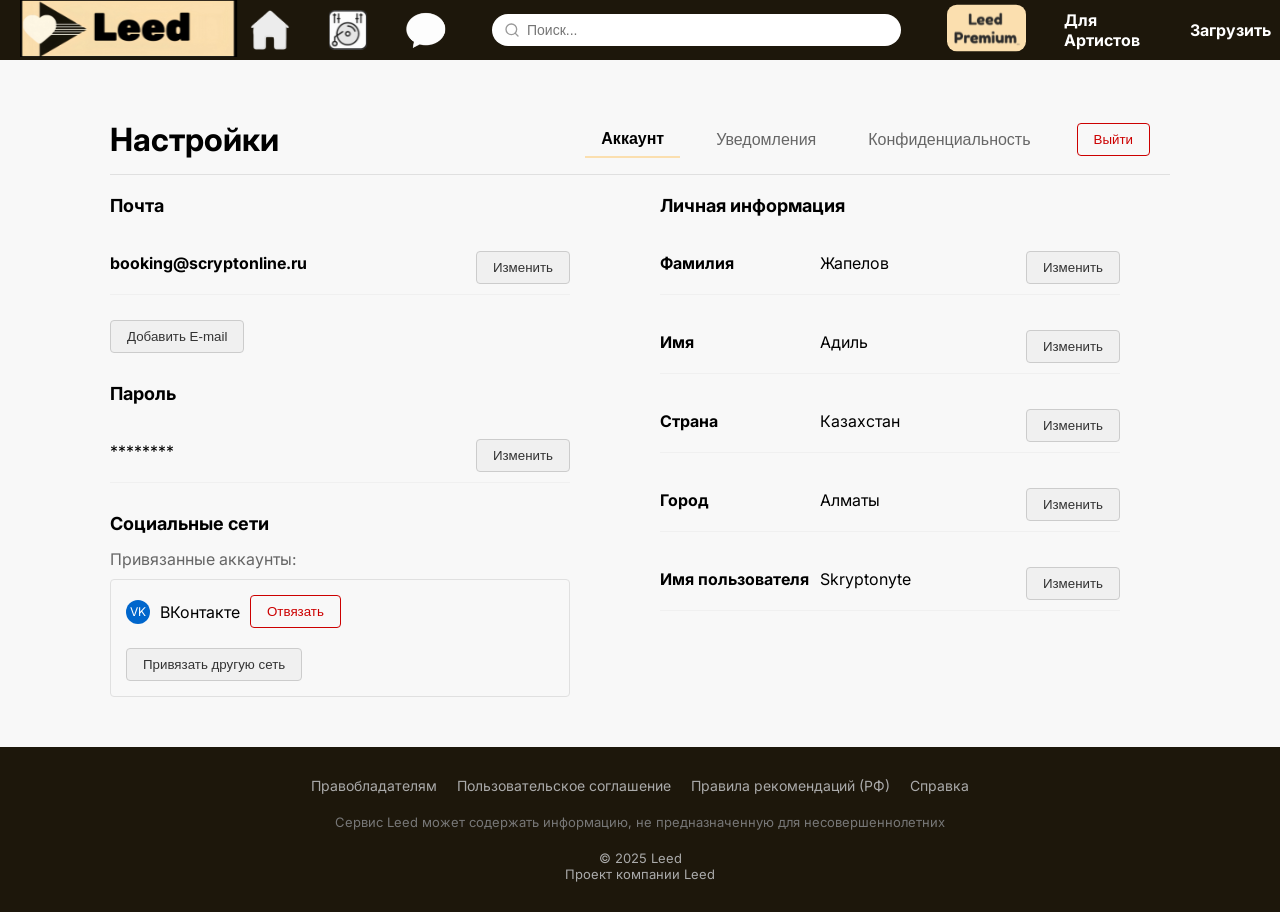
<file: settings.html>
<!DOCTYPE html>
<html lang="en">
<head>
    <meta charset="UTF-8">
    <meta name="viewport" content="width=device-width, initial-scale=1.0">
    <title>Document</title>
    <link rel="preconnect" href="https://fonts.googleapis.com">
<link rel="preconnect" href="https://fonts.gstatic.com" crossorigin>
<link href="https://fonts.googleapis.com/css2?family=Inter:ital,opsz,wght@0,14..32,100..900;1,14..32,100..900&display=swap" rel="stylesheet">
    <link rel="stylesheet" href="css/style.css">
</head>
<body>
    <div class="wrapper">
        <header class ="header">
            <div class ="container">
                <div class="header__inner">
                    <a class="logo" href ="home2.html">
                        <img class="logo__img" src="images/logo.svg" alt="">
                    </a>
                    <nav class="menu">
                        <ul class="menu__list">
                            <li class="menu__list-item">
                                <a href="home2.html" class="menu__list-link">
                                    <img class="home__img" src="images/home.svg" alt="">
                                </a>
                            </li>
                            <li class="menu__list-item">
                                <a href="library.html" class="menu__list-link">
                                    <img class="library__img" src="images/library.svg" alt="">
                                </a>
                            </li>
                            <li class="menu__list-item">
                                <a href="Messages.html" class="menu__list-link">
                                    <img class="msgs__img" src="images/messages.svg" alt="">
                                </a>
                            </li>
                            <li class="menu__list-item search-container">
                                <input type="text" class="search-input" placeholder="Поиск...">
                            </li>
                            <li class="menu__list-item">
                              <a href="sub.html" class="menu__list-link">
                                  <div style="position: relative;"> 
                                      <img src="images/bgpremium.svg" alt="" style="width: 100%;" height="100%"> 
                                      <img src="images/premium.svg" alt="" style="position: absolute; top: 10px; left: 3px; width: 90%;"> 
                                  </div>  
                              </a>
                          </li>
                            <li class="menu__list-item">
                                <a href="artist.html" class="menu__list-link">Для Артистов</a>
                            </li>
                            <li class="menu__list-item">
                              <span class="menu__list-link">Загрузить</span>
                            </li>
                            <li class="menu__list-item">
                                <a href="profile.html" class="menu__list-link">
                                    <div style="position: relative;">
                                        <img class="pfp__img" src="images/pfp.jpg" alt="" width="100%">
                                    </div>         
                                </a>
                            </li>
                            <li class="menu__list-item">
                                <a href="#" class="menu__list-link">
                                    <img class="ntfcts__img" src="images/ntfcts.svg" alt="">
                                </a>
                            </li>
                            <li class="menu__list-item">
                                <a href="settings.html" class="menu__list-link">
                                    <img class="stngs__img" src="images/settings.svg" alt="">
                                </a>
                            </li>
                            
                        </ul>
                    </nav>
                </div>
            </div>
        </header>
        <main class="settings-page">
            <div class="settings-header">
              <h1>Настройки</h1>
              <div class="settings-tabs">
                <button class="tab active">Аккаунт</button>
                <button class="tab">Уведомления</button>
                <button class="tab">Конфиденциальность</button>
                <button onclick="window.location.href='home.html'" class="logout-btn">Выйти</button>
              </div>
            </div>
          
            <div class="settings-content">
              <div class="account-settings">
                <div class="left-column">
                  <section class="settings-section">
                    <h3>Почта</h3>
                    <div class="settings-item">
                      <span class="email-value">booking@scryptonline.ru</span>
                      <button class="btn-edit">Изменить</button>
                    </div>
                    <button class="btn-add">Добавить E-mail</button>
                  </section>
          
                  <section class="settings-section">
                    <h3>Пароль</h3>
                    <div class="settings-item">
                      <span>********</span>
                      <button class="btn-edit">Изменить</button>
                    </div>
                  </section>
          
                  <section class="settings-section">
                    <h3>Социальные сети</h3>
                    <p class="social-login">Привязанные аккаунты:</p>
                    <div class="social-accounts">
                      <div class="social-item">
                        <span class="social-icon">VK</span>
                        <span class="social-name">ВКонтакте</span>
                        <button class="btn-unlink">Отвязать</button>
                      </div>
                      <button class="btn-link">Привязать другую сеть</button>
                    </div>
                  </section>
                </div>
          
                <div class="right-column">
                  <section class="settings-section">
                    <h3>Личная информация</h3>
                    <div class="info-item">
                      <div class="info-label">Фамилия</div>
                      <div class="info-value">Жапелов</div>
                      <button class="btn-edit">Изменить</button>
                    </div>
                    
                    <div class="info-item">
                      <div class="info-label">Имя</div>
                      <div class="info-value">Адиль</div>
                      <button class="btn-edit">Изменить</button>
                    </div>
                    
                    <div class="info-item">
                      <div class="info-label">Страна</div>
                      <div class="info-value">Казахстан</div>
                      <button class="btn-edit">Изменить</button>
                    </div>
                    
                    <div class="info-item">
                      <div class="info-label">Город</div>
                      <div class="info-value">Алматы</div>
                      <button class="btn-edit">Изменить</button>
                    </div>
                    
                    <div class="info-item">
                      <div class="info-label">Имя пользователя</div>
                      <div class="info-value">Skryptonyte</div>
                      <button class="btn-edit">Изменить</button>
                    </div>
                  </section>
                </div>
              </div>
            </div>
        </main>
        <footer class="footer">
          <div class="footer__container">
              <div class="footer__text-links">
                  <span class="footer__text">Правобладателям</span>
                  <span class="footer__text">Пользовательское соглашение</span>
                  <span class="footer__text">Правила рекомендаций (РФ)</span>
                  <span class="footer__text">Справка</span>
              </div>
              
              <p class="footer__notice">
                  Сервис Leed может содержать информацию, не предназначенную для несовершеннолетних
              </p>
              
              <p class="footer__copyright">
                  © 2025 Leed<br>
                  Проект компании Leed
              </p>
          </div>
      </footer>
    </div>
    <script>
      document.addEventListener('DOMContentLoaded', function() {
            // Обработчик для кнопки выхода
            const logoutBtn = document.querySelector('.logout-btn');
            const logoutModalOverlay = document.getElementById('logoutModalOverlay');
            const logoutCancelBtn = document.getElementById('logoutCancelBtn');
            const logoutConfirmBtn = document.getElementById('logoutConfirmBtn');
            
            // Изменяем кнопку выхода, чтобы она показывала модальное окно
            logoutBtn.onclick = function(e) {
                e.preventDefault();
                logoutModalOverlay.style.display = 'flex';
            };
            
            // Обработчик для кнопки "Нет"
            logoutCancelBtn.addEventListener('click', function() {
                logoutModalOverlay.style.display = 'none';
            });
            
            // Обработчик для кнопки "Выйти"
            logoutConfirmBtn.addEventListener('click', function() {
                window.location.href = 'home.html';
            });
            
            // Закрытие модального окна при клике вне его
            logoutModalOverlay.addEventListener('click', function(e) {
                if (e.target === logoutModalOverlay) {
                    logoutModalOverlay.style.display = 'none';
                }
            });
            
            // Остальные обработчики событий...
        });
      document.addEventListener('DOMContentLoaded', function() {
        // Находим поле поиска
        const searchInput = document.querySelector('.search-input');
        
        // Добавляем обработчик события нажатия клавиши
        searchInput.addEventListener('keypress', function(e) {
          // Проверяем, была ли нажата клавиша Enter (код 13)
          if (e.key === 'Enter') {
            // Получаем значение из поля поиска
            const searchQuery = this.value.trim();
            
            // Если поле не пустое
            if (searchQuery) {
              // Перенаправляем на страницу поиска с параметром запроса
              window.location.href = 'search.html';
            }
          }
        });
      });
      document.addEventListener('DOMContentLoaded', function() {
        const notificationsBtn = document.querySelector('.menu__list-link .ntfcts__img').closest('a');
        const notificationsPopup = document.getElementById('notificationsPopup');
        let popupVisible = false;

        // Функция для обновления позиции попапа
        function updatePopupPosition() {
          if (popupVisible) {
            const header = document.querySelector('.header');
            const headerRect = header.getBoundingClientRect();
            notificationsPopup.style.top = `${headerRect.bottom + 10}px`;
          }
        }

        // Обработчик клика по иконке уведомлений
        notificationsBtn.addEventListener('click', function(e) {
          e.preventDefault();
          popupVisible = !popupVisible;
          
          if (popupVisible) {
            updatePopupPosition();
            notificationsPopup.style.display = 'block';
          } else {
            notificationsPopup.style.display = 'none';
          }
        });

        // Закрытие попапа при клике вне его области
        document.addEventListener('click', function(e) {
          if (popupVisible && 
              !notificationsPopup.contains(e.target) && 
              !notificationsBtn.contains(e.target)) {
            popupVisible = false;
            notificationsPopup.style.display = 'none';
          }
        });

        // Обновляем позицию при скролле
        window.addEventListener('scroll', function() {
          if (popupVisible) {
            updatePopupPosition();
          }
        });

        // Обновляем позицию при ресайзе
        window.addEventListener('resize', function() {
          if (popupVisible) {
            updatePopupPosition();
          }
        });

        // Обработчик клика по кнопке подписки
        const followButtons = document.querySelectorAll('.notification-follow-btn');
        followButtons.forEach(btn => {
          btn.addEventListener('click', function(e) {
            e.stopPropagation();
            console.log('Подписаться на пользователя');
          });
        });
      });
    </script>
    <div class="notifications-popup" id="notificationsPopup">
        <div class="notifications-header">
          <h2 class="notifications-title">Уведомления</h2>
          <a href="settings.html" class="notifications-settings">Настройки</a>
        </div>
        
        <div class="notification-item">
          <img src="images/hanamichi.jpg" alt="Hanamichi" class="notification-avatar">
          <div class="notification-content">
            <p class="notification-text"><strong>Hanamichi</strong> подписался на ваш профиль</p>
            <p class="notification-time">5 минут назад</p>
          </div>
          <img src="images/sub.png" alt="Подписаться" class="notification-follow-btn">
        </div>
        
        <!-- Здесь могут быть дополнительные уведомления -->
      </div>
      <div class="logout-modal-overlay" id="logoutModalOverlay">
        <div class="logout-modal">
            <h2>Вы уверены, что хотите выйти из аккаунта?</h2>
            <div class="logout-modal-buttons">
                <button class="logout-cancel-btn" id="logoutCancelBtn">Нет</button>
                <button class="logout-confirm-btn" id="logoutConfirmBtn">Выйти</button>
            </div>
        </div>
    </div>
</div>
</body>
</html>
</file>
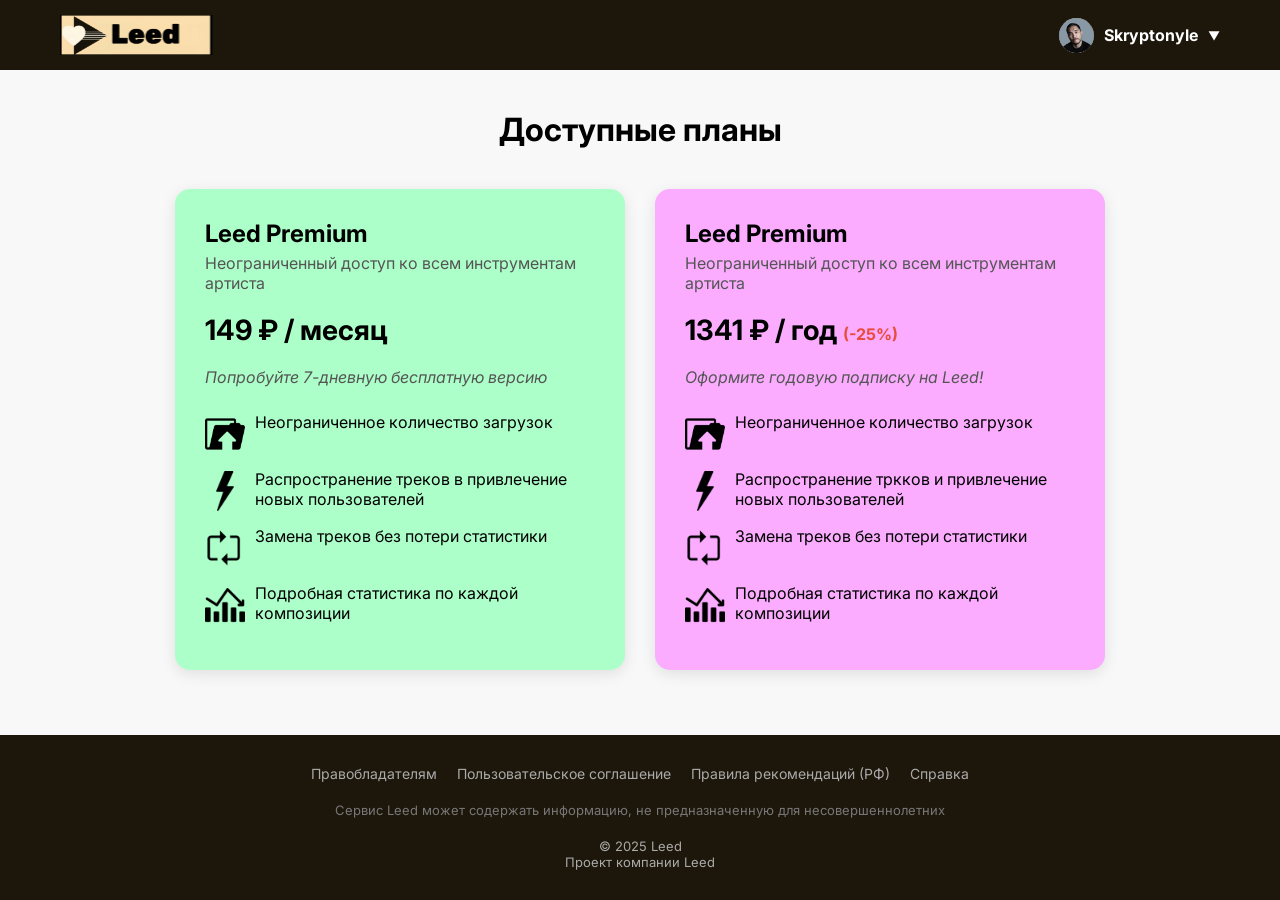
<file: sub.html>
<!DOCTYPE html>
<html lang="en">
<head>
    <meta charset="UTF-8">
    <meta name="viewport" content="width=device-width, initial-scale=1.0">
    <title>Document</title>
    <link rel="preconnect" href="https://fonts.googleapis.com">
<link rel="preconnect" href="https://fonts.gstatic.com" crossorigin>
<link href="https://fonts.googleapis.com/css2?family=Inter:ital,opsz,wght@0,14..32,100..900;1,14..32,100..900&display=swap" rel="stylesheet">
    <link rel="stylesheet" href="css/style.css">
</head>
<body>
    <div class="wrapper">
        <header class="sub_header">
            <div class="sub_header-container">
              <a href="home2.html" class="sub_logo-link">
                <img src="images/logo.svg" alt="Логотип" class="sub_logo">
              </a>
              <a href="profile.html" class="sub_account-link">
                <div class="sub_account-info">
                  <img src="images/pfp.jpg" alt="Аватар" class="sub_avatar">
                  <span class="sub_username">Skryptonyle</span>
                  <span class="sub_dropdown-arrow">▼</span>
                </div>
              </a>
            </div>
          </header>
          <main class="sub_pricing-page">
            <h1 class="sub_pricing-title">Доступные планы</h1>
            
            <div class="sub_pricing-cards">
              <!-- Месячная подписка -->
              <div class="sub_pricing-card-wrapper">
                <div class="sub_pricing-card sub_monthly-card">
                  <div class="sub_card-header">
                    <h2 class="sub_plan-name">Leed Premium</h2>
                    <p class="sub_plan-description">Неограниченный доступ ко всем инструментам артиста</p>
                  </div>
                  
                  <div class="sub_price">149 ₽ / месяц</div>
                  <p class="sub_trial-info">Попробуйте 7-дневную бесплатную версию</p>
                  
                  <ul class="sub_features-list">
                    <li class="sub_feature-item">
                      <img src="images/load.svg" alt="✓" class="sub_feature-icon">
                      Неограниченное количество загрузок
                    </li>
                    <li class="sub_feature-item">
                      <img src="images/speed.png" alt="✓" class="sub_feature-icon">
                      Распространение треков в привлечение новых пользователей
                    </li>
                    <li class="sub_feature-item">
                      <img src="images/trade.png" alt="✓" class="sub_feature-icon">
                      Замена треков без потери статистики
                    </li>
                    <li class="sub_feature-item">
                      <img src="images/stat.svg" alt="✓" class="sub_feature-icon">
                      Подробная статистика по каждой композиции
                    </li>
                  </ul>
                </div>
              </div>
              <!-- Годовая подписка -->
              <div class="sub_pricing-card-wrapper">
                <div class="sub_pricing-card sub_yearly-card">
                  <div class="sub_card-header">
                    <h2 class="sub_plan-name">Leed Premium</h2>
                    <p class="sub_plan-description">Неограниченный доступ ко всем инструментам артиста</p>
                  </div>
                  
                  <div class="sub_price">1341 ₽ / год <span class="sub_discount">(-25%)</span></div>
                  <p class="sub_trial-info">Оформите годовую подписку на Leed!</p>
                  
                  <ul class="sub_features-list">
                    <li class="sub_feature-item">
                      <img src="images/load.svg" alt="✓" class="sub_feature-icon">
                      Неограниченное количество загрузок
                    </li>
                    <li class="sub_feature-item">
                      <img src="images/speed.png" alt="✓" class="sub_feature-icon">
                      Распространение тркков и привлечение новых пользователей
                    </li>
                    <li class="sub_feature-item">
                      <img src="images/trade.png" alt="✓" class="sub_feature-icon">
                      Замена треков без потери статистики
                    </li>
                    <li class="sub_feature-item">
                      <img src="images/stat.svg" alt="✓" class="sub_feature-icon">
                      Подробная статистика по каждой композиции
                    </li>
                  </ul>
                </div>
              </div>
            </div>
          </main>
          
          <footer class="footer">
            <div class="footer__container">
                <div class="footer__text-links">
                    <span class="footer__text">Правобладателям</span>
                    <span class="footer__text">Пользовательское соглашение</span>
                    <span class="footer__text">Правила рекомендаций (РФ)</span>
                    <span class="footer__text">Справка</span>
                </div>
                
                <p class="footer__notice">
                    Сервис Leed может содержать информацию, не предназначенную для несовершеннолетних
                </p>
                
                <p class="footer__copyright">
                    © 2025 Leed<br>
                    Проект компании Leed
                </p>
            </div>
        </footer>
    </div>
</body>
</html>
</file>
<file: css/style.css>
* {
    box-sizing: border-box;
    margin: 0;
    padding: 0;
}

a, u {
    text-decoration: none;
  }
html,
body{
    height: 100%;
}
body {
    font-family: 'Inter', sans-serif;
    background-color: #f8f8f8;
}
.wrapper{
    min-height: 100%;
    display: flex;
    flex-direction: column;
}
.container {
    max-width: 1920px;
    margin: 0 auto;
    background-color: #1D170B;
    height: 60px;
    display: flex;
    align-items: center;
    padding: 0 20px;
}

.header {
    position: fixed;
    top: 0;
    width: 100%; /* Шапка займёт всю ширину окна браузера */
    z-index: 1000; /* Высокое значение, чтобы шапка была всегда на первом плане */
}

.header__inner {
    width: 100%;
    display: flex;
    justify-content: space-between;
    align-items: center;
}

.logo1 {
    display: flex;
    align-items: center;
}

.menu__list {
    display: flex;
    align-items: center;
    gap: 14px;
}

.menu__list-item {
    display: flex;
    align-items: center;
}

.menu__list-link {
    color: white;
    font-weight: 700;
    padding: 8px 12px;
    border-radius: 4px;
    transition: background-color 0.2s;
    display: flex;
    align-items: center;
    gap: 6px;
}

.menu__list-link:hover {
    background-color: rgba(0, 0, 0, 0.2);
}

.menu__list-link img {
    width: 40px;
    height: 40px;
}

.search-container {
    width: 500px;
    margin: 0 20px;
}

.search-input {
    width: 100%;
    height: 80%;
    padding: 8px 15px 8px 35px;
    border: none;
    border-radius: 20px;
    font-size: 14px;
    background-color: white;
    background-image: url('data:image/svg+xml;utf8,<svg xmlns="http://www.w3.org/2000/svg" width="16" height="16" viewBox="0 0 24 24" fill="none" stroke="%23999" stroke-width="2" stroke-linecap="round" stroke-linejoin="round"><circle cx="11" cy="11" r="8"></circle><line x1="21" y1="21" x2="16.65" y2="16.65"></line></svg>');
    background-repeat: no-repeat;
    background-position: 12px center;
}

.text-button {
    background-color: black;
    color: white;
    border: none;
    padding: 8px 16px;
    border-radius: 4px;
    font-weight: 700;
}

.menu__list-link > div > img[src*="bgpremium.svg"]{
    width: 90px;
    height: 60px;
}

.menu__list-link > div > img[src*="pfpbg.svg"] {
    width: 70px;
    height: 60px;
}
.pfpempt__img{
  height: 30px;
}
.footer {
  background-color: #1D170B;
  color: white;
  padding: 30px 0;
  font-size: 14px;
  width: 100%;
}

.footer__container {
  max-width: 1200px;
  margin: 0 auto;
  padding: 0 20px;
}

.footer__text-links {
  display: flex;
  flex-wrap: wrap;
  gap: 20px;
  margin-bottom: 20px;
  justify-content: center;
}

.footer__text {
  color: #aaa;
  cursor: default; /* Убираем курсор-указатель */
}

.footer__notice {
  text-align: center;
  color: #777;
  margin-bottom: 20px;
  font-size: 13px;
}

.footer__copyright {
  text-align: center;
  color: #aaa;
  font-size: 13px;
}
.main {
  padding-top: 70px;
  flex-grow: 1;
  padding-bottom: 50px;
}

.title {
  padding-top: 20px;
  padding-left: 80px;
  font-size: 40px;
  font-weight: 700;
  margin-bottom: 30px;
}

.podbor {
  padding-left: 120px;
  padding-bottom: 20px;
}

.recommendations-grid {
  display: grid;
  grid-template-columns: repeat(auto-fit, minmax(200px, 1fr));
  gap: 30px;
  padding: 0 40px;
  max-width: 1400px;
  margin: 0 auto;
  justify-items: center;
}

.recommendation-item {
  display: flex;
  flex-direction: column;
  align-items: left;
  text-decoration: none;
  color: black;
  transition: transform 0.3s;
  cursor: default; /* Убираем курсор-указатель */
}

/* Стиль для кликабельных элементов */
a.recommendation-item {
  cursor: pointer; /* Возвращаем курсор-указатель для реальных ссылок */
}

.artist-tabs {
  display: flex;
  gap: 50px;
  padding: 15px 0;
  border-bottom: 1px solid #e0e0e0;
  margin-bottom: 20px;
}

.artist-tabs .tab {
  cursor: default; /* Убираем курсор-указатель */
  color: #666;
  font-size: 16px;
  padding: 5px 0;
  position: relative;
  transition: color 0.2s;
}

.artist-tabs .tab.active {
  color: #000;
  font-weight: 600;
}

.artist-tabs .tab.active::after {
  content: '';
  position: absolute;
  bottom: -1px;
  left: 0;
  right: 0;
  height: 2px;
  background-color: #FBDFAF;
}

.artist {
  display: flex;
  flex-direction: column;
  align-items: left;
  text-decoration: none;
  color: #A09F9F;
  transition: transform 0.3s;
}

/* Эффект при наведении только для кликабельных элементов */
a.recommendation-item:hover {
  transform: scale(1.05);
}

.recommendation-item img {
  width: 220px;
  height: 220px;
  border-radius: 8px;
  object-fit: cover;
  box-shadow: 0 4px 8px rgba(0, 0, 0, 0.1);
}

.recommendation-item p {
  margin-top: 12px;
  font-weight: 600;
  text-align: left;
  max-width: 160px;
}

.divider {
  height: 1px;
  background-color: #e0e0e0;
  margin: 30px 10px;
}

.pfp__img{
    border-radius: 32.5px;
}
.artist-page {
    max-width: 1400px;
    margin: 0 auto;
    padding: 0 20px;
}

.artist-header {
    position: relative;
    margin-bottom: 40px;
}

.artist-background {
    position: relative;
    height: 300px;
    background-size: cover;
    background-position: center;
    border-radius: 12px;
    margin-bottom: 20px; /* Увеличиваем отступ для аватарки */
    display: flex;
    align-items: flex-start;
    padding: 20px;
}

.artist-avatar-container {
    position: absolute;
    bottom: 50px;
    left: 40px;
    display: flex;
    align-items: flex-end;
    gap: 20px;
}

.artist-avatar {
    width: 200px;
    height: 200px;
    border-radius: 50%;
    border: 4px solid white;
    object-fit: cover;
}

.artist-nickname {
    font-size: 30px;
    font-weight: 700;
    color: white;
    text-shadow: 0 2px 4px rgba(0,0,0,0.5);
    margin-bottom: 120px;
}

.artist-info {
    padding: 0 20px;
    font-size: 15px;
    gap: 30px;
}

.aartist-name {
    padding-top: 20px;
    font-size: 24px;
    font-weight: 500;
    padding-left: 5px;
}

.artist-tabs {
    font-size: 20px;
    display: flex;
    gap: 20px;
    margin-bottom: 2px;
    border-bottom: 1px solid #e0e0e0;
    padding-bottom: 5px;
}

.library-tabs {
  font-size: 25px;
  padding-top: 20px;
  padding-left: 80px;
  display: flex;
  gap: 20px;
  margin-bottom: 30px;
  border-bottom: 1px solid #e0e0e0;
  padding-bottom: 10px;
}

.library-tabs .tab {
  cursor: default; /* Убираем курсор-указатель */
  color: #333; /* Цвет текста */
  padding: 5px 10px;
  border-radius: 4px;
  transition: all 0.2s ease;
}

.library-tabs .tab.active {
  color: #FBDFAF; /* Цвет активной вкладки */
  font-weight: bold;
  border-bottom: 2px solid #FBDFAF;
}

.artist-content {
    display: flex;
    gap: 40px;
}

.artist-main {
    flex: 2;
}

.album-info {
    margin-bottom: 40px;
}

.album-cover-container {
    margin-bottom: 20px;
    display:flex
}

.album-cover {
    width: 150px;
    height: 150px;
    border-radius: 8px;
    object-fit: cover;
    box-shadow: 0 4px 12px rgba(0,0,0,0.1);
}
.album-title {
    padding-top: 5px;
    font-size: 24px;
    font-weight: 500;
    padding-left: 5px;
}
.playbuttonalb{
    padding-top: 13px;
    padding-left: 10px;
}
.album-year {
    color: #666;
    font-weight: 400;
}

.track-list {
    width: 90%;
}

.track-list-header {
    display: flex;
    padding: 10px 0;
    border-bottom: 1px solid #e0e0e0;
    font-weight: 600;
    color: #666;
}

.track-number {
    width: 40px;
}

.track-name {
    flex: 2;
}

.track-plays {
    width: 25px;
    text-align: right;
}

.track {
    display: flex;
    padding: 12px 0;
    border-bottom: 1px solid #f0f0f0;
    align-items: center;
}

.track:hover {
    background-color: #f8f8f8;
}

.track-artist {
    flex: 1;
    color: #666;
}

.track-duration {
    width: 60px;
    text-align: right;
    color: #666;
}

.artist-actions {
    display:flex;
    flex-direction: column;
    gap: 20px;
    margin-top: 30px;
    align-items: center;
    padding-bottom: 20px;
}

.statistics {
    display: flex;
    gap: 30px;
    align-items: center;  
}

.stat-item {
    color: #666;
}

.stat-item1 {
    color: #000;
    text-align: center;
}

.similar-artists {
    flex: 1;
}

.similar-title {
    font-size: 20px;
    font-weight: 700;
    margin-bottom: 20px;
    padding-top: 10px;
    padding-left: 5px;
}

.artists-column {
  display: flex;
  flex-direction: column;
  gap: 15px;
  margin-top: 20px;
}

.artist-card {
  display: flex;
  align-items: center;
  justify-content: space-between;
  padding: 10px;
  border-radius: 8px;
  background-color: #fff;
  box-shadow: 0 2px 4px rgba(0,0,0,0.05);
}

  
  .artist-info {
    display: flex;
    flex-direction: row;
  }
  
  .artist-name {
    padding-left: 10px;
    font-size: 18px;
    font-weight: 700;
    margin: 0;
    color: #000;
  }
  
  .artist-followers {
    padding-left: 10px;
    font-size: 14px;
    font-weight: 600;
    margin: 4px 0 0;
    color: #A09F9F;
    text-transform: uppercase;
    letter-spacing: 0.5px;
  }
  
  .subscribe-button.small{
    float:right;
    padding-left:  100px   ;
    align-self:center;    
}


.fsearch-input{
    width: 700px;
    height: 80%;
    padding: 8px 15px 8px 35px;
    border: 10px #000;
    border-radius: 20px;
    font-size: 14px;
    background-color: #D9D9D9;
    background-image: url('data:image/svg+xml;utf8,<svg xmlns="http://www.w3.org/2000/svg" width="16" height="16" viewBox="0 0 24 24" fill="none" stroke="%23999" stroke-width="2" stroke-linecap="round" stroke-linejoin="round"><circle cx="11" cy="11" r="8"></circle><line x1="21" y1="21" x2="16.65" y2="16.65"></line></svg>');
    background-repeat: no-repeat;
    background-position: 12px center;
    margin-left: auto;
    margin-right: auto;
}
.form-container {
    padding-top: 10px;
            max-width: 1200px;
            margin: 0 auto;
            padding: 0 20px;
            text-align: center;
            padding-bottom: 10px;
            border-radius: 100%;

}

.form-skip-button{
    position:absolute;
    top:50px;
    right:100px;
    display: block;
    width: 100px;
    padding: 15px 0;
    background-color: #59575316;
    color: black;
    text-align: center;
    border-radius: 25px;
    font-size: 12px;
    font-weight: 600;
    text-decoration: none;
    transition: background-color 0.2s;
}
.form-title {
    padding-top: 10px;
            font-size: 32px;
            text-align: center;
            margin-bottom: 15px;
            color: #000;
            font-weight: 700;
}

.flogo{
    padding-top: 10px;
}
.form-subtitle {
            font-size: 16px;
            text-align: center;
            margin-bottom: 40px;
            color: #666;
}
        
        /* Сетка исполнителей */
.form-artists-grid {
            padding-top: 10px;
            display: grid;
            grid-template-columns: repeat(auto-fill, minmax(160px, 1fr));
            gap: 25px;
            margin-bottom: 40px;
            border-radius: 100%;
}
        
.form-artist-card {
            border-radius: 100%;
            display: flex;
            flex-direction: column;
            align-items: center;
            text-align: center;
            transition: transform 0.2s;
}
        
.form-artist-card:hover {
            transform: scale(1.05);
}
        
.form-artist-card.selected .form-artist-image {
            filter: brightness(0.3);
}
        
.form-artist-image {
    width: 160px;
            height: 160px;
            border-radius: 100%;
            object-fit: cover;
            margin-bottom: 12px;
            box-shadow: 0 4px 8px rgba(0,0,0,0.1);
}
        
.form-artist-name {
            font-weight: 600;
            font-size: 15px;
            color: #000;
            max-width: 160px;
}
.form-continue-button {
    display: block;
    width: 200px;
    margin: 40px auto 0;
    padding: 15px 0;
    background-color: #FBDFAF;
    color: black;
    text-align: center;
    border-radius: 25px;
    font-size: 20px;
    font-weight: 600;
    text-decoration: none;
    transition: background-color 0.2s;
}

.form-continue-button:hover {
    background-color: #4f311d;
}
.song-container {
    max-width: 800px;
    margin: 0 auto;
    padding: 20px;
    color: #333;
}

.song-header {
    margin-bottom: 30px;
}

.song-title {
    font-size: 32px;
    font-weight: 700;
    margin-bottom: 5px;
}

.song-artists {
    font-size: 20px;
    color: #666;
    margin-bottom: 20px;
}

.song-duration {
    display: flex;
    justify-content: space-between;
    color: #666;
    margin-bottom: 30px;
}

.divider {
    height: 1px;
    background-color: #e0e0e0;
    margin: 30px 0;
}

/* Секция комментариев */
.comments-section {
    max-width: 600px;
    margin: 0 auto;
    padding: 20px;
    font-family: 'Inter', sans-serif;
}

.comments-title {
    font-size: 20px;
    font-weight: bold;
    margin-bottom: 20px;
    display: flex;
    align-items: center;
}

.comments-count {
    margin-left: 10px;
    font-weight: normal;
    color: #666;
}

.comment-list {
    margin-bottom: 20px;
}

.comment {
    display: flex;
    gap: 15px;
    padding: 15px 0;
    border-bottom: 1px solid #f0f0f0;
}

.comment-avatar {
    width: 40px;
    height: 40px;
    border-radius: 50%;
    object-fit: cover;
    flex-shrink: 0;
}

.comment-content {
    flex-grow: 1;
}

.comment-header {
    display: flex;
    align-items: center;
    margin-bottom: 5px;
    gap: 10px;
}

.comment-author {
    font-weight: bold;
}

.comment-time {
    color: #666;
    font-size: 12px;
}

.comment-text {
    line-height: 1.5;
    margin-bottom: 8px;
}

.comment-likes {
    display: flex;
    align-items: center;
    gap: 5px;
    color: #666;
    font-size: 14px;
}

.like-icon {
    width: 16px;
    height: 16px;
    cursor: pointer;
    transition: all 0.2s;
}

.like-icon:hover {
    transform: scale(1.1);
}

.like-icon.active {
    filter: invert(27%) sepia(51%) saturate(2878%) hue-rotate(346deg) brightness(104%) contrast(97%);
}

.liked {
    font-weight: bold;
}

.sshow-more-btn {
    display: block;
    width: 100%;
    padding: 10px;
    background: none;
    border: 1px solid #ddd;
    border-radius: 4px;
    color: #c69e5a;
    font-weight: bold;
    text-align: center;
    margin-top: 15px;
}


/* Скрытые комментарии */
.comment.hidden {
    display: none;
}
/* Секция текста песни */
.lyrics-container {
    max-width: 500px;
    font-family: 'Inter', sans-serif;
}

.lyrics-title {
    font-size: 24px;
    font-weight: bold;
    margin-bottom: 20px;
}

.lyrics-content {
    position: relative;
    line-height: 1.6;
    overflow: hidden;
}

.lyrics-text {
    white-space: pre-line;
    margin-bottom: 15px;    
}

.lyrics-text.collapsed {
    max-height: 150px;
    -webkit-mask-image: linear-gradient(to bottom, black 50%, transparent 100%);
    mask-image: linear-gradient(to bottom, black 50%, transparent 100%);
}

.show-more-btn {
    display: block;
    background: none;
    border: none;
    color: #F141010;
    font-weight: bold;
    cursor: pointer;
    padding: 5px 0;
    margin-top: 10px;
    text-align: center;
    width: 100%;
}

.show-more-btn:hover {
    text-decoration: underline;
}

/* Секция похожих треков */
.similar-section h3 {
    font-size: 20px;
    margin-bottom: 15px;
}

.similar-tracks {
    list-style-type: none;
}

.similar-tracks li {
    padding: 8px 0;
    border-bottom: 1px solid #f0f0f0;
}

.playerbutton{
    margin-bottom: 0px;
}
.bigplaybutton{
    width: 100px;
    margin-bottom: 150px;
}
.artist-nicknamep {
    padding-bottom: 0px;
    font-size: 30px;
    font-weight: 400;
    color: white;
    text-shadow: 0 2px 4px rgba(0,0,0,0.5);
    margin-bottom: 160px;
    background-color: #000;
}
.songnicknamep{
    margin-bottom: 10px;
    background-color: #000;
    font-size: 30px;
    font-weight: 500;
    color: white;
    text-shadow: 0 2px 4px rgba(0,0,0,0.5);
    display: inline-block
}

.genre{
    background-color: white ;
    display: inline-block
}
.playercover{
    align-self: center;
    margin-left: auto;
    display: block;
    width: 250px;
}
.infosong{
    text-align: right;
    margin-left: 890px;
    margin-top: 40px;
}

.player-background {
    position: relative;
    height: 350px;
    background-size: cover;
    background-position: center;
    border-radius: 12px;
    margin-bottom: 20px; /* Увеличиваем отступ для аватарки */
    display: flex;
    align-items: flex-start;
    padding: 20px;
}

.song-controls {
    display: flex;
    align-items: center;
    gap: 15px;
    width: 76%;
    padding: 10px 0;
    position: absolute;
    margin-top: 240px;
    margin-left: 20px;
}

.control-group {
    display: flex;
    align-items: center;
    gap: 12px;
}

.control-btn {
    display: flex;
    align-items: center;
    justify-content: center;
    width: 35px;
    height: 35px;
    opacity: 0.7;
    transition: opacity 0.2s;
}
.control-btn.replay{
    width: 40px;
}
.control-btn.mix{
    width: 40px;
}
.control-btn.notrcmnd{
    width: 28px;
}
.control-btn.volume{
    width: 28px;
}

.control-icon {
    width: 100%;
    height: 100%;
    object-fit: contain;
}

.progress-container {
    flex: 1;
    display: flex;
    align-items: center;
    gap: 10px;
    min-width: 200px;
}

.time {
    font-size: 12px;
    color: white
    min-width: 35px;
    text-align: center;
}

.progress-bar {
    flex-grow: 1;
    height: 4px;
    background-color: white;
    border-radius: 2px;
    cursor: pointer;
    position: relative;
}

.progress {
    height: 100%;
    background-color: #FBDFAF;
    border-radius: 2px;
    width: 0%;
}

.progress-handle {
    width: 12px;
    height: 12px;
    background-color: #FBDFAF;
    border-radius: 50%;
    position: absolute;
    top: 50%;
    left: 1%;
    transform: translate(-50%, -50%);
    opacity: 0;
    transition: opacity 0.2s;
}

.progress-bar:hover .progress-handle {
    opacity: 1;
}

.moresongs{
    position: flex;

}

.settings-page {
    width: 1100px;
    margin: 0 auto;
    padding: 20px;
    font-family: 'Inter', sans-serif;
  }
  
  .settings-header {
    display: flex;
    justify-content: space-between;
    align-items: center;
    border-bottom: 1px solid #e0e0e0;
    padding-bottom: 15px;
    margin-bottom: 20px;
    margin-top: 100px;
  }
  
  .settings-tabs {
    display: flex;
    align-items: center;
    gap: 20px;
  }
  
  .tab {
    padding: 8px 16px;
    background: none;
    border: none;
    font-size: 16px;
    color: #666;
  }
  
  .tab.active {
    color: #000;
    font-weight: bold;
    border-bottom: 2px solid #FBDFAF;
  }
  
  .logout-btn {
    padding: 8px 16px;
    background-color: transparent;
    border: 1px solid #cc0000;
    color: #cc0000;
    border-radius: 4px;
    cursor: pointer;
    margin-left: 10px;
    margin-right: 20px
  }
  
  .settings-content {
    display: flex;
  }
  
  .account-settings {
    display: flex;
    width: 100%;
    gap: 40px;
  }
  
  .left-column {
    flex: 1;
    max-width: 500px;
    margin-right: 50px;
  }
  
  .right-column {
    flex: 1;
    max-width: 500px;
    margin-right: 50px;
  }
  
  .settings-section {
    margin-bottom: 30px;
  }
  
  h3 {
    font-size: 18px;
    margin-bottom: 15px;
  }
  
  .settings-item {
    display: flex;
    justify-content: space-between;
    align-items: center;
    margin-bottom: 15px;
    padding: 10px 0;
    border-bottom: 1px solid #f0f0f0;
  }
  
  .email-value {
    font-weight: bold;
  }
  
  .btn-add, 
  .btn-edit,
  .btn-link,
  .btn-unlink {
    padding: 8px 16px;
    border-radius: 4px;
  }
  
  .btn-add, 
  .btn-edit,
  .btn-link {
    background-color: #f0f0f0;
    border: 1px solid #ccc;
    color: #333;
    margin-top: 10px;
  }
  
  .btn-unlink {
    background-color: transparent;
    border: 1px solid #cc0000;
    color: #cc0000;
  }
  
  .social-login {
    color: #666;
    margin: 15px 0 10px;
  }
  
  .social-accounts {
    border: 1px solid #e0e0e0;
    border-radius: 4px;
    padding: 15px;
  }
  
  .social-item {
    display: flex;
    align-items: center;
    gap: 10px;
    margin-bottom: 10px;
  }
  
  .social-icon {
    background-color: #0066cc;
    color: white;
    width: 24px;
    height: 24px;
    border-radius: 50%;
    display: flex;
    align-items: center;
    justify-content: center;
    font-size: 12px;
  }
  
  .info-item {
    display: flex;
    align-items: center;
    margin-bottom: 15px;
    padding: 10px 0;
    border-bottom: 1px solid #f0f0f0;
  }
  
  .info-label {
    font-weight: bold;
    min-width: 150px;
  }
  
  .info-value {
    flex-grow: 1;
    margin-right: 15px;
    margin-left: 10px;
  }
  .messages-page {
    margin-top: 70px;
    height: 100%;
    font-family: 'Inter', sans-serif;
}
  
  .messages-container {
    display: flex;
    height: 100&;
  }
  
  /* Левая колонка с чатами */
  .chats-column {
    width: 350px;
    border-right: 1px solid #e0e0e0;
    display: flex;
    flex-direction: column;
  }
  
  .messages-header {
    padding: 15px;
    border-bottom: 1px solid #e0e0e0;
    display: flex;
    justify-content: space-between;
    align-items: center;
  }
  
  .messages-header h1 {
    font-size: 20px;
    margin: 0;
  }
  
  .new-message-btn {
    background-color: #FADEAE;
    border: none;
    border-radius: 10px;
    padding: 8px 15px;
    font-weight: bold;
  }
  
  .chats-list {
    flex: 1;
    overflow-y: auto;
  }
  
  .chat-item {
    display: flex;
    padding: 12px 15px;
    border-bottom: 1px solid #f0f0f0;
    align-items: center;
  }
  
  .chat-item.unread {
    background-color: #f9f9f9;
    font-weight: bold;
  }
  
  .chat-avatar {
    margin-right: 12px;
  }
  
  .chat-avatar img {
    width: 40px;
    height: 40px;
    border-radius: 50%;
  }
  
  .chat-content {
    flex: 1;
    min-width: 0;
  }
  
  .chat-name {
    font-weight: bold;
    margin-bottom: 3px;
    white-space: nowrap;
    overflow: hidden;
    text-overflow: ellipsis;
  }
  
  .chat-preview {
    color: #666;
    font-size: 14px;
    white-space: nowrap;
    overflow: hidden;
    text-overflow: ellipsis;
  }
  
  .chat-time {
    color: #999;
    font-size: 12px;
    margin-left: 10px;
    white-space: nowrap;
  }
  
  /* Правая колонка с чатом */
  .chat-column {
    flex: 1;
    display: flex;
    flex-direction: column;
  }
  
  .chat-header {
    padding: 15px;
    border-bottom: 1px solid #e0e0e0;
  }
  
  .chat-info {
    display: flex;
    justify-content: space-between;
    align-items: center;
  }
  
  .chat-name {
    font-weight: bold;
    font-size: 18px;
  }
  
  .chat-actions {
    display: flex;
    gap: 10px;
  }
  
  .chat-action-btn {
    background: none;
    border: none;
    color: #666;
    font-size: 14px;
  }
  
  .chat-delete-btn {
    background: none;
    border: none;
    color: #cc0000;
    font-size: 14px;
    margin-left: 15px;
  }
  
  .chat-messages {
    flex: 1;
    padding: 15px;
    overflow-y: auto;
    background-color: #f9f9f9;
  }
  
  .message {
    display: flex;
    margin-bottom: 15px;
  }
  
  .message.received {
    justify-content: flex-start;
  }
  
  .message.sent {
    justify-content: flex-end;
  }
  
  .message-avatar {
    margin-right: 10px;
  }
  
  .message-avatar img {
    width: 32px;
    height: 32px;
    border-radius: 50%;
  }
  
  .message-content {
    max-width: 70%;
  }
  
  .message-text {
    padding: 10px 15px;
    border-radius: 18px;
    position: relative;
  }
  
  .message.received .message-text {
    background-color: white;
    border: 1px solid #e0e0e0;
  }
  
  .message.sent .message-text {
    background-color: #FADEAE;
  }
  
  .message-time {
    color: #999;
    font-size: 11px;
    margin-top: 5px;
    text-align: right;
  }
  
  .message-input {
    padding: 15px;
    border-top: 1px solid #e0e0e0;
  }
  
  .message-input input {
    width: 100%;
    padding: 12px 15px;
    border: 1px solid #e0e0e0;
    border-radius: 20px;
    outline: none;
  }
  .chat-item.active {
    background-color: #DADADA !important;
    border-left: 3px solid #FF9900;
  }
  .sub_header {
    background-color: #1D170B;
    padding: 15px 0;
  }
  
  .sub_header-container {
    display: flex;
    justify-content: space-between;
    align-items: center;
    max-width: 1200px;
    margin: 0 auto;
    padding: 0 20px;
  }
  
  .sub_logo-link {
    display: flex;
    align-items: center;
  }
  
  .sub_logo {
    height: 40px;
  }
  
  .sub_account-link {
    text-decoration: none;
    color: white;
  }
  
  .sub_account-info {
    display: flex;
    align-items: center;
    gap: 10px;
  }
  
  .sub_avatar {
    width: 35px;
    height: 35px;
    border-radius: 50%;
    object-fit: cover;
  }
  
  .sub_username {
    font-weight: bold;
  }
  
  .sub_dropdown-arrow {
    font-size: 12px;
  }
  
  /* Основной контент */
  .sub_pricing-page {
    flex: 1;
    display: flex;
    flex-direction: column;
    align-items: center;
    padding: 40px 20px;
    max-width: 1200px;
    margin: 0 auto;
    transition: transform 0.3s;
  }
  
  .sub_pricing-title {
    font-size: 32px;
    margin-bottom: 40px;
    text-align: center;
  }
  
  .sub_pricing-cards {
    display: flex;
    justify-content: center;
    gap: 30px;
    width: 100%;
    flex-wrap: wrap;
  }
  
  .sub_pricing-card {
    flex: 1;
    min-width: 300px;
    max-width: 450px;
    border-radius: 15px;
    padding: 30px;
    box-shadow: 0 4px 15px rgba(0, 0, 0, 0.1);
    transition: 0.3s;
  }
  
  .sub_monthly-card {
    background-color: #ACFFC8;
  }
  
  .sub_yearly-card {
    background-color: #FBACFF;
  }
  
  .sub_card-header {
    margin-bottom: 20px;
  }
  
  .sub_plan-name {
    font-size: 24px;
    margin: 0 0 5px 0;
  }
  
  .sub_plan-description {
    margin: 0;
    color: #555;
  }
  
  .sub_price {
    font-size: 28px;
    font-weight: bold;
    margin: 20px 0;
  }
  
  .sub_discount {
    font-size: 16px;
    color: #e74c3c;
  }
  
  .sub_trial-info {
    font-style: italic;
    margin-bottom: 25px;
    color: #555;
  }
  
  .sub_features-list {
    list-style: none;
    padding: 0;
    margin:0;
  }
  
  .sub_feature-item {
    margin-bottom: 15px;
    display: flex;
    align-items: flex-start;
    gap: 10px;
  }
  
  .sub_feature-icon {
    width: 40px;
    height: 4%;
    margin-top: 2px;
  }
  .art_header {
    background-color: #1D170B;
    box-shadow: 0 2px 10px rgba(0, 0, 0, 0.1);
    padding: 15px 0;
    position: sticky;
    top: 0;
    z-index: 100;
    height: 50px;
  }
  
  .art_header-container {
    display: flex;
    justify-content: space-between;
    align-items: center;
    max-width: 1200px;
    margin: 0 auto;
    padding: 0 20px;
  }
  
  .art_logo-link img {
    height: 30px;
  }
  .art_header-actions {
    display: flex;
    align-items: center;
    gap: 20px;
  }
  
  .art_notification-icon, .art_profile-avatar {
    width: 30px;
    height: 30px;
    border-radius: 50%;
  }
  
  .art_profile-avatar {
    object-fit: cover;
  }
  
  /* Основной контент */
  .art_dashboard {
    flex: 1;
    background-color: #f8f8f8;
  }
  
  .art_dashboard-container {
    display: flex;
    max-width: 1200px;
    margin: 0 auto;
    padding: 20px;
  }
  
  /* Сайдбар */
  .art_sidebar {
    width: 200px;
    margin-right: 30px;
  }
  
  .art_sidebar-nav {
    display: flex;
    flex-direction: column;
  }
  
  .art_nav-item {
    padding: 12px 15px;
    text-decoration: none;
    color: #333;
    border-radius: 5px;
    margin-bottom: 5px;
    transition: background-color 0.2s;
  }
  
  .art_nav-item:hover {
    background-color: #eee;
  }
  
  .art_nav-item.art_active {
    background-color: #e0e0e0;
    font-weight: bold;
  }
  
  /* Контент */
  .art_content {
    flex: 1;
  }
  
  /* Профиль */
  .art_profile-section {
    background-color: #fff;
    border-radius: 10px;
    padding: 20px;
    margin-bottom: 20px;
    box-shadow: 0 2px 5px rgba(0, 0, 0, 0.05);
  }
  
  .art_profile-info {
    display: flex;
    align-items: flex-start;
    gap: 20px;
  }
  
  .art_artist-avatar {
    width: 80px;
    height: 80px;
    border-radius: 50%;
    object-fit: cover;
  }
  
  .art_artist-name {
    margin: 0 0 10px 0;
    font-size: 24px;
  }
  
  .art_stats-text {
    margin: 5px 0;
    color: #555;
  }
  
  .art_stats-link {
    margin-top: 10px;
    color: #666;
  }
  
  .art_link {
    color: #0066cc;
    text-decoration: none;
  }
  
  /* Выбор периода */
  .art_time-period {
    margin-bottom: 20px;
  }
  
  .art_period-selector {
    display: flex;
    gap: 10px;
  }
  
  .art_period-btn {
    padding: 8px 15px;
    background: none;
    border: 1px solid #ddd;
    border-radius: 20px;
    transition: all 0.2s;
  }
  
  .art_period-btn.art_active {
    background-color: #333;
    color: white;
    border-color: #333;
  }
  
  /* Статистика прослушиваний */
  .art_listening-stats {
    background-color: #fff;
    border-radius: 10px;
    padding: 20px;
    margin-bottom: 20px;
    box-shadow: 0 2px 5px rgba(0, 0, 0, 0.05);
  }
  
  .art_section-title {
    margin-top: 0;
    margin-bottom: 20px;
    font-size: 20px;
  }
  
  .art_stats-grid {
    display: grid;
    grid-template-columns: repeat(4, 1fr);
    gap: 15px;
  }
  
  .art_stat-item {
    display: flex;
    align-items: center;
    gap: 10px;
  }
  
  .art_platform-icon {
    width: 30px;
    height: 30px;
    object-fit: contain;
  }
  
  .art_stat-number {
    font-size: 18px;
    font-weight: bold;
  }
  
  .art_stat-up {
    color: #4CAF50;
    font-size: 14px;
    margin-left: 3px;
  }
  
  .art_stats-footer {
    margin-top: 15px;
    color: #777;
    font-size: 14px;
  }
  
  /* Релизы */
  .art_releases-section {
    background-color: #fff;
    border-radius: 10px;
    padding: 20px;
    box-shadow: 0 2px 5px rgba(0, 0, 0, 0.05);
  }
  
  .art_releases-grid {
    display: grid;
    grid-template-columns: repeat(auto-fill, minmax(150px, 1fr));
    gap: 20px;
  }
  
  .art_release-item {
    display: flex;
    flex-direction: column;
  }
  
  .art_release-cover {
    width: 100%;
    aspect-ratio: 1;
    object-fit: cover;
    border-radius: 5px;
    margin-bottom: 8px;
  }
  
  .art_release-info {
    text-align: center;
  }
  
  .art_release-title {
    font-weight: bold;
    margin-bottom: 3px;
  }
  
  .art_release-artist {
    color: #666;
    font-size: 14px;
  }

  .spage_search-results {
    padding: 20px;
    max-width: 1400px;
    margin: 0 auto;
    font-family: 'Inter', sans-serif;
  }
  
  .spage_search-header {
    margin-bottom: 30px;
  }
  
  .spage_search-title {
    margin-top: 60px;
    font-size: 24px;
    margin-bottom: 10px;
  }
  
  .spage_divider {
    height: 1px;
    background-color: #e0e0e0;
    margin: 15px 0;
  }
  
  .spage_search-container {
    display: flex;
    gap: 30px;
  }
  
  /* Левая колонка - фильтры */
  .spage_filters {
    width: 250px;
  }
  
  .spage_tabs {
    display: flex;
    flex-direction: column;
    gap: 10px;
    margin-bottom: 30px;
  }
  
  .spage_tab {
    padding: 10px 15px;
    text-align: left;
    background: none;
    border: none;
    font-size: 16px;
    border-radius: 5px;
    transition: background-color 0.2s;
  }
  
  .spage_tab.spage_active {
    background-color: #FBDFAF;
    font-weight: bold;
    opacity: 0.8;
  }
  
  .spage_tags-section {
    margin-top: 20px;
  }
  
  .spage_tags-title {
    font-size: 16px;
    margin-bottom: 10px;
    color: #555;
  }
  
  .spage_tags {
    display: flex;
    flex-wrap: wrap;
    gap: 8px;
  }
  
  .spage_tag {
    background-color: #f0f0f0;
    padding: 5px 10px;
    border-radius: 15px;
    font-size: 14px;
    color: #555;
    transition: background-color 0.2s;
  }
  
  /* Правая колонка - результаты */
  .spage_results {
    flex: 1;
  }
  
  .spage_results-count {
    color: #777;
    margin-bottom: 20px;
  }
  
  .spage_results-grid {
    display: grid;
    grid-template-columns: repeat(3, 1fr);
    gap: 20px;
  }
  
  .spage_result-card {
    background-color: #F4F4F4;
    border-radius: 8px;
    padding: 15px;
    display: flex;
    gap: 15px;
  }
  
  /* Стили для карточки артиста */
  .spage_artist-card {
    align-items: center;
  }
  
  .spage_artist-avatar {
    width: 150px;
    height: 150px;
    border-radius: 50%;
    object-fit: cover;
  }
  
  .spage_artist-info {
    flex: 1;
  }
  
  .spage_artist-name {
    margin: 0 0 5px 0;
    font-size: 18px;
  }
  
  .spage_artist-followers {
    margin: 0 0 10px 0;
    color: #777;
    font-size: 14px;
  }
  
  .spage_follow-btn {
    background-color: #FBDFAF;
    border: none;
    border-radius: 20px;
    padding: 8px 15px;
    font-weight: bold;
    transition: background-color 0.2s;
  }
  
  /* Стили для карточек альбомов/треков */
  .spage_album-cover {
    width: 150px;
    height: 150px;
    border-radius: 5px;
    object-fit: cover;
  }
  
  .spage_album-info {
    flex: 1;
    display: flex;
    flex-direction: column;
    justify-content: center;
  }
  
  .spage_album-title {
    margin: 0 0 5px 0;
    font-size: 16px;
  }
  
  .spage_album-artist {
    margin: 0 0 10px 0;
    color: #777;
    font-size: 14px;
  }
  
  .spage_play-btn {
    width: 50px;
    height: 50px;
  }
  
  /* Адаптивность */
  @media (max-width: 1024px) {
    .spage_results-grid {
      grid-template-columns: repeat(2, 1fr);
    }
  }
  
  @media (max-width: 768px) {
    .spage_search-container {
      flex-direction: column;
    }
    
    .spage_filters {
      width: 100%;
    }
    
    .spage_tabs {
      flex-direction: row;
      overflow-x: auto;
      padding-bottom: 10px;
    }
    
    .spage_results-grid {
      grid-template-columns: 1fr;
    }
  }

  .clpdsds{
    display: flex;
    gap: 80px;
  }

  .moresongs{
    margin-top: 14px;
  }
  
  .notifications-popup {
    display: none;
    position: fixed; /* Изменено с absolute на fixed */
    top: 70px; /* Отступ от верха */
    right: 20px;
    width: 450px;
    max-height: 400px;
    background-color: white;
    border-radius: 12px;
    box-shadow: 0 4px 20px rgba(0, 0, 0, 0.15);
    z-index: 1000;
    padding: 20px;
    overflow-y: auto;
    font-family: 'Inter', sans-serif;
  }
  
  .notifications-header {
    display: flex;
    justify-content: space-between;
    align-items: center;
    margin-bottom: 20px;
    padding-bottom: 15px;
    border-bottom: 1px solid #eee;
  }
  
  .notifications-title {
    font-size: 20px;
    font-weight: 600;
    margin: 0;
  }
  
  .notifications-settings {
    color: #0066cc;
    text-decoration: none;
    font-size: 14px;
  }
  
  .notification-item {
    display: flex;
    padding: 12px 0;
    border-bottom: 1px solid #f5f5f5;
    align-items: center;
    position: relative;
  }
  
  .notification-avatar {
    width: 50px;
    height: 50px;
    border-radius: 50%;
    margin-right: 15px;
    object-fit: cover;
    flex-shrink: 0;
  }
  
  .notification-content {
    flex: 1;
    min-width: 0;
  }
  
  .notification-text {
    margin: 0 0 5px 0;
    font-size: 15px;
    line-height: 1.4;
    white-space: nowrap;
    overflow: hidden;
    text-overflow: ellipsis;
  }
  
  .notification-time {
    margin: 0;
    color: #777;
    font-size: 13px;
  }
  
  .notification-follow-btn {
    width: 30px;
    height: 30px;
    margin-left: 15px;
    flex-shrink: 0;
    transition: transform 0.2s;
  }
  
  /* Стиль для активного состояния иконки уведомлений */
  .menu__list-link.active .ntfcts__img {
    filter: brightness(0.8);
  }
  .modal-overlay {
    display: none;
    position: fixed;
    top: 0;
    left: 0;
    right: 0;
    bottom: 0;
    background-color: rgba(0, 0, 0, 0.5);
    backdrop-filter: blur(5px);
    z-index: 999;
  }
  
  .registration-modal {
    display: none;
    position: fixed;
    top: 50%;
    left: 50%;
    transform: translate(-50%, -50%);
    width: 600px;
    height: 250px;
    background-color: white;
    border-radius: 16px;
    box-shadow: 0 10px 30px rgba(0, 0, 0, 0.2);
    z-index: 1000;
    padding: 40px;
    text-align: center;
  }
  
  .modal-content {
    display: flex;
    flex-direction: column;
    justify-content: center;
    height: 100%;
  }
  
  .modal-title {
    font-size: 28px;
    font-weight: 600;
    margin-bottom: 30px;
    color: #333;
  }
  
  .modal-text {
    font-size: 18px;
    color: #666;
    margin-bottom: 40px;
  }
  
  .modal-buttons {
    display: flex;
    justify-content: center;
    gap: 20px;
  }
  
  .modal-btn {
    padding: 14px 30px;
    border-radius: 30px;
    font-size: 20px;
    font-weight: 500;
    cursor: pointer;
    transition: all 0.2s;
    text-decoration: none;
  }
  
  .skip-btn {
    background-color: #f0f0f0;
    color: #333;
    border: none;
  }
  
  .skip-btn:hover {
    background-color: #e0e0e0;
  }
  .modal-overlay {
    display: none;
    position: fixed;
    top: 0;
    left: 0;
    right: 0;
    bottom: 0;
    background-color: rgba(0, 0, 0, 0.5);
    backdrop-filter: blur(5px);
    z-index: 1000;
}

.registration-modal {
    display: none;
    position: fixed;
    top: 50%;
    left: 50%;
    transform: translate(-50%, -50%);
    width: 700px;
    max-width: 90%;
    background-color: white;
    border-radius: 16px;
    box-shadow: 0 10px 30px rgba(0, 0, 0, 0.2);
    z-index: 1001;
    padding: 40px;
    text-align: center;
}

.modal-title {
    font-size: 28px;
    font-weight: 600;
    margin-bottom: 20px;
    color: #333;
}

.modal-text {
    font-size: 18px;
    color: #666;
    margin-bottom: 40px;
}

.modal-buttons {
    display: flex;
    justify-content: center;
    gap: 20px;
}

.modal-btn {
    padding: 14px 30px;
    border-radius: 30px;
    font-size: 16px;
    font-weight: 500;
    cursor: pointer;
    transition: all 0.2s;
    text-decoration: none;
}

.skip-btn {
    background-color: #f0f0f0;
    color: #333;
    border: none;
}

.skip-btn:hover {
    background-color: #e0e0e0;
}

.register-btn {
    background-color: #F8E0AD;
    color: black;
    border: none;
}

.register-btn:hover {
    background-color: #d3b87d;
}
.logout-modal-overlay {
  display: none;
  position: fixed;
  top: 0;
  left: 0;
  right: 0;
  bottom: 0;
  background-color: rgba(0, 0, 0, 0.5);
  z-index: 1000;
  justify-content: center;
  align-items: center;
}

.logout-modal {
  background-color: white;
  padding: 30px;
  border-radius: 12px;
  width: 400px;
  max-width: 90%;
  text-align: center;
}

.logout-modal h2 {
  margin-bottom: 20px;
  font-size: 20px;
  font-weight: 600;
}

.logout-modal-buttons {
  display: flex;
  justify-content: center;
  gap: 15px;
  margin-top: 25px;
}

.logout-confirm-btn, .logout-cancel-btn {
  padding: 10px 25px;
  border-radius: 6px;
  font-weight: 500;
  cursor: pointer;
  border: none;
  transition: all 0.2s;
}

.logout-confirm-btn {
  background-color: #FBDFAF;
  color: white;
}

.logout-confirm-btn:hover {
  background-color: #f5d18f;
}

.logout-cancel-btn {
  background-color: #f0f0f0;
}

.logout-cancel-btn:hover {
  background-color: #e0e0e0;
}
.art_sidebar a:not([href]), /* ссылки без href */
.art_sidebar a[href="#"] {   /* ссылки с пустым href */
  pointer-events: none;
  cursor: default;
  color: inherit; /* или #aaa для визуального отключения */
  text-decoration: none;
}

.spage_search-results a:not([href]), 
.spage_search-results a[href="#"], 
.spage_search-results a[href="#"] {
  pointer-events: none;
  cursor: default;
  color: #aaa; /* визуально сделать неактивным, по желанию */
  text-decoration: none;
}
</file>
